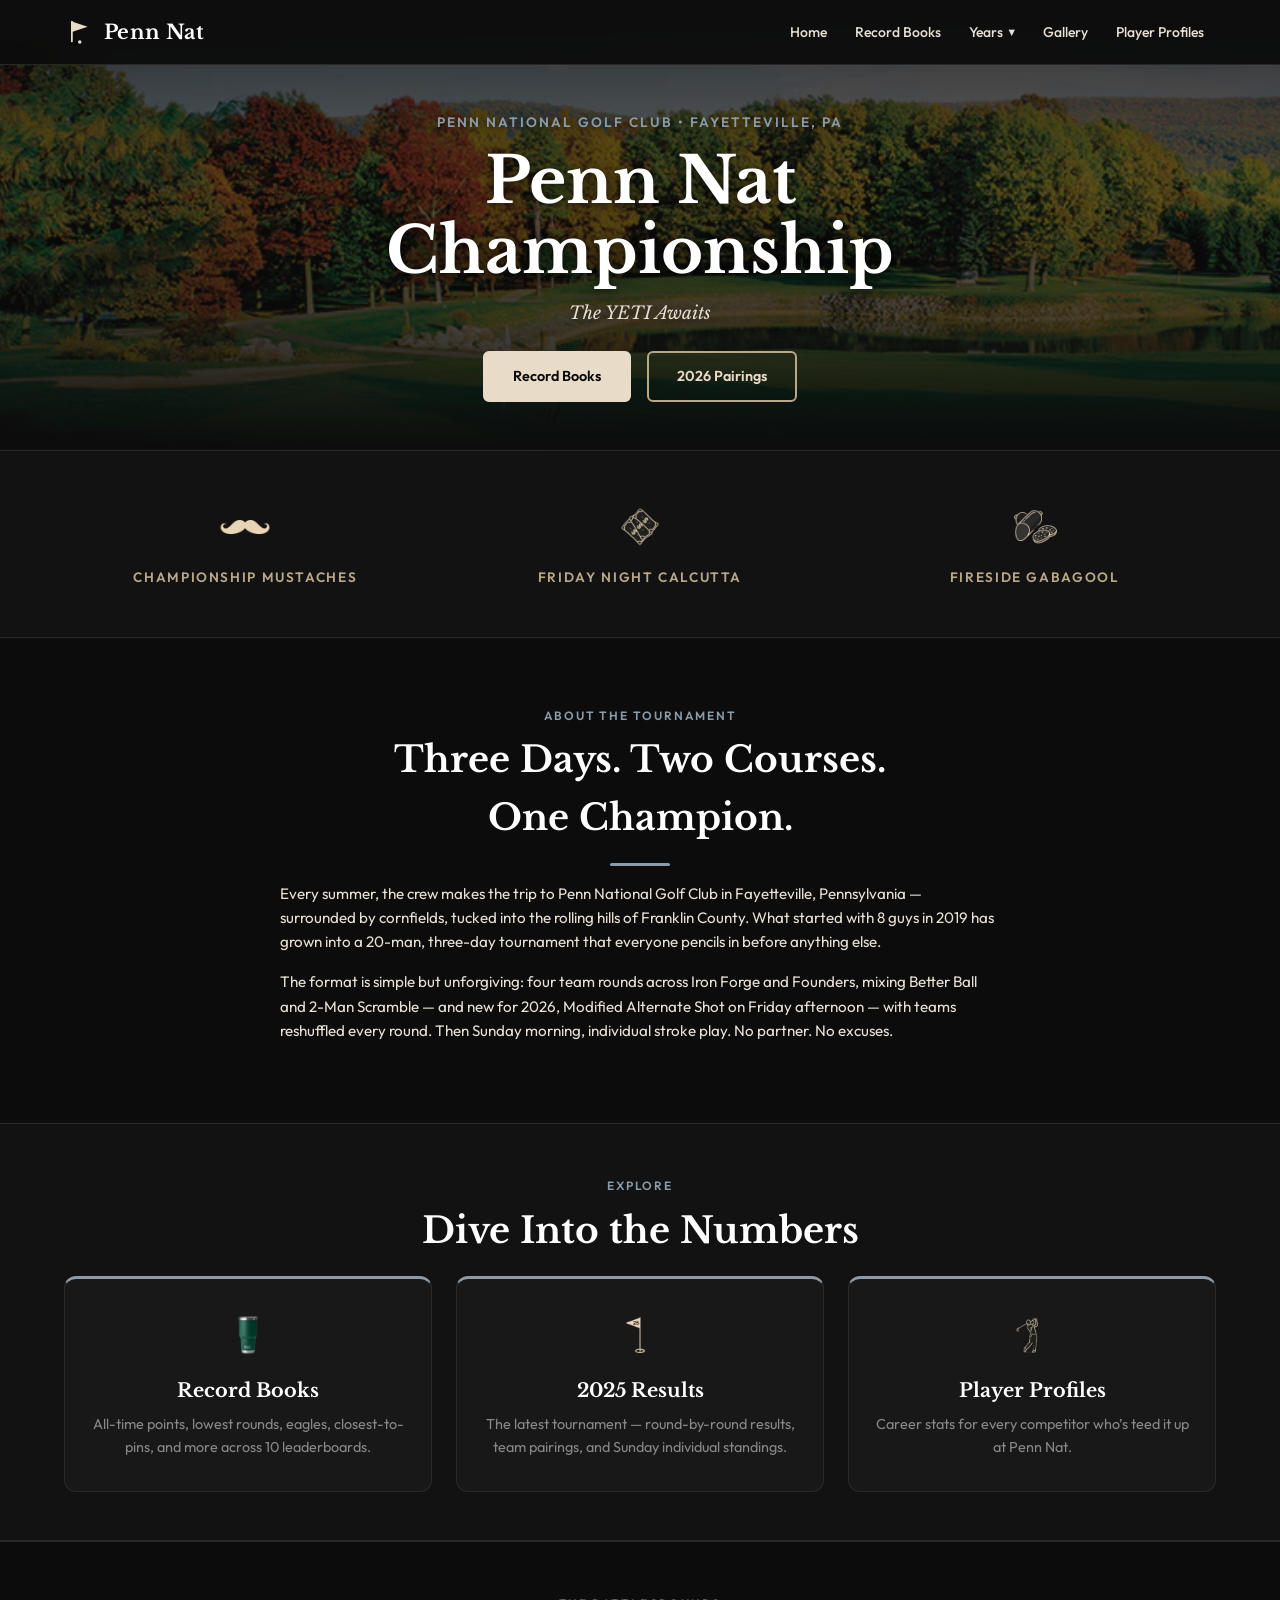
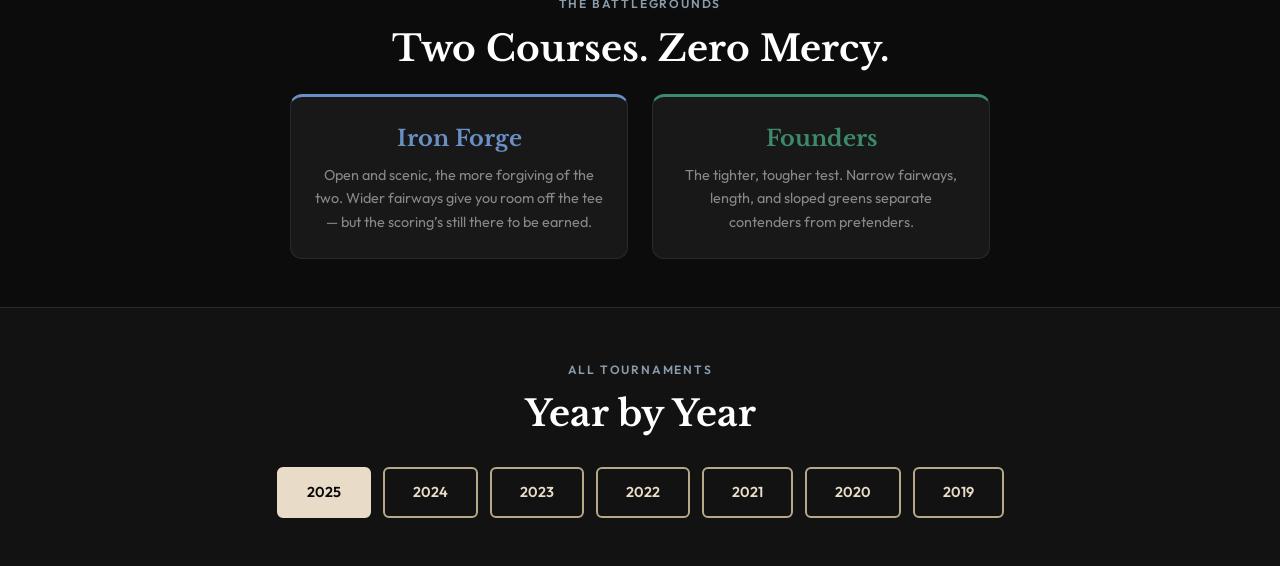
<file: golf-tournament/index.html>
<!DOCTYPE html>
<html lang="en">
<head>
  <meta charset="UTF-8">
  <meta name="viewport" content="width=device-width, initial-scale=1.0">
  <meta name="description" content="Penn Nat Championship — An annual buddies' golf trip at Penn National Golf Club in Fayetteville, PA.">
  <title>Penn Nat Championship</title>
  <link rel="stylesheet" href="styles.css">
</head>
<body>

  <div id="nav-placeholder"></div>
  <script src="shared.js"></script>

  <main>

    <!-- ═══ Hero ═══ -->
    <section class="hero" aria-label="Tournament welcome">
      <div class="hero-content">
        <p class="hero-eyebrow">Penn National Golf Club &bull; Fayetteville, PA</p>
        <h1>Penn Nat Championship</h1>
        <p class="hero-tagline">The YETI Awaits</p>
        <div class="hero-cta">
          <a href="record-books.html" class="btn btn-gold">Record Books</a>
          <a href="2026-pairings.html" class="btn btn-outline">2026 Pairings</a>
        </div>
      </div>
    </section>

    <!-- ═══ Stats Strip ═══ -->
    <section class="stats-strip" aria-label="Tournament statistics">
      <div class="container">
        <div class="stats-grid">
          <div class="stat-item animate-on-scroll">
            <img class="stat-icon" src="mustache.png" alt="Mustache icon">
            <div class="stat-label">Championship Mustaches</div>
          </div>
          <div class="stat-item animate-on-scroll" style="transition-delay:0.1s">
            <img class="stat-icon" src="money.png" alt="Cash icon">
            <div class="stat-label">Friday Night Calcutta</div>
          </div>
          <div class="stat-item animate-on-scroll" style="transition-delay:0.2s">
            <img class="stat-icon" src="gabagool.png" alt="Gabagool icon">
            <div class="stat-label">Fireside Gabagool</div>
          </div>
        </div>
      </div>
    </section>

    <!-- ═══ About ═══ -->
    <section class="about-section" aria-labelledby="about-heading">
      <div class="container">
        <div class="about-inner animate-on-scroll">
          <div class="about-body">
            <span class="section-label">About the Tournament</span>
            <h2 class="section-title" id="about-heading">Three Days. Two Courses.<br>One Champion.</h2>
            <div class="gold-rule"></div>
            <p>
              Every summer, the crew makes the trip to Penn National Golf Club in Fayetteville,
              Pennsylvania &mdash; surrounded by cornfields, tucked into the rolling hills of Franklin County.
              What started with 8 guys in 2019 has grown into a 20-man, three-day tournament that
              everyone pencils in before anything else.
            </p>
            <p>
              The format is simple but unforgiving: four team rounds across Iron Forge and Founders,
              mixing Better Ball and 2-Man Scramble &mdash; and new for 2026, Modified Alternate Shot
              on Friday afternoon &mdash; with teams reshuffled every round.
              Then Sunday morning, individual stroke play. No partner. No excuses.
            </p>
          </div>
        </div>
      </div>
    </section>

    <!-- ═══ Quick Links ═══ -->
    <section class="section" style="background:var(--dark-1);border-top:1px solid var(--dark-4);border-bottom:1px solid var(--dark-4)">
      <div class="container" style="text-align:center">
        <span class="section-label">Explore</span>
        <h2 class="section-title">Dive Into the Numbers</h2>
        <div class="feature-grid">
          <a href="record-books.html" class="feature-card" style="text-decoration:none;color:inherit">
            <div class="feature-card-icon"><img src="yeti-no-background.png" alt="YETI Trophy" style="width:48px;height:auto;margin:0 auto;border-radius:4px"></div>
            <h3>Record Books</h3>
            <p>All-time points, lowest rounds, eagles, closest-to-pins, and more across 10 leaderboards.</p>
          </a>
          <a href="2025.html" class="feature-card" style="text-decoration:none;color:inherit">
            <div class="feature-card-icon"><img src="flag.png" alt="Golf flag icon" style="width:48px;height:auto;margin:0 auto"></div>
            <h3>2025 Results</h3>
            <p>The latest tournament &mdash; round-by-round results, team pairings, and Sunday individual standings.</p>
          </a>
          <a href="players.html" class="feature-card" style="text-decoration:none;color:inherit">
            <div class="feature-card-icon"><img src="golf.png" alt="Golfer icon" style="width:48px;height:auto;margin:0 auto"></div>
            <h3>Player Profiles</h3>
            <p>Career stats for every competitor who&rsquo;s teed it up at Penn Nat.</p>
          </a>
        </div>
      </div>
    </section>

    <!-- ═══ Courses ═══ -->
    <section class="section">
      <div class="container" style="text-align:center">
        <span class="section-label">The Battlegrounds</span>
        <h2 class="section-title">Two Courses. Zero Mercy.</h2>
        <div class="feature-grid" style="max-width:700px;margin:0 auto">
          <div class="card animate-on-scroll" style="border-top:3px solid var(--iron-forge-light);text-align:center">
            <h3 style="font-family:var(--font-display);font-size:1.4rem;color:var(--iron-forge-light);margin-bottom:0.5rem">Iron Forge</h3>
            <p style="color:var(--gray);font-size:0.9rem">Open and scenic, the more forgiving of the two. Wider fairways give you room off the tee &mdash; but the scoring&rsquo;s still there to be earned.</p>
          </div>
          <div class="card animate-on-scroll" style="transition-delay:0.1s;border-top:3px solid var(--founders-light);text-align:center">
            <h3 style="font-family:var(--font-display);font-size:1.4rem;color:var(--founders-light);margin-bottom:0.5rem">Founders</h3>
            <p style="color:var(--gray);font-size:0.9rem">The tighter, tougher test. Narrow fairways, length, and sloped greens separate contenders from pretenders.</p>
          </div>
        </div>
      </div>
    </section>

    <!-- ═══ Past Years ═══ -->
    <section class="section" style="background:var(--dark-1);border-top:1px solid var(--dark-4)">
      <div class="container" style="text-align:center">
        <span class="section-label">All Tournaments</span>
        <h2 class="section-title">Year by Year</h2>
        <div style="display:flex;flex-wrap:wrap;gap:0.75rem;justify-content:center;margin-top:1.5rem">
          <a href="2025.html" class="btn btn-gold">2025</a>
          <a href="2024.html" class="btn btn-outline">2024</a>
          <a href="2023.html" class="btn btn-outline">2023</a>
          <a href="2022.html" class="btn btn-outline">2022</a>
          <a href="2021.html" class="btn btn-outline">2021</a>
          <a href="2020.html" class="btn btn-outline">2020</a>
          <a href="2019.html" class="btn btn-outline">2019</a>
        </div>
      </div>
    </section>

  </main>

  <div id="footer-placeholder"></div>

</body>
</html>
</file>
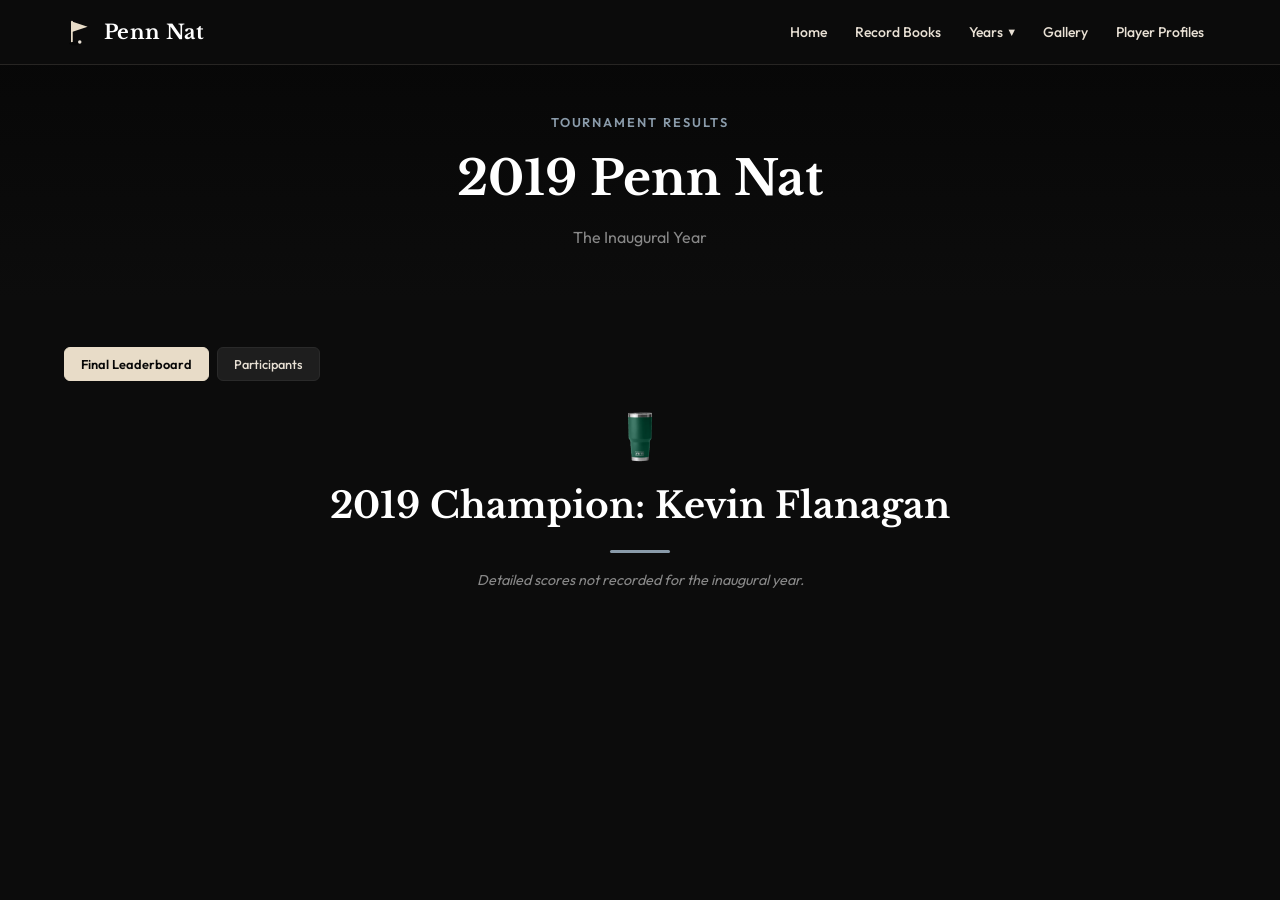
<file: golf-tournament/2019.html>
<!DOCTYPE html>
<html lang="en">
<head>
  <meta charset="UTF-8">
  <meta name="viewport" content="width=device-width, initial-scale=1.0">
  <meta name="description" content="2019 Penn Nat Championship — The Inaugural Year">
  <title>2019 Results — Penn Nat Championship</title>
  <link rel="stylesheet" href="styles.css">
</head>
<body>

  <div id="nav-placeholder"></div>
  <script src="shared.js"></script>

  <main>

    <div class="page-header">
      <div class="container">
        <span class="section-label">Tournament Results</span>
        <h1>2019 Penn Nat</h1>
        <p class="page-subtitle">The Inaugural Year</p>
      </div>
    </div>

    <section class="section">
      <div class="container">

        <!-- Round Tabs -->
        <div class="round-tabs">
          <button class="round-tab-btn active" data-round="round-final">Final Leaderboard</button>
          <button class="round-tab-btn" data-round="round-participants">Participants</button>
        </div>

        <!-- ═══ Final Leaderboard ═══ -->
        <div class="round-panel active" id="round-final">
          <div style="text-align:center;margin-bottom:2rem">
            <img src="yeti-no-background.png" alt="YETI Trophy" class="yeti-trophy">
            <h2 class="section-title">2019 Champion: Kevin Flanagan</h2>
            <div class="gold-rule" style="margin:1rem auto"></div>
            <p style="color:var(--gray);font-size:0.9rem;font-style:italic">Detailed scores not recorded for the inaugural year.</p>
          </div>
        </div>

        <!-- ═══ Participants ═══ -->
        <div class="round-panel" id="round-participants">
        <h2 class="section-title">Participants by Round</h2>
        <div class="gold-rule"></div>

        <p style="text-align:center; color:#888; font-style:italic; margin-bottom:2rem;">Detailed scores not recorded for the inaugural year.</p>

        <!-- Friday Better Ball -->
        <h3 style="margin-top:2rem; margin-bottom:0.5rem;">
          Friday Round 1 &mdash; Better Ball
          <span class="course-badge course-founders" style="margin-left:0.5rem;">Founders</span>
        </h3>
        <div class="data-table-wrap">
          <table class="data-table">
            <thead>
              <tr><th>#</th><th>Player</th></tr>
            </thead>
            <tbody>
              <tr><td>1</td><td>Seth Kaas</td></tr>
              <tr><td>2</td><td>Petey Lytle</td></tr>
              <tr><td>3</td><td>Kevin Flanagan</td></tr>
              <tr><td>4</td><td>Mike Furman</td></tr>
              <tr><td>5</td><td>Bret Custer</td></tr>
              <tr><td>6</td><td>Tommy Farrell</td></tr>
              <tr><td>7</td><td>Gavin Vetrano</td></tr>
              <tr><td>8</td><td>Eric Upchurch</td></tr>
            </tbody>
          </table>
        </div>

        <!-- Friday Scramble -->
        <h3 style="margin-top:2rem; margin-bottom:0.5rem;">
          Friday Round 2 &mdash; 2 Man Scramble
          <span class="course-badge course-forge" style="margin-left:0.5rem;">Iron Forge</span>
        </h3>
        <div class="data-table-wrap">
          <table class="data-table">
            <thead>
              <tr><th>#</th><th>Player</th></tr>
            </thead>
            <tbody>
              <tr><td>1</td><td>Seth Kaas</td></tr>
              <tr><td>2</td><td>Mike Furman</td></tr>
              <tr><td>3</td><td>Gavin Vetrano</td></tr>
              <tr><td>4</td><td>Bret Custer</td></tr>
              <tr><td>5</td><td>Petey Lytle</td></tr>
              <tr><td>6</td><td>Kevin Flanagan</td></tr>
              <tr><td>7</td><td>Tommy Farrell</td></tr>
              <tr><td>8</td><td>Eric Upchurch</td></tr>
            </tbody>
          </table>
        </div>

        <!-- Saturday Better Ball -->
        <h3 style="margin-top:2rem; margin-bottom:0.5rem;">
          Saturday Round 1 &mdash; Better Ball
          <span class="course-badge course-forge" style="margin-left:0.5rem;">Iron Forge</span>
        </h3>
        <div class="data-table-wrap">
          <table class="data-table">
            <thead>
              <tr><th>#</th><th>Player</th><th>Notes</th></tr>
            </thead>
            <tbody>
              <tr><td>1</td><td>Seth Kaas</td><td></td></tr>
              <tr><td>2</td><td>Tommy Farrell</td><td></td></tr>
              <tr><td>3</td><td>Gavin Vetrano</td><td></td></tr>
              <tr><td>4</td><td>Eric Upchurch</td><td></td></tr>
              <tr><td>5</td><td>Mike Furman</td><td></td></tr>
              <tr><td>6</td><td>Kevin Flanagan</td><td></td></tr>
              <tr><td>7</td><td>Bret Custer</td><td></td></tr>
              <tr><td>8</td><td>Petey Lytle</td><td></td></tr>
              <tr><td>9</td><td>Anthony Farrell</td><td>Joined for Saturday</td></tr>
              <tr><td>10</td><td>Michael Ballard</td><td>Joined for Saturday</td></tr>
              <tr><td>11</td><td>Tim Boykin</td><td></td></tr>
              <tr><td>12</td><td>Obie Boykin</td><td></td></tr>
            </tbody>
          </table>
        </div>

        <!-- Saturday Scramble -->
        <h3 style="margin-top:2rem; margin-bottom:0.5rem;">
          Saturday Round 2 &mdash; 2 Man Scramble
          <span class="course-badge course-founders" style="margin-left:0.5rem;">Founders</span>
        </h3>
        <div class="data-table-wrap">
          <table class="data-table">
            <thead>
              <tr><th>#</th><th>Player</th><th>Notes</th></tr>
            </thead>
            <tbody>
              <tr><td>1</td><td>Seth Kaas</td><td></td></tr>
              <tr><td>2</td><td>Bret Custer</td><td></td></tr>
              <tr><td>3</td><td>Petey Lytle</td><td></td></tr>
              <tr><td>4</td><td>Mike Furman</td><td></td></tr>
              <tr><td>5</td><td>Gavin Vetrano</td><td></td></tr>
              <tr><td>6</td><td>Kevin Flanagan</td><td></td></tr>
              <tr><td>7</td><td>Eric Upchurch</td><td></td></tr>
              <tr><td>8</td><td>Tommy Farrell</td><td></td></tr>
              <tr><td>9</td><td>Anthony Farrell</td><td>Joined for Saturday</td></tr>
              <tr><td>10</td><td>Michael Ballard</td><td>Joined for Saturday</td></tr>
              <tr><td>11</td><td>Tim Boykin</td><td></td></tr>
              <tr><td>12</td><td>Obie Boykin</td><td></td></tr>
            </tbody>
          </table>
        </div>

        <!-- Sunday -->
        <h3 style="margin-top:2rem; margin-bottom:0.5rem;">
          Sunday &mdash; Modified Net Stableford
          <span class="course-badge course-forge" style="margin-left:0.5rem;">Iron Forge</span>
        </h3>
        <div class="data-table-wrap">
          <table class="data-table">
            <thead>
              <tr><th>#</th><th>Player</th><th>Notes</th></tr>
            </thead>
            <tbody>
              <tr><td>1</td><td>Seth Kaas</td><td></td></tr>
              <tr><td>2</td><td>Eric Upchurch</td><td></td></tr>
              <tr><td>3</td><td>Gavin Vetrano</td><td></td></tr>
              <tr><td>4</td><td>Tommy Farrell</td><td></td></tr>
              <tr><td>5</td><td>Kevin Flanagan</td><td></td></tr>
              <tr><td>6</td><td>Bret Custer</td><td></td></tr>
              <tr><td>7</td><td>Petey Lytle</td><td></td></tr>
              <tr><td>8</td><td>Michael Ballard</td><td>Joined for Saturday</td></tr>
            </tbody>
          </table>
        </div>

        </div>

      </div>
    </section>

  </main>

  <div id="footer-placeholder"></div>

  <script>
    PennNat.initRoundTabs();
  </script>

</body>
</html>
</file>
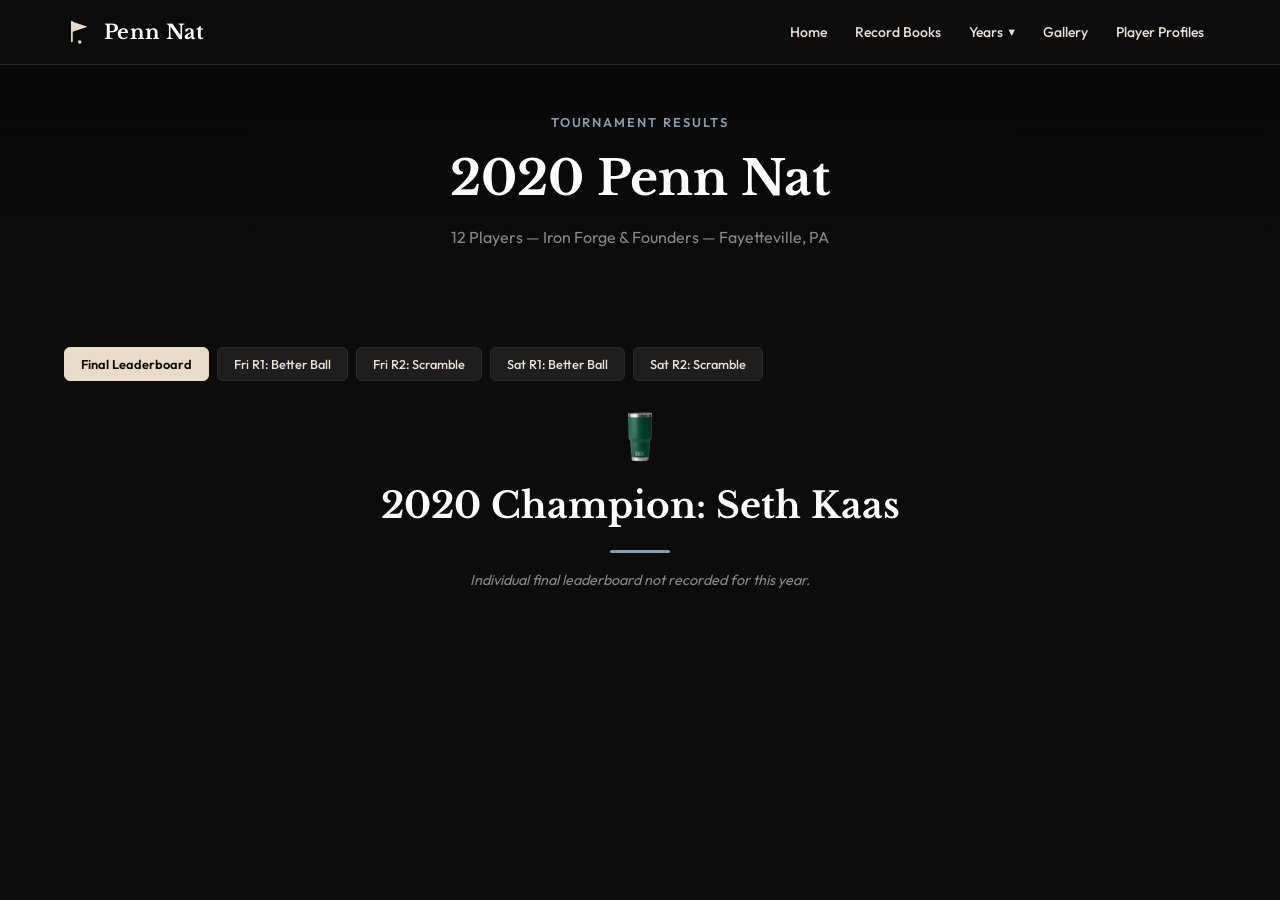
<file: golf-tournament/2020.html>
<!DOCTYPE html>
<html lang="en">
<head>
  <meta charset="UTF-8">
  <meta name="viewport" content="width=device-width, initial-scale=1.0">
  <meta name="description" content="2020 Penn Nat Championship Results">
  <title>2020 Results — Penn Nat Championship</title>
  <link rel="stylesheet" href="styles.css">
</head>
<body>

  <div id="nav-placeholder"></div>
  <script src="shared.js"></script>

  <main>

    <div class="page-header">
      <div class="container">
        <span class="section-label">Tournament Results</span>
        <h1>2020 Penn Nat</h1>
        <p class="page-subtitle">12 Players &mdash; Iron Forge &amp; Founders &mdash; Fayetteville, PA</p>
      </div>
    </div>

    <section class="section">
      <div class="container">

        <!-- Round Tabs -->
        <div class="round-tabs">
          <button class="round-tab-btn active" data-round="round-final">Final Leaderboard</button>
          <button class="round-tab-btn" data-round="round-1">Fri R1: Better Ball</button>
          <button class="round-tab-btn" data-round="round-2">Fri R2: Scramble</button>
          <button class="round-tab-btn" data-round="round-3">Sat R1: Better Ball</button>
          <button class="round-tab-btn" data-round="round-4">Sat R2: Scramble</button>
        </div>

        <!-- ═══ Final Leaderboard ═══ -->
        <div class="round-panel active" id="round-final">
          <div style="text-align:center;margin-bottom:2rem">
            <img src="yeti-no-background.png" alt="YETI Trophy" class="yeti-trophy">
            <h2 class="section-title">2020 Champion: Seth Kaas</h2>
            <div class="gold-rule" style="margin:1rem auto"></div>
            <p style="color:var(--gray);font-size:0.9rem;font-style:italic">Individual final leaderboard not recorded for this year.</p>
          </div>
        </div>

        <!-- ═══ Round 1: Better Ball ═══ -->
        <div class="round-panel" id="round-1">
          <div class="round-info">
            <span class="round-info-item"><strong>Round 1</strong></span>
            <span class="round-info-divider">|</span>
            <span class="round-info-item"><span class="course-badge course-forge">Iron Forge</span> Blue Tees</span>
            <span class="round-info-divider">|</span>
            <span class="round-info-item">Better Ball (Net Stroke Play)</span>
            <span class="round-info-divider">|</span>
            <span class="round-info-item">Friday 10:30 AM</span>
          </div>

          <div class="data-table-wrap">
            <table class="data-table">
              <thead>
                <tr>
                  <th style="width:50px">Place</th>
                  <th>Team</th>
                  <th class="col-num">HCPs</th>
                  <th class="col-num">Net Score</th>
                </tr>
              </thead>
              <tbody>
                <tr><td><span class="place-badge place-1st">1st</span></td><td>Gavin Vetrano &amp; Niko Mikolike</td><td class="col-num">(16, 10)</td><td class="col-num"><strong>59</strong></td></tr>
                <tr><td><span class="place-badge place-2nd">2nd</span></td><td>Seth Kaas &amp; Petey Lytle</td><td class="col-num">(18, 13)</td><td class="col-num"><strong>61</strong></td></tr>
                <tr><td><span class="place-badge place-3rd">3rd</span></td><td>Bret Custer &amp; Mike Shipway</td><td class="col-num">(7, 7)</td><td class="col-num"><strong>63</strong></td></tr>
                <tr><td><span class="place-other">4th</span></td><td>Anthony Farrell &amp; Lucas Huddleston</td><td class="col-num">(11, 9)</td><td class="col-num">64</td></tr>
                <tr><td><span class="place-other">5th</span></td><td>Tommy Farrell &amp; Mike Furman</td><td class="col-num">(11, 2)</td><td class="col-num">66</td></tr>
                <tr><td><span class="place-other">6th</span></td><td>Dan Allen &amp; Eric Upchurch</td><td class="col-num">(17, 20)</td><td class="col-num">73</td></tr>
              </tbody>
            </table>
          </div>
        </div>

        <!-- ═══ Round 2: Scramble ═══ -->
        <div class="round-panel" id="round-2">
          <div class="round-info">
            <span class="round-info-item"><strong>Round 2</strong></span>
            <span class="round-info-divider">|</span>
            <span class="round-info-item"><span class="course-badge course-founders">Founders</span> Dark Green Tees</span>
            <span class="round-info-divider">|</span>
            <span class="round-info-item">2-Man Scramble</span>
            <span class="round-info-divider">|</span>
            <span class="round-info-item">Friday 4:05 PM</span>
          </div>

          <div class="data-table-wrap">
            <table class="data-table">
              <thead>
                <tr>
                  <th style="width:50px">Place</th>
                  <th>Team</th>
                  <th class="col-num">HCPs</th>
                  <th class="col-num">Team HCP</th>
                  <th class="col-num">Score (Net)</th>
                </tr>
              </thead>
              <tbody>
                <tr><td><span class="place-badge place-1st">1st</span></td><td>Seth Kaas &amp; Anthony Farrell</td><td class="col-num">(18, 10)</td><td class="col-num">6.2</td><td class="col-num"><strong>-1 (-7.2)</strong></td></tr>
                <tr><td><span class="place-badge place-2nd">2nd</span></td><td>Gavin Vetrano &amp; Bret Custer</td><td class="col-num">(15, 6)</td><td class="col-num">4.35</td><td class="col-num"><strong>-3 (-7.35)</strong></td></tr>
                <tr><td><span class="place-badge place-3rd">3rd</span></td><td>Tommy Farrell &amp; Lucas Huddleston</td><td class="col-num">(10, 9)</td><td class="col-num">4.65</td><td class="col-num"><strong>-2 (-6.65)</strong></td></tr>
                <tr><td><span class="place-other">4th</span></td><td>Niko Mikolike &amp; Petey Lytle</td><td class="col-num">(10, 13)</td><td class="col-num">5.45</td><td class="col-num">-1 (-6.45)</td></tr>
                <tr><td><span class="place-other">5th</span></td><td>Mike Shipway &amp; Dan Allen</td><td class="col-num">(6, 17)</td><td class="col-num">4.65</td><td class="col-num">+2 (-2.65)</td></tr>
                <tr><td><span class="place-other">6th</span></td><td>Mike Furman &amp; Eric Upchurch</td><td class="col-num">(2, 20)</td><td class="col-num">3.7</td><td class="col-num">+2 (-1.7)</td></tr>
              </tbody>
            </table>
          </div>

          <div class="footnote">
            <strong>Scramble HCP formula:</strong> Team handicap = 35% of lower HCP + 15% of higher HCP.
          </div>
        </div>

        <!-- ═══ Round 3: Better Ball ═══ -->
        <div class="round-panel" id="round-3">
          <div class="round-info">
            <span class="round-info-item"><strong>Round 3</strong></span>
            <span class="round-info-divider">|</span>
            <span class="round-info-item"><span class="course-badge course-founders">Founders</span> Dark Green Tees</span>
            <span class="round-info-divider">|</span>
            <span class="round-info-item">Better Ball (Net Stroke Play)</span>
            <span class="round-info-divider">|</span>
            <span class="round-info-item">Saturday 7:55 AM</span>
          </div>

          <div class="data-table-wrap">
            <table class="data-table">
              <thead>
                <tr>
                  <th style="width:50px">Place</th>
                  <th>Team</th>
                  <th class="col-num">HCPs</th>
                  <th class="col-num">Net Score</th>
                </tr>
              </thead>
              <tbody>
                <tr><td><span class="place-badge place-1st">1st</span></td><td>Seth Kaas &amp; Tom Farrell Sr</td><td class="col-num">(18, 12)</td><td class="col-num"><strong>55</strong></td></tr>
                <tr><td><span class="place-badge place-2nd">2nd</span></td><td>Petey Lytle &amp; Gavin Vetrano</td><td class="col-num">(13, 15)</td><td class="col-num"><strong>63</strong></td></tr>
                <tr><td><span class="place-badge place-3rd">3rd</span></td><td>Niko Mikolike &amp; Eric Upchurch</td><td class="col-num">(10, 20)</td><td class="col-num"><strong>64</strong></td></tr>
                <tr><td><span class="place-other">4th</span></td><td>Tommy Farrell &amp; Bret Custer</td><td class="col-num">(10, 6)</td><td class="col-num">69</td></tr>
                <tr><td><span class="place-other">5th</span></td><td>Anthony Farrell &amp; Mike Shipway</td><td class="col-num">(10, 6)</td><td class="col-num">70</td></tr>
                <tr><td><span class="place-other">6th</span></td><td>Mike Furman &amp; Dan Allen</td><td class="col-num">(2, 17)</td><td class="col-num">74</td></tr>
              </tbody>
            </table>
          </div>
        </div>

        <!-- ═══ Round 4: Scramble ═══ -->
        <div class="round-panel" id="round-4">
          <div class="round-info">
            <span class="round-info-item"><strong>Round 4</strong></span>
            <span class="round-info-divider">|</span>
            <span class="round-info-item"><span class="course-badge course-forge">Iron Forge</span> White Tees</span>
            <span class="round-info-divider">|</span>
            <span class="round-info-item">2-Man Scramble</span>
            <span class="round-info-divider">|</span>
            <span class="round-info-item">Saturday 1:30 PM</span>
          </div>

          <div class="data-table-wrap">
            <table class="data-table">
              <thead>
                <tr>
                  <th style="width:50px">Place</th>
                  <th>Team</th>
                  <th class="col-num">HCPs</th>
                  <th class="col-num">Team HCP</th>
                  <th class="col-num">Score (Net)</th>
                </tr>
              </thead>
              <tbody>
                <tr><td><span class="place-badge place-1st">1st</span></td><td>Petey Lytle &amp; Mike Furman</td><td class="col-num">(12, 1)</td><td class="col-num">2.15</td><td class="col-num"><strong>-8 (-10.15)</strong></td></tr>
                <tr><td><span class="place-badge place-2nd">2nd</span></td><td>Seth Kaas &amp; Bret Custer</td><td class="col-num">(16, 5)</td><td class="col-num">4.15</td><td class="col-num"><strong>-5 (-9.15)</strong></td></tr>
                <tr><td><span class="place-badge place-3rd">3rd</span></td><td>Tommy Farrell &amp; Mike Shipway</td><td class="col-num">(9, 5)</td><td class="col-num">3.1</td><td class="col-num"><strong>-4 (-7.1)</strong></td></tr>
                <tr><td><span class="place-other">4th</span></td><td>Anthony Farrell &amp; Eric Upchurch</td><td class="col-num">(10, 19)</td><td class="col-num">6.35</td><td class="col-num">+1 (-5.35)</td></tr>
                <tr><td><span class="place-other">5th</span></td><td>Gavin Vetrano &amp; Tom Farrell Sr</td><td class="col-num">(14, 9)</td><td class="col-num">5.25</td><td class="col-num">+1 (-4.25)</td></tr>
                <tr><td><span class="place-other">6th</span></td><td>Niko Mikolike &amp; Dan Allen</td><td class="col-num">(9, 15)</td><td class="col-num">5.4</td><td class="col-num">+2 (-3.4)</td></tr>
              </tbody>
            </table>
          </div>

          <div class="footnote">
            <strong>Scramble HCP formula:</strong> Team handicap = 35% of lower HCP + 15% of higher HCP.
          </div>
        </div>

      </div>
    </section>

  </main>

  <div id="footer-placeholder"></div>

  <script>
    PennNat.initRoundTabs();
  </script>

</body>
</html>
</file>
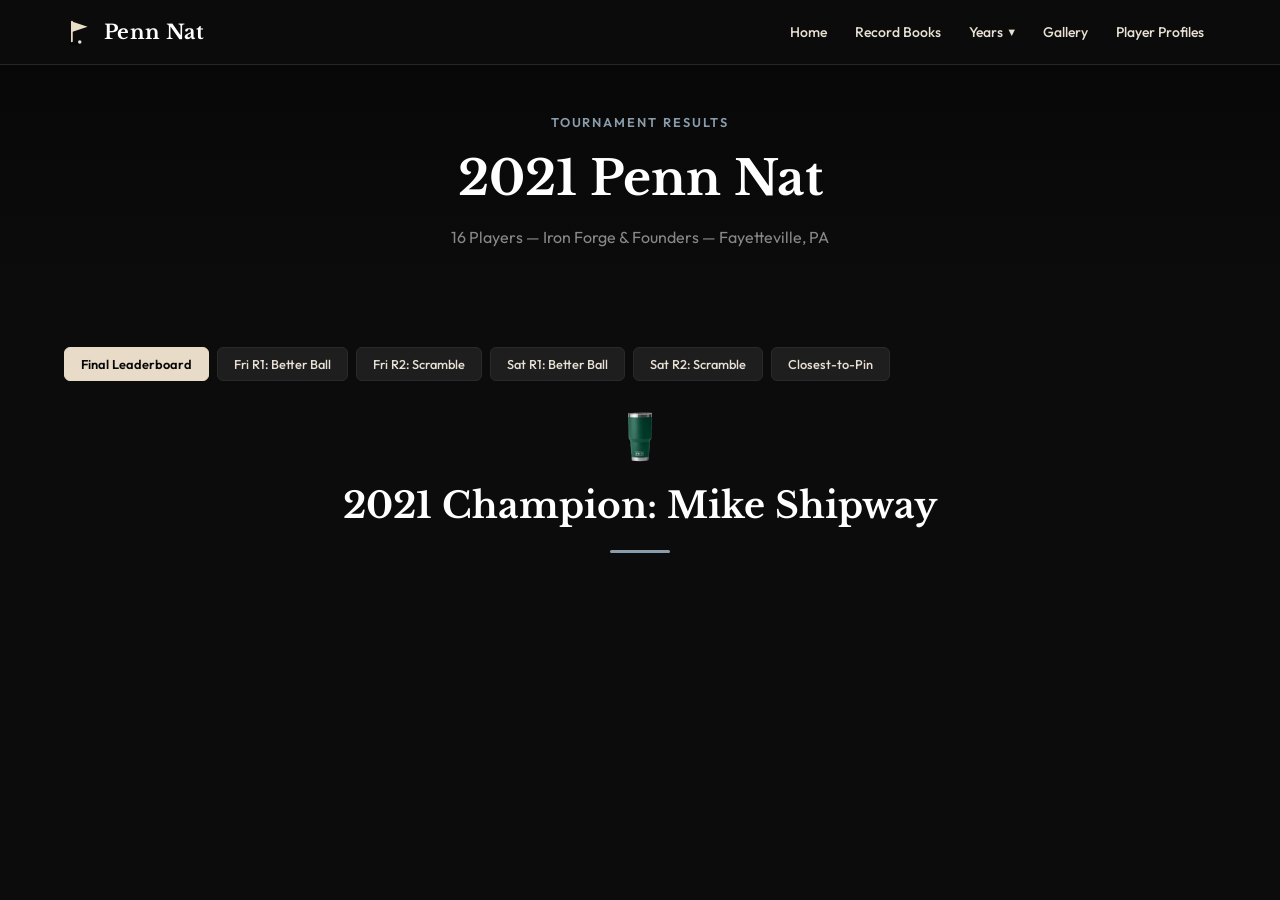
<file: golf-tournament/2021.html>
<!DOCTYPE html>
<html lang="en">
<head>
  <meta charset="UTF-8">
  <meta name="viewport" content="width=device-width, initial-scale=1.0">
  <meta name="description" content="2021 Penn Nat Championship Results">
  <title>2021 Results — Penn Nat Championship</title>
  <link rel="stylesheet" href="styles.css">
</head>
<body>

  <div id="nav-placeholder"></div>
  <script src="shared.js"></script>

  <main>

    <div class="page-header">
      <div class="container">
        <span class="section-label">Tournament Results</span>
        <h1>2021 Penn Nat</h1>
        <p class="page-subtitle">16 Players &mdash; Iron Forge &amp; Founders &mdash; Fayetteville, PA</p>
      </div>
    </div>

    <section class="section">
      <div class="container">

        <!-- Round Tabs -->
        <div class="round-tabs">
          <button class="round-tab-btn active" data-round="round-final">Final Leaderboard</button>
          <button class="round-tab-btn" data-round="round-1">Fri R1: Better Ball</button>
          <button class="round-tab-btn" data-round="round-2">Fri R2: Scramble</button>
          <button class="round-tab-btn" data-round="round-3">Sat R1: Better Ball</button>
          <button class="round-tab-btn" data-round="round-4">Sat R2: Scramble</button>
          <button class="round-tab-btn" data-round="round-ctp">Closest-to-Pin</button>
        </div>

        <!-- ═══ Final Leaderboard ═══ -->
        <div class="round-panel active" id="round-final">
          <div style="text-align:center;margin-bottom:2rem">
            <img src="yeti-no-background.png" alt="YETI Trophy" class="yeti-trophy">
            <h2 class="section-title">2021 Champion: Mike Shipway</h2>
            <div class="gold-rule" style="margin:1rem auto"></div>
          </div>
        </div>

        <!-- ═══ Round 1: Better Ball ═══ -->
        <div class="round-panel" id="round-1">
          <div class="round-info">
            <span class="round-info-item"><strong>Round 1</strong></span>
            <span class="round-info-divider">|</span>
            <span class="round-info-item"><span class="course-badge course-founders">Founders</span> Dark Green Tees</span>
            <span class="round-info-divider">|</span>
            <span class="round-info-item">Better Ball (Net Stroke Play)</span>
            <span class="round-info-divider">|</span>
            <span class="round-info-item">Friday 10:35 AM</span>
          </div>

          <div class="data-table-wrap">
            <table class="data-table">
              <thead>
                <tr>
                  <th style="width:50px">Place</th>
                  <th>Team</th>
                  <th class="col-num">HCPs</th>
                  <th class="col-num">Net Score</th>
                </tr>
              </thead>
              <tbody>
                <tr><td><span class="place-badge place-1st">1st</span></td><td>Bret Custer &amp; Mark Graner</td><td class="col-num">(7, 18)</td><td class="col-num"><strong>60</strong></td></tr>
                <tr><td><span class="place-badge place-2nd">2nd</span></td><td>Anthony Farrell &amp; Mike Furman</td><td class="col-num">(9, 2)</td><td class="col-num"><strong>62</strong></td></tr>
                <tr><td><span class="place-badge place-3rd">3rd</span></td><td>Eric Upchurch &amp; Mike Shipway</td><td class="col-num">(22, 9)</td><td class="col-num"><strong>63</strong></td></tr>
                <tr><td><span class="place-other">T4th</span></td><td>Seth Kaas &amp; Tim Boykin</td><td class="col-num">(15, 23)</td><td class="col-num">65</td></tr>
                <tr><td><span class="place-other">T4th</span></td><td>Blaine Sitzmann &amp; Petey Lytle</td><td class="col-num">(22, 10)</td><td class="col-num">65</td></tr>
                <tr><td><span class="place-other">6th</span></td><td>Tommy Farrell &amp; Ramesh Sundaresan</td><td class="col-num">(14, 1)</td><td class="col-num">66</td></tr>
                <tr><td><span class="place-other">T7th</span></td><td>Chase Bertke &amp; Gavin Vetrano</td><td class="col-num">(6, 11)</td><td class="col-num">71</td></tr>
                <tr><td><span class="place-other">T7th</span></td><td>Tom Farrell Sr &amp; Paul Duplessis</td><td class="col-num">(11, 11)</td><td class="col-num">71</td></tr>
              </tbody>
            </table>
          </div>
        </div>

        <!-- ═══ Round 2: Scramble ═══ -->
        <div class="round-panel" id="round-2">
          <div class="round-info">
            <span class="round-info-item"><strong>Round 2</strong></span>
            <span class="round-info-divider">|</span>
            <span class="round-info-item"><span class="course-badge course-forge">Iron Forge</span> Blue Tees</span>
            <span class="round-info-divider">|</span>
            <span class="round-info-item">2-Man Scramble</span>
            <span class="round-info-divider">|</span>
            <span class="round-info-item">Friday 3:40 PM</span>
          </div>

          <div class="data-table-wrap">
            <table class="data-table">
              <thead>
                <tr>
                  <th style="width:50px">Place</th>
                  <th>Team</th>
                  <th class="col-num">HCPs</th>
                  <th class="col-num">Team HCP</th>
                  <th class="col-num">Net Score</th>
                </tr>
              </thead>
              <tbody>
                <tr><td><span class="place-badge place-1st">1st</span></td><td>Mike Shipway &amp; Seth Kaas</td><td class="col-num">(10, 16)</td><td class="col-num">5.9</td><td class="col-num"><strong>&minus;8.9</strong></td></tr>
                <tr><td><span class="place-badge place-2nd">2nd</span></td><td>Mike Furman &amp; Blaine Sitzmann</td><td class="col-num">(2, 23)</td><td class="col-num">4.15</td><td class="col-num"><strong>&minus;8.15</strong></td></tr>
                <tr><td><span class="place-badge place-3rd">3rd</span></td><td>Anthony Farrell &amp; Tommy Farrell</td><td class="col-num">(10, 14)</td><td class="col-num">5.6</td><td class="col-num"><strong>&minus;6.6</strong></td></tr>
                <tr><td><span class="place-other">4th</span></td><td>Petey Lytle &amp; Tom Farrell Sr</td><td class="col-num">(11, 11)</td><td class="col-num">5.5</td><td class="col-num">&minus;5.5</td></tr>
                <tr><td><span class="place-other">5th</span></td><td>Paul Duplessis &amp; Mark Graner</td><td class="col-num">(12, 19)</td><td class="col-num">7.05</td><td class="col-num">&minus;5.05</td></tr>
                <tr><td><span class="place-other">6th</span></td><td>Chase Bertke &amp; Bret Custer</td><td class="col-num">(7, 8)</td><td class="col-num">3.65</td><td class="col-num">&minus;4.65</td></tr>
                <tr><td><span class="place-other">7th</span></td><td>Ramesh Sundaresan &amp; Eric Upchurch</td><td class="col-num">(2, 23)</td><td class="col-num">4.15</td><td class="col-num">&minus;4.15</td></tr>
                <tr><td><span class="place-other">8th</span></td><td>Gavin Vetrano &amp; Tim Boykin</td><td class="col-num">(11, 24)</td><td class="col-num">7.45</td><td class="col-num">0.45</td></tr>
              </tbody>
            </table>
          </div>

          <div class="footnote">
            <strong>Scramble HCP formula:</strong> Team handicap = 35% of lower HCP + 15% of higher HCP.
          </div>
        </div>

        <!-- ═══ Round 3: Better Ball ═══ -->
        <div class="round-panel" id="round-3">
          <div class="round-info">
            <span class="round-info-item"><strong>Round 3</strong></span>
            <span class="round-info-divider">|</span>
            <span class="round-info-item"><span class="course-badge course-forge">Iron Forge</span> Blue Tees</span>
            <span class="round-info-divider">|</span>
            <span class="round-info-item">Better Ball (Net Stroke Play)</span>
            <span class="round-info-divider">|</span>
            <span class="round-info-item">Saturday 8:40 AM</span>
          </div>

          <div class="data-table-wrap">
            <table class="data-table">
              <thead>
                <tr>
                  <th style="width:50px">Place</th>
                  <th>Team</th>
                  <th class="col-num">HCPs</th>
                  <th class="col-num">Net Score</th>
                </tr>
              </thead>
              <tbody>
                <tr><td><span class="place-badge place-1st">T1st</span></td><td>Mike Shipway &amp; Tommy Farrell</td><td class="col-num">(10, 14)</td><td class="col-num"><strong>62</strong></td></tr>
                <tr><td><span class="place-badge place-1st">T1st</span></td><td>Anthony Farrell &amp; Petey Lytle</td><td class="col-num">(10, 11)</td><td class="col-num"><strong>62</strong></td></tr>
                <tr><td><span class="place-badge place-3rd">3rd</span></td><td>Tim Boykin &amp; Bret Custer</td><td class="col-num">(24, 8)</td><td class="col-num"><strong>63</strong></td></tr>
                <tr><td><span class="place-other">4th</span></td><td>Gavin Vetrano &amp; Eric Upchurch</td><td class="col-num">(11, 23)</td><td class="col-num">64</td></tr>
                <tr><td><span class="place-other">5th</span></td><td>Paul Duplessis &amp; Chase Bertke</td><td class="col-num">(12, 7)</td><td class="col-num">65</td></tr>
                <tr><td><span class="place-other">6th</span></td><td>Seth Kaas &amp; Tom Farrell Sr</td><td class="col-num">(16, 11)</td><td class="col-num">67</td></tr>
                <tr><td><span class="place-other">7th</span></td><td>Mike Furman &amp; Mark Graner</td><td class="col-num">(2, 19)</td><td class="col-num">70</td></tr>
                <tr><td><span class="place-other">8th</span></td><td>Ramesh Sundaresan &amp; Blaine Sitzmann</td><td class="col-num">(2, 23)</td><td class="col-num">ESC</td></tr>
              </tbody>
            </table>
          </div>
        </div>

        <!-- ═══ Round 4: Scramble ═══ -->
        <div class="round-panel" id="round-4">
          <div class="round-info">
            <span class="round-info-item"><strong>Round 4</strong></span>
            <span class="round-info-divider">|</span>
            <span class="round-info-item"><span class="course-badge course-founders">Founders</span> Dark Green Tees</span>
            <span class="round-info-divider">|</span>
            <span class="round-info-item">2-Man Scramble</span>
            <span class="round-info-divider">|</span>
            <span class="round-info-item">Saturday 2:45 PM</span>
          </div>

          <div class="data-table-wrap">
            <table class="data-table">
              <thead>
                <tr>
                  <th style="width:50px">Place</th>
                  <th>Team</th>
                  <th class="col-num">HCPs</th>
                  <th class="col-num">Team HCP</th>
                  <th class="col-num">Net Score</th>
                </tr>
              </thead>
              <tbody>
                <tr><td><span class="place-badge place-1st">1st</span></td><td>Mike Shipway &amp; Mark Graner</td><td class="col-num">(9, 18)</td><td class="col-num">5.85</td><td class="col-num"><strong>&minus;8.85</strong></td></tr>
                <tr><td><span class="place-badge place-2nd">2nd</span></td><td>Anthony Farrell &amp; Paul Duplessis</td><td class="col-num">(9, 11)</td><td class="col-num">4.8</td><td class="col-num"><strong>&minus;6.8</strong></td></tr>
                <tr><td><span class="place-badge place-3rd">3rd</span></td><td>Mike Furman &amp; Eric Upchurch</td><td class="col-num">(2, 22)</td><td class="col-num">4.0</td><td class="col-num"><strong>&minus;6.0</strong></td></tr>
                <tr><td><span class="place-other">4th</span></td><td>Chase Bertke &amp; Tommy Farrell</td><td class="col-num">(6, 14)</td><td class="col-num">4.2</td><td class="col-num">&minus;5.2</td></tr>
                <tr><td><span class="place-other">5th</span></td><td>Petey Lytle &amp; Tim Boykin</td><td class="col-num">(10, 23)</td><td class="col-num">6.95</td><td class="col-num">&minus;4.95</td></tr>
                <tr><td><span class="place-other">6th</span></td><td>Ramesh Sundaresan &amp; Seth Kaas</td><td class="col-num">(1, 15)</td><td class="col-num">2.6</td><td class="col-num">&minus;2.6</td></tr>
                <tr><td><span class="place-other">7th</span></td><td>Bret Custer &amp; Blaine Sitzmann</td><td class="col-num">(7, 22)</td><td class="col-num">5.75</td><td class="col-num">&minus;0.75</td></tr>
                <tr><td><span class="place-other">8th</span></td><td>Gavin Vetrano &amp; Tom Farrell Sr</td><td class="col-num">(11, 11)</td><td class="col-num">5.5</td><td class="col-num">2.5</td></tr>
              </tbody>
            </table>
          </div>

          <div class="footnote">
            <strong>Scramble HCP formula:</strong> Team handicap = 35% of lower HCP + 15% of higher HCP.
          </div>
        </div>

        <!-- ═══ Closest-to-Pin ═══ -->
        <div class="round-panel" id="round-ctp">
          <h2 class="section-title">Closest-to-Pin Winners</h2>
          <div class="gold-rule"></div>

          <div class="awards-grid">
            <div class="award-card"><div class="award-card-label">Friday Founders &mdash; #9</div><div class="award-card-winner">Mike Furman</div></div>
            <div class="award-card"><div class="award-card-label">Friday Iron Forge &mdash; #6</div><div class="award-card-winner">Mark Graner</div></div>
            <div class="award-card"><div class="award-card-label">Saturday Iron Forge &mdash; #6</div><div class="award-card-winner">Gavin Vetrano</div></div>
            <div class="award-card"><div class="award-card-label">Saturday Founders &mdash; #9</div><div class="award-card-winner">Chase Bertke</div></div>
            <div class="award-card"><div class="award-card-label">Friday Founders &mdash; #17</div><div class="award-card-winner">Bret Custer</div></div>
            <div class="award-card"><div class="award-card-label">Friday Iron Forge &mdash; #13</div><div class="award-card-winner">Gavin Vetrano</div></div>
            <div class="award-card"><div class="award-card-label">Saturday Iron Forge &mdash; #13</div><div class="award-card-winner">Tom Farrell Sr</div></div>
            <div class="award-card"><div class="award-card-label">Saturday Founders &mdash; #17</div><div class="award-card-winner">Eric Upchurch</div></div>
          </div>
        </div>

      </div>
    </section>

  </main>

  <div id="footer-placeholder"></div>

  <script>
    PennNat.initRoundTabs();
  </script>

</body>
</html>
</file>
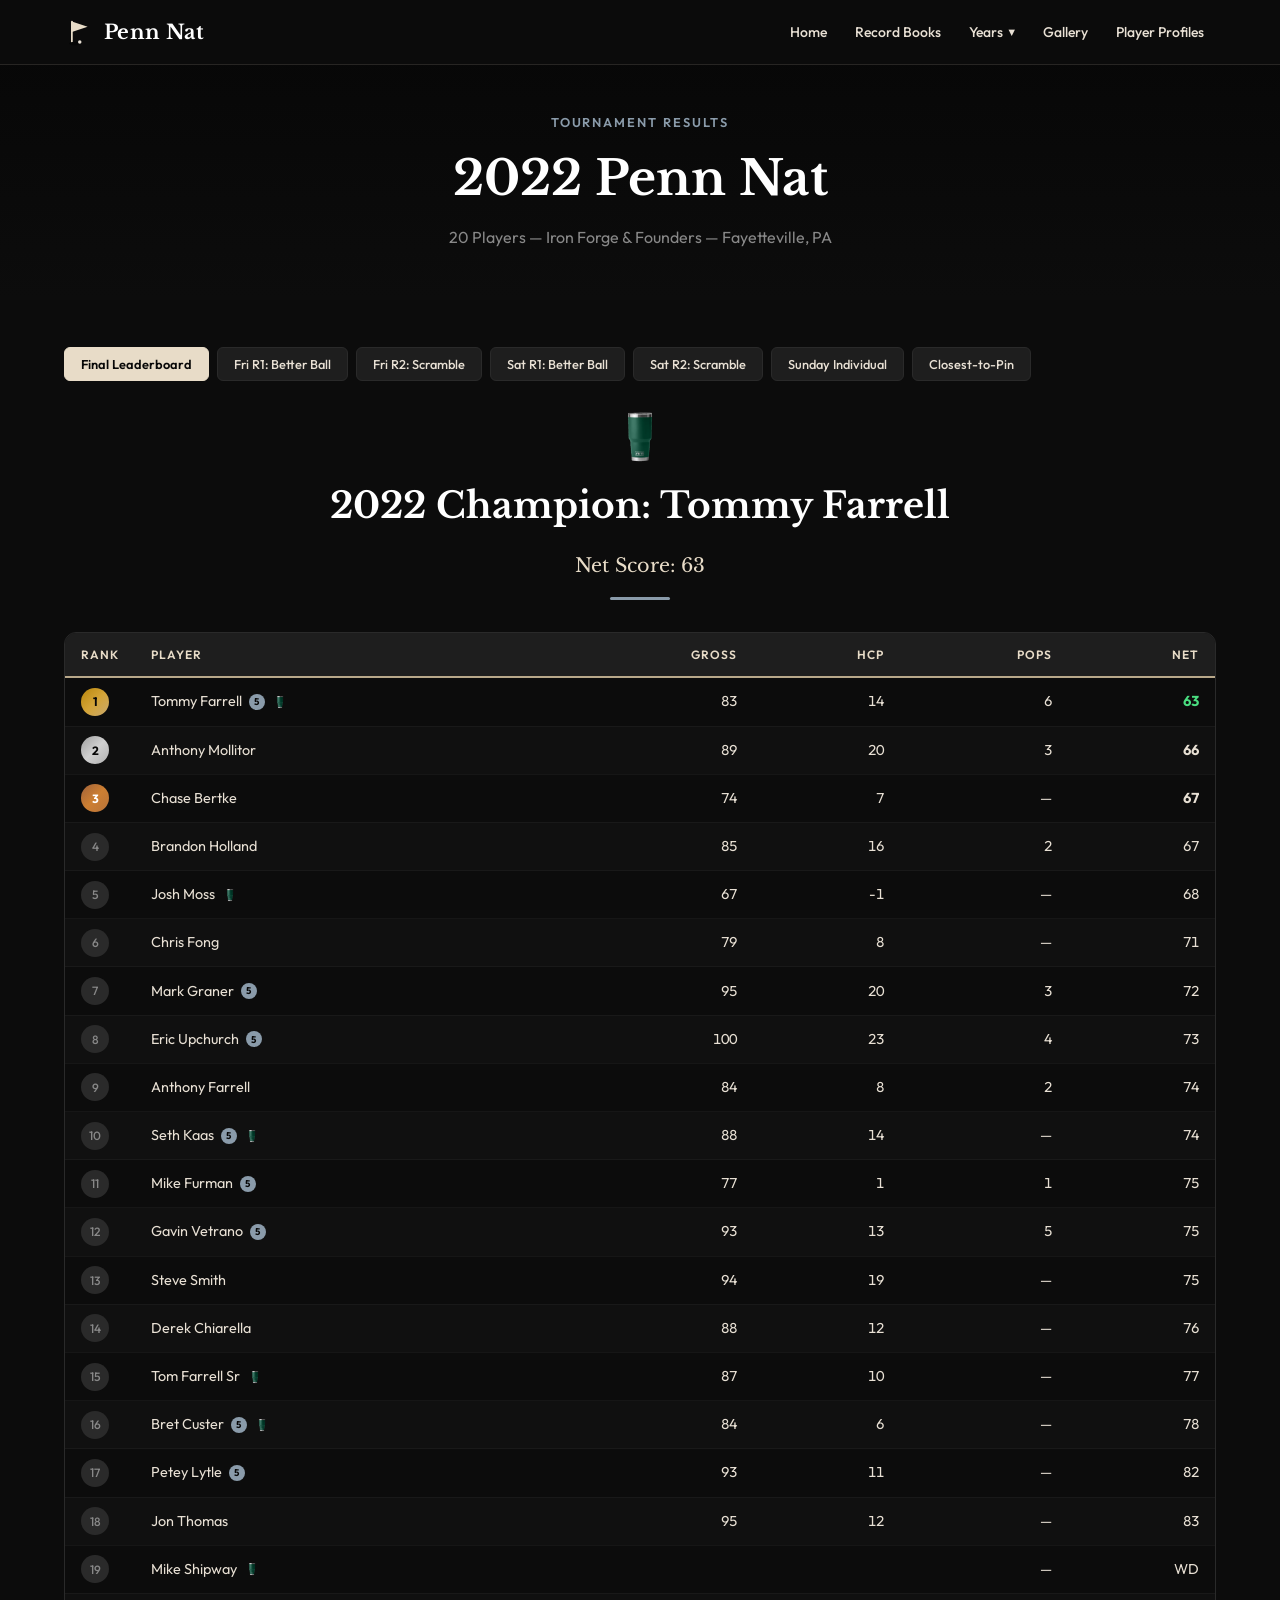
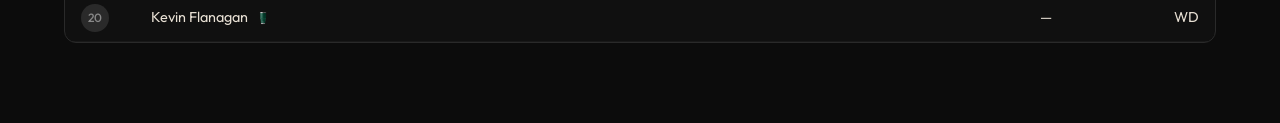
<file: golf-tournament/2022.html>
<!DOCTYPE html>
<html lang="en">
<head>
  <meta charset="UTF-8">
  <meta name="viewport" content="width=device-width, initial-scale=1.0">
  <meta name="description" content="2022 Penn Nat Championship Results">
  <title>2022 Results — Penn Nat Championship</title>
  <link rel="stylesheet" href="styles.css">
</head>
<body>

  <div id="nav-placeholder"></div>
  <script src="shared.js"></script>

  <main>

    <div class="page-header">
      <div class="container">
        <span class="section-label">Tournament Results</span>
        <h1>2022 Penn Nat</h1>
        <p class="page-subtitle">20 Players &mdash; Iron Forge &amp; Founders &mdash; Fayetteville, PA</p>
      </div>
    </div>

    <section class="section">
      <div class="container">

        <!-- Round Tabs -->
        <div class="round-tabs">
          <button class="round-tab-btn active" data-round="round-final">Final Leaderboard</button>
          <button class="round-tab-btn" data-round="round-1">Fri R1: Better Ball</button>
          <button class="round-tab-btn" data-round="round-2">Fri R2: Scramble</button>
          <button class="round-tab-btn" data-round="round-3">Sat R1: Better Ball</button>
          <button class="round-tab-btn" data-round="round-4">Sat R2: Scramble</button>
          <button class="round-tab-btn" data-round="round-sunday">Sunday Individual</button>
          <button class="round-tab-btn" data-round="round-ctp">Closest-to-Pin</button>
        </div>

        <div class="round-panel active" id="round-final">
          <div style="text-align:center;margin-bottom:2rem">
            <img src="yeti-no-background.png" alt="YETI Trophy" class="yeti-trophy">
            <h2 class="section-title">2022 Champion: Tommy Farrell</h2>
            <p style="color:var(--gold);font-family:var(--font-display);font-size:1.2rem">Net Score: 63</p>
            <div class="gold-rule" style="margin:1rem auto"></div>
          </div>

          <div class="data-table-wrap">
            <table class="data-table">
              <thead>
                <tr>
                  <th style="width:50px">Rank</th>
                  <th>Player</th>
                  <th class="col-num">Gross</th>
                  <th class="col-num">HCP</th>
                  <th class="col-num">Pops</th>
                  <th class="col-num">Net</th>
                </tr>
              </thead>
              <tbody>
                <tr><td><span class="rank-badge rank-1">1</span></td><td>Tommy Farrell</td><td class="col-num">83</td><td class="col-num">14</td><td class="col-num">6</td><td class="col-num score-good"><strong>63</strong></td></tr>
                <tr><td><span class="rank-badge rank-2">2</span></td><td>Anthony Mollitor</td><td class="col-num">89</td><td class="col-num">20</td><td class="col-num">3</td><td class="col-num"><strong>66</strong></td></tr>
                <tr><td><span class="rank-badge rank-3">3</span></td><td>Chase Bertke</td><td class="col-num">74</td><td class="col-num">7</td><td class="col-num">&mdash;</td><td class="col-num"><strong>67</strong></td></tr>
                <tr><td><span class="rank-badge rank-other">4</span></td><td>Brandon Holland</td><td class="col-num">85</td><td class="col-num">16</td><td class="col-num">2</td><td class="col-num">67</td></tr>
                <tr><td><span class="rank-badge rank-other">5</span></td><td>Josh Moss</td><td class="col-num">67</td><td class="col-num">-1</td><td class="col-num">&mdash;</td><td class="col-num">68</td></tr>
                <tr><td><span class="rank-badge rank-other">6</span></td><td>Chris Fong</td><td class="col-num">79</td><td class="col-num">8</td><td class="col-num">&mdash;</td><td class="col-num">71</td></tr>
                <tr><td><span class="rank-badge rank-other">7</span></td><td>Mark Graner</td><td class="col-num">95</td><td class="col-num">20</td><td class="col-num">3</td><td class="col-num">72</td></tr>
                <tr><td><span class="rank-badge rank-other">8</span></td><td>Eric Upchurch</td><td class="col-num">100</td><td class="col-num">23</td><td class="col-num">4</td><td class="col-num">73</td></tr>
                <tr><td><span class="rank-badge rank-other">9</span></td><td>Anthony Farrell</td><td class="col-num">84</td><td class="col-num">8</td><td class="col-num">2</td><td class="col-num">74</td></tr>
                <tr><td><span class="rank-badge rank-other">10</span></td><td>Seth Kaas</td><td class="col-num">88</td><td class="col-num">14</td><td class="col-num">&mdash;</td><td class="col-num">74</td></tr>
                <tr><td><span class="rank-badge rank-other">11</span></td><td>Mike Furman</td><td class="col-num">77</td><td class="col-num">1</td><td class="col-num">1</td><td class="col-num">75</td></tr>
                <tr><td><span class="rank-badge rank-other">12</span></td><td>Gavin Vetrano</td><td class="col-num">93</td><td class="col-num">13</td><td class="col-num">5</td><td class="col-num">75</td></tr>
                <tr><td><span class="rank-badge rank-other">13</span></td><td>Steve Smith</td><td class="col-num">94</td><td class="col-num">19</td><td class="col-num">&mdash;</td><td class="col-num">75</td></tr>
                <tr><td><span class="rank-badge rank-other">14</span></td><td>Derek Chiarella</td><td class="col-num">88</td><td class="col-num">12</td><td class="col-num">&mdash;</td><td class="col-num">76</td></tr>
                <tr><td><span class="rank-badge rank-other">15</span></td><td>Tom Farrell Sr</td><td class="col-num">87</td><td class="col-num">10</td><td class="col-num">&mdash;</td><td class="col-num">77</td></tr>
                <tr><td><span class="rank-badge rank-other">16</span></td><td>Bret Custer</td><td class="col-num">84</td><td class="col-num">6</td><td class="col-num">&mdash;</td><td class="col-num">78</td></tr>
                <tr><td><span class="rank-badge rank-other">17</span></td><td>Petey Lytle</td><td class="col-num">93</td><td class="col-num">11</td><td class="col-num">&mdash;</td><td class="col-num">82</td></tr>
                <tr><td><span class="rank-badge rank-other">18</span></td><td>Jon Thomas</td><td class="col-num">95</td><td class="col-num">12</td><td class="col-num">&mdash;</td><td class="col-num">83</td></tr>
                <tr><td><span class="rank-badge rank-other">19</span></td><td>Mike Shipway</td><td class="col-num" colspan="3">&mdash;</td><td class="col-num">WD</td></tr>
                <tr><td><span class="rank-badge rank-other">20</span></td><td>Kevin Flanagan</td><td class="col-num" colspan="3">&mdash;</td><td class="col-num">WD</td></tr>
              </tbody>
            </table>
          </div>
        </div>

        <!-- ═══ Round 1: Better Ball ═══ -->
        <div class="round-panel" id="round-1">
          <div class="round-info">
            <span class="round-info-item"><strong>Round 1</strong></span>
            <span class="round-info-divider">|</span>
            <span class="round-info-item"><span class="course-badge course-founders">Founders</span> Dark Green Tees</span>
            <span class="round-info-divider">|</span>
            <span class="round-info-item">Better Ball (Net Stroke Play)</span>
            <span class="round-info-divider">|</span>
            <span class="round-info-item">Friday 10:35 AM</span>
          </div>

          <div class="data-table-wrap">
            <table class="data-table">
              <thead>
                <tr>
                  <th style="width:50px">Place</th>
                  <th>Team</th>
                  <th class="col-num">HCPs</th>
                  <th class="col-num">Net Score</th>
                </tr>
              </thead>
              <tbody>
                <tr><td><span class="place-badge place-1st">1st</span></td><td>Gavin Vetrano &amp; Eric Upchurch</td><td class="col-num">(12, 22)</td><td class="col-num"><strong>63</strong></td></tr>
                <tr><td><span class="place-badge place-2nd">2nd</span></td><td>Tommy Farrell &amp; Kevin Flanagan</td><td class="col-num">(14, 10)</td><td class="col-num"><strong>64</strong></td></tr>
                <tr><td><span class="place-badge place-3rd">T3rd</span></td><td>Seth Kaas &amp; Mark Graner</td><td class="col-num">(13, 19)</td><td class="col-num"><strong>65</strong></td></tr>
                <tr><td><span class="place-badge place-3rd">T3rd</span></td><td>Mike Shipway &amp; Brandon Holland</td><td class="col-num">(7, 16)</td><td class="col-num"><strong>65</strong></td></tr>
                <tr><td><span class="place-other">5th</span></td><td>Anthony Mollitor &amp; Bret Custer</td><td class="col-num">(19, 5)</td><td class="col-num">66</td></tr>
                <tr><td><span class="place-other">T6th</span></td><td>Anthony Farrell &amp; Chris Fong</td><td class="col-num">(8, 7)</td><td class="col-num">67</td></tr>
                <tr><td><span class="place-other">T6th</span></td><td>Tom Farrell Sr &amp; Petey Lytle</td><td class="col-num">(9, 10)</td><td class="col-num">67</td></tr>
                <tr><td><span class="place-other">T8th</span></td><td>Chase Bertke &amp; Derek Chiarella</td><td class="col-num">(7, 11)</td><td class="col-num">71</td></tr>
                <tr><td><span class="place-other">T8th</span></td><td>Josh Moss &amp; Steve Smith</td><td class="col-num">(-1, 19)</td><td class="col-num">71</td></tr>
                <tr><td><span class="place-other">T8th</span></td><td>Mike Furman &amp; Jon Thomas</td><td class="col-num">(0, 12)</td><td class="col-num">71</td></tr>
              </tbody>
            </table>
          </div>
        </div>

        <!-- ═══ Round 2: Scramble ═══ -->
        <div class="round-panel" id="round-2">
          <div class="round-info">
            <span class="round-info-item"><strong>Round 2</strong></span>
            <span class="round-info-divider">|</span>
            <span class="round-info-item"><span class="course-badge course-forge">Iron Forge</span> White Tees</span>
            <span class="round-info-divider">|</span>
            <span class="round-info-item">2-Man Scramble</span>
            <span class="round-info-divider">|</span>
            <span class="round-info-item">Friday 3:50 PM</span>
          </div>

          <div class="data-table-wrap">
            <table class="data-table">
              <thead>
                <tr>
                  <th style="width:50px">Place</th>
                  <th>Team</th>
                  <th class="col-num">HCPs</th>
                  <th class="col-num">Team HCP</th>
                  <th class="col-num">Net Score</th>
                </tr>
              </thead>
              <tbody>
                <tr><td><span class="place-badge place-1st">1st</span></td><td>Gavin Vetrano &amp; Brandon Holland</td><td class="col-num">(11, 15)</td><td class="col-num">6.1</td><td class="col-num"><strong>-11.1</strong></td></tr>
                <tr><td><span class="place-badge place-2nd">2nd</span></td><td>Tommy Farrell &amp; Eric Upchurch</td><td class="col-num">(13, 21)</td><td class="col-num">7.7</td><td class="col-num"><strong>-9.7</strong></td></tr>
                <tr><td><span class="place-badge place-3rd">3rd</span></td><td>Anthony Farrell &amp; Petey Lytle</td><td class="col-num">(7, 9)</td><td class="col-num">3.8</td><td class="col-num"><strong>-8.8</strong></td></tr>
                <tr><td><span class="place-other">4th</span></td><td>Chris Fong &amp; Seth Kaas</td><td class="col-num">(7, 12)</td><td class="col-num">4.25</td><td class="col-num">-8.25</td></tr>
                <tr><td><span class="place-other">5th</span></td><td>Josh Moss &amp; Jon Thomas</td><td class="col-num">(-2, 11)</td><td class="col-num">0.95</td><td class="col-num">-7.95</td></tr>
                <tr><td><span class="place-other">6th</span></td><td>Mike Furman &amp; Mike Shipway</td><td class="col-num">(-1, 7)</td><td class="col-num">0.7</td><td class="col-num">-7.7</td></tr>
                <tr><td><span class="place-other">7th</span></td><td>Bret Custer &amp; Steve Smith</td><td class="col-num">(5, 18)</td><td class="col-num">4.45</td><td class="col-num">-7.45</td></tr>
                <tr><td><span class="place-other">8th</span></td><td>Chase Bertke &amp; Mark Graner</td><td class="col-num">(6, 18)</td><td class="col-num">4.8</td><td class="col-num">-6.8</td></tr>
                <tr><td><span class="place-other">9th</span></td><td>Derek Chiarella &amp; Anthony Mollitor</td><td class="col-num">(10, 18)</td><td class="col-num">6.2</td><td class="col-num">-6.2</td></tr>
                <tr><td><span class="place-other">10th</span></td><td>Tom Farrell Sr &amp; Kevin Flanagan</td><td class="col-num">(8, 9)</td><td class="col-num">4.15</td><td class="col-num">-6.15</td></tr>
              </tbody>
            </table>
          </div>

          <div class="footnote">
            <strong>Scramble HCP formula:</strong> Team handicap = 35% of lower HCP + 15% of higher HCP.
          </div>
        </div>

        <!-- ═══ Round 3: Better Ball ═══ -->
        <div class="round-panel" id="round-3">
          <div class="round-info">
            <span class="round-info-item"><strong>Round 3</strong></span>
            <span class="round-info-divider">|</span>
            <span class="round-info-item"><span class="course-badge course-forge">Iron Forge</span> Blue Tees</span>
            <span class="round-info-divider">|</span>
            <span class="round-info-item">Better Ball (Net Stroke Play)</span>
            <span class="round-info-divider">|</span>
            <span class="round-info-item">Saturday 7:50 AM</span>
          </div>

          <div class="data-table-wrap">
            <table class="data-table">
              <thead>
                <tr>
                  <th style="width:50px">Place</th>
                  <th>Team</th>
                  <th class="col-num">HCPs</th>
                  <th class="col-num">Net Score</th>
                </tr>
              </thead>
              <tbody>
                <tr><td><span class="place-badge place-1st">1st</span></td><td>Josh Moss &amp; Tommy Farrell</td><td class="col-num">(-1, 14)</td><td class="col-num"><strong>58</strong></td></tr>
                <tr><td><span class="place-badge place-2nd">2nd</span></td><td>Anthony Mollitor &amp; Mike Furman</td><td class="col-num">(20, 1)</td><td class="col-num"><strong>59</strong></td></tr>
                <tr><td><span class="place-badge place-3rd">3rd</span></td><td>Anthony Farrell &amp; Mike Shipway</td><td class="col-num">(8, 8)</td><td class="col-num"><strong>64</strong></td></tr>
                <tr><td><span class="place-other">T4th</span></td><td>Mark Graner &amp; Bret Custer</td><td class="col-num">(20, 6)</td><td class="col-num">65</td></tr>
                <tr><td><span class="place-other">T4th</span></td><td>Eric Upchurch &amp; Derek Chiarella</td><td class="col-num">(23, 12)</td><td class="col-num">65</td></tr>
                <tr><td><span class="place-other">T6th</span></td><td>Kevin Flanagan &amp; Steve Smith</td><td class="col-num">(10, 19)</td><td class="col-num">66</td></tr>
                <tr><td><span class="place-other">T6th</span></td><td>Chase Bertke &amp; Tom Farrell Sr</td><td class="col-num">(7, 10)</td><td class="col-num">66</td></tr>
                <tr><td><span class="place-other">T8th</span></td><td>Seth Kaas &amp; Brandon Holland</td><td class="col-num">(14, 16)</td><td class="col-num">67</td></tr>
                <tr><td><span class="place-other">T8th</span></td><td>Petey Lytle &amp; Jon Thomas</td><td class="col-num">(11, 12)</td><td class="col-num">67</td></tr>
                <tr><td><span class="place-other">10th</span></td><td>Chris Fong &amp; Gavin Vetrano</td><td class="col-num">(8, 13)</td><td class="col-num">68</td></tr>
              </tbody>
            </table>
          </div>
        </div>

        <!-- ═══ Round 4: Scramble ═══ -->
        <div class="round-panel" id="round-4">
          <div class="round-info">
            <span class="round-info-item"><strong>Round 4</strong></span>
            <span class="round-info-divider">|</span>
            <span class="round-info-item"><span class="course-badge course-founders">Founders</span> Dark Green Tees</span>
            <span class="round-info-divider">|</span>
            <span class="round-info-item">2-Man Scramble</span>
            <span class="round-info-divider">|</span>
            <span class="round-info-item">Saturday 1:15 PM</span>
          </div>

          <div class="data-table-wrap">
            <table class="data-table">
              <thead>
                <tr>
                  <th style="width:50px">Place</th>
                  <th>Team</th>
                  <th class="col-num">HCPs</th>
                  <th class="col-num">Team HCP</th>
                  <th class="col-num">Net Score</th>
                </tr>
              </thead>
              <tbody>
                <tr><td><span class="place-badge place-1st">1st</span></td><td>Derek Chiarella &amp; Mark Graner</td><td class="col-num">(11, 19)</td><td class="col-num">6.7</td><td class="col-num"><strong>-8.7</strong></td></tr>
                <tr><td><span class="place-badge place-2nd">2nd</span></td><td>Chase Bertke &amp; Eric Upchurch</td><td class="col-num">(7, 22)</td><td class="col-num">5.75</td><td class="col-num"><strong>-7.75</strong></td></tr>
                <tr><td><span class="place-badge place-3rd">3rd</span></td><td>Chris Fong &amp; Petey Lytle</td><td class="col-num">(7, 10)</td><td class="col-num">3.95</td><td class="col-num"><strong>-6.95</strong></td></tr>
                <tr><td><span class="place-other">4th</span></td><td>Mike Furman &amp; Gavin Vetrano</td><td class="col-num">(0, 12)</td><td class="col-num">1.8</td><td class="col-num">-6.8</td></tr>
                <tr><td><span class="place-other">5th</span></td><td>Kevin Flanagan &amp; Anthony Mollitor</td><td class="col-num">(10, 19)</td><td class="col-num">6.35</td><td class="col-num">-6.35</td></tr>
                <tr><td><span class="place-other">6th</span></td><td>Josh Moss &amp; Brandon Holland</td><td class="col-num">(-1, 16)</td><td class="col-num">2.05</td><td class="col-num">-6.05</td></tr>
                <tr><td><span class="place-other">7th</span></td><td>Bret Custer &amp; Anthony Farrell</td><td class="col-num">(5, 8)</td><td class="col-num">2.95</td><td class="col-num">-5.95</td></tr>
                <tr><td><span class="place-other">8th</span></td><td>Tommy Farrell &amp; Seth Kaas</td><td class="col-num">(14, 13)</td><td class="col-num">6.85</td><td class="col-num">-5.85</td></tr>
                <tr><td><span class="place-other">9th</span></td><td>Tom Farrell Sr &amp; Steve Smith</td><td class="col-num">(9, 19)</td><td class="col-num">6.0</td><td class="col-num">-5.0</td></tr>
                <tr><td><span class="place-other">10th</span></td><td>Mike Shipway &amp; Jon Thomas</td><td class="col-num">(7, 12)</td><td class="col-num">4.25</td><td class="col-num">-2.25</td></tr>
              </tbody>
            </table>
          </div>

          <div class="footnote">
            <strong>Scramble HCP formula:</strong> Team handicap = 35% of lower HCP + 15% of higher HCP.
          </div>
        </div>

        <!-- ═══ Sunday Individual ═══ -->
        <div class="round-panel" id="round-sunday">
          <div class="round-info">
            <span class="round-info-item"><strong>Sunday Individual</strong></span>
            <span class="round-info-divider">|</span>
            <span class="round-info-item"><span class="course-badge course-forge">Iron Forge</span> Blue Tees</span>
            <span class="round-info-divider">|</span>
            <span class="round-info-item">Individual Stroke Play</span>
            <span class="round-info-divider">|</span>
            <span class="round-info-item">Sunday 8:00 AM</span>
          </div>

          <div class="data-table-wrap">
            <table class="data-table">
              <thead>
                <tr>
                  <th style="width:50px">Rank</th>
                  <th>Player</th>
                  <th class="col-num">Gross</th>
                  <th class="col-num">HCP</th>
                  <th class="col-num">Pops</th>
                  <th class="col-num">Net Score</th>
                </tr>
              </thead>
              <tbody>
                <tr><td><span class="rank-badge rank-1">1</span></td><td>Tommy Farrell</td><td class="col-num">83</td><td class="col-num">14</td><td class="col-num">6</td><td class="col-num"><strong>63</strong></td></tr>
                <tr><td><span class="rank-badge rank-2">2</span></td><td>Anthony Mollitor</td><td class="col-num">89</td><td class="col-num">20</td><td class="col-num">3</td><td class="col-num"><strong>66</strong></td></tr>
                <tr><td><span class="rank-badge rank-3">T3</span></td><td>Chase Bertke</td><td class="col-num">74</td><td class="col-num">7</td><td class="col-num">&mdash;</td><td class="col-num"><strong>67</strong></td></tr>
                <tr><td><span class="rank-badge rank-3">T3</span></td><td>Brandon Holland</td><td class="col-num">85</td><td class="col-num">16</td><td class="col-num">2</td><td class="col-num"><strong>67</strong></td></tr>
                <tr><td><span class="rank-badge rank-other">5</span></td><td>Josh Moss</td><td class="col-num">67</td><td class="col-num">-1</td><td class="col-num">&mdash;</td><td class="col-num">68</td></tr>
                <tr><td><span class="rank-badge rank-other">6</span></td><td>Chris Fong</td><td class="col-num">79</td><td class="col-num">8</td><td class="col-num">&mdash;</td><td class="col-num">71</td></tr>
                <tr><td><span class="rank-badge rank-other">7</span></td><td>Mark Graner</td><td class="col-num">95</td><td class="col-num">20</td><td class="col-num">3</td><td class="col-num">72</td></tr>
                <tr><td><span class="rank-badge rank-other">8</span></td><td>Eric Upchurch</td><td class="col-num">100</td><td class="col-num">23</td><td class="col-num">4</td><td class="col-num">73</td></tr>
                <tr><td><span class="rank-badge rank-other">T9</span></td><td>Anthony Farrell</td><td class="col-num">84</td><td class="col-num">8</td><td class="col-num">2</td><td class="col-num">74</td></tr>
                <tr><td><span class="rank-badge rank-other">T9</span></td><td>Seth Kaas</td><td class="col-num">88</td><td class="col-num">14</td><td class="col-num">&mdash;</td><td class="col-num">74</td></tr>
                <tr><td><span class="rank-badge rank-other">T11</span></td><td>Mike Furman</td><td class="col-num">77</td><td class="col-num">1</td><td class="col-num">1</td><td class="col-num">75</td></tr>
                <tr><td><span class="rank-badge rank-other">T11</span></td><td>Gavin Vetrano</td><td class="col-num">93</td><td class="col-num">13</td><td class="col-num">5</td><td class="col-num">75</td></tr>
                <tr><td><span class="rank-badge rank-other">T11</span></td><td>Steve Smith</td><td class="col-num">94</td><td class="col-num">19</td><td class="col-num">&mdash;</td><td class="col-num">75</td></tr>
                <tr><td><span class="rank-badge rank-other">14</span></td><td>Derek Chiarella</td><td class="col-num">88</td><td class="col-num">12</td><td class="col-num">&mdash;</td><td class="col-num">76</td></tr>
                <tr><td><span class="rank-badge rank-other">15</span></td><td>Tom Farrell Sr</td><td class="col-num">87</td><td class="col-num">10</td><td class="col-num">&mdash;</td><td class="col-num">77</td></tr>
                <tr><td><span class="rank-badge rank-other">16</span></td><td>Bret Custer</td><td class="col-num">84</td><td class="col-num">6</td><td class="col-num">&mdash;</td><td class="col-num">78</td></tr>
                <tr><td><span class="rank-badge rank-other">17</span></td><td>Petey Lytle</td><td class="col-num">93</td><td class="col-num">11</td><td class="col-num">&mdash;</td><td class="col-num">82</td></tr>
                <tr><td><span class="rank-badge rank-other">18</span></td><td>Jon Thomas</td><td class="col-num">95</td><td class="col-num">12</td><td class="col-num">&mdash;</td><td class="col-num">83</td></tr>
                <tr><td><span class="rank-badge rank-other">&mdash;</span></td><td>Mike Shipway</td><td class="col-num">WD</td><td class="col-num">&mdash;</td><td class="col-num">&mdash;</td><td class="col-num">WD</td></tr>
                <tr><td><span class="rank-badge rank-other">&mdash;</span></td><td>Kevin Flanagan</td><td class="col-num">WD</td><td class="col-num">&mdash;</td><td class="col-num">&mdash;</td><td class="col-num">WD</td></tr>
              </tbody>
            </table>
          </div>
        </div>

        <!-- ═══ Closest-to-Pin ═══ -->
        <div class="round-panel" id="round-ctp">
          <h2 class="section-title">Closest-to-Pin Winners</h2>
          <div class="gold-rule"></div>

          <div class="awards-grid">
            <div class="award-card"><div class="award-card-label">Friday Founders &mdash; #9</div><div class="award-card-winner">Mike Shipway</div></div>
            <div class="award-card"><div class="award-card-label">Friday Iron Forge &mdash; #6</div><div class="award-card-winner">Brandon Holland</div></div>
            <div class="award-card"><div class="award-card-label">Saturday Iron Forge &mdash; #6</div><div class="award-card-winner">Chase Bertke</div></div>
            <div class="award-card"><div class="award-card-label">Saturday Founders &mdash; #9</div><div class="award-card-winner">Kevin Flanagan</div></div>
            <div class="award-card"><div class="award-card-label">Friday Founders &mdash; #17</div><div class="award-card-winner">Mike Furman</div></div>
            <div class="award-card"><div class="award-card-label">Friday Iron Forge &mdash; #13</div><div class="award-card-winner">Gavin Vetrano</div></div>
            <div class="award-card"><div class="award-card-label">Saturday Iron Forge &mdash; #13</div><div class="award-card-winner">Anthony Mollitor</div></div>
            <div class="award-card"><div class="award-card-label">Saturday Founders &mdash; #17</div><div class="award-card-winner">Mike Shipway</div></div>
          </div>
        </div>

      </div>
    </section>

  </main>

  <div id="footer-placeholder"></div>

  <script>
    PennNat.initRoundTabs();
  </script>

</body>
</html>
</file>
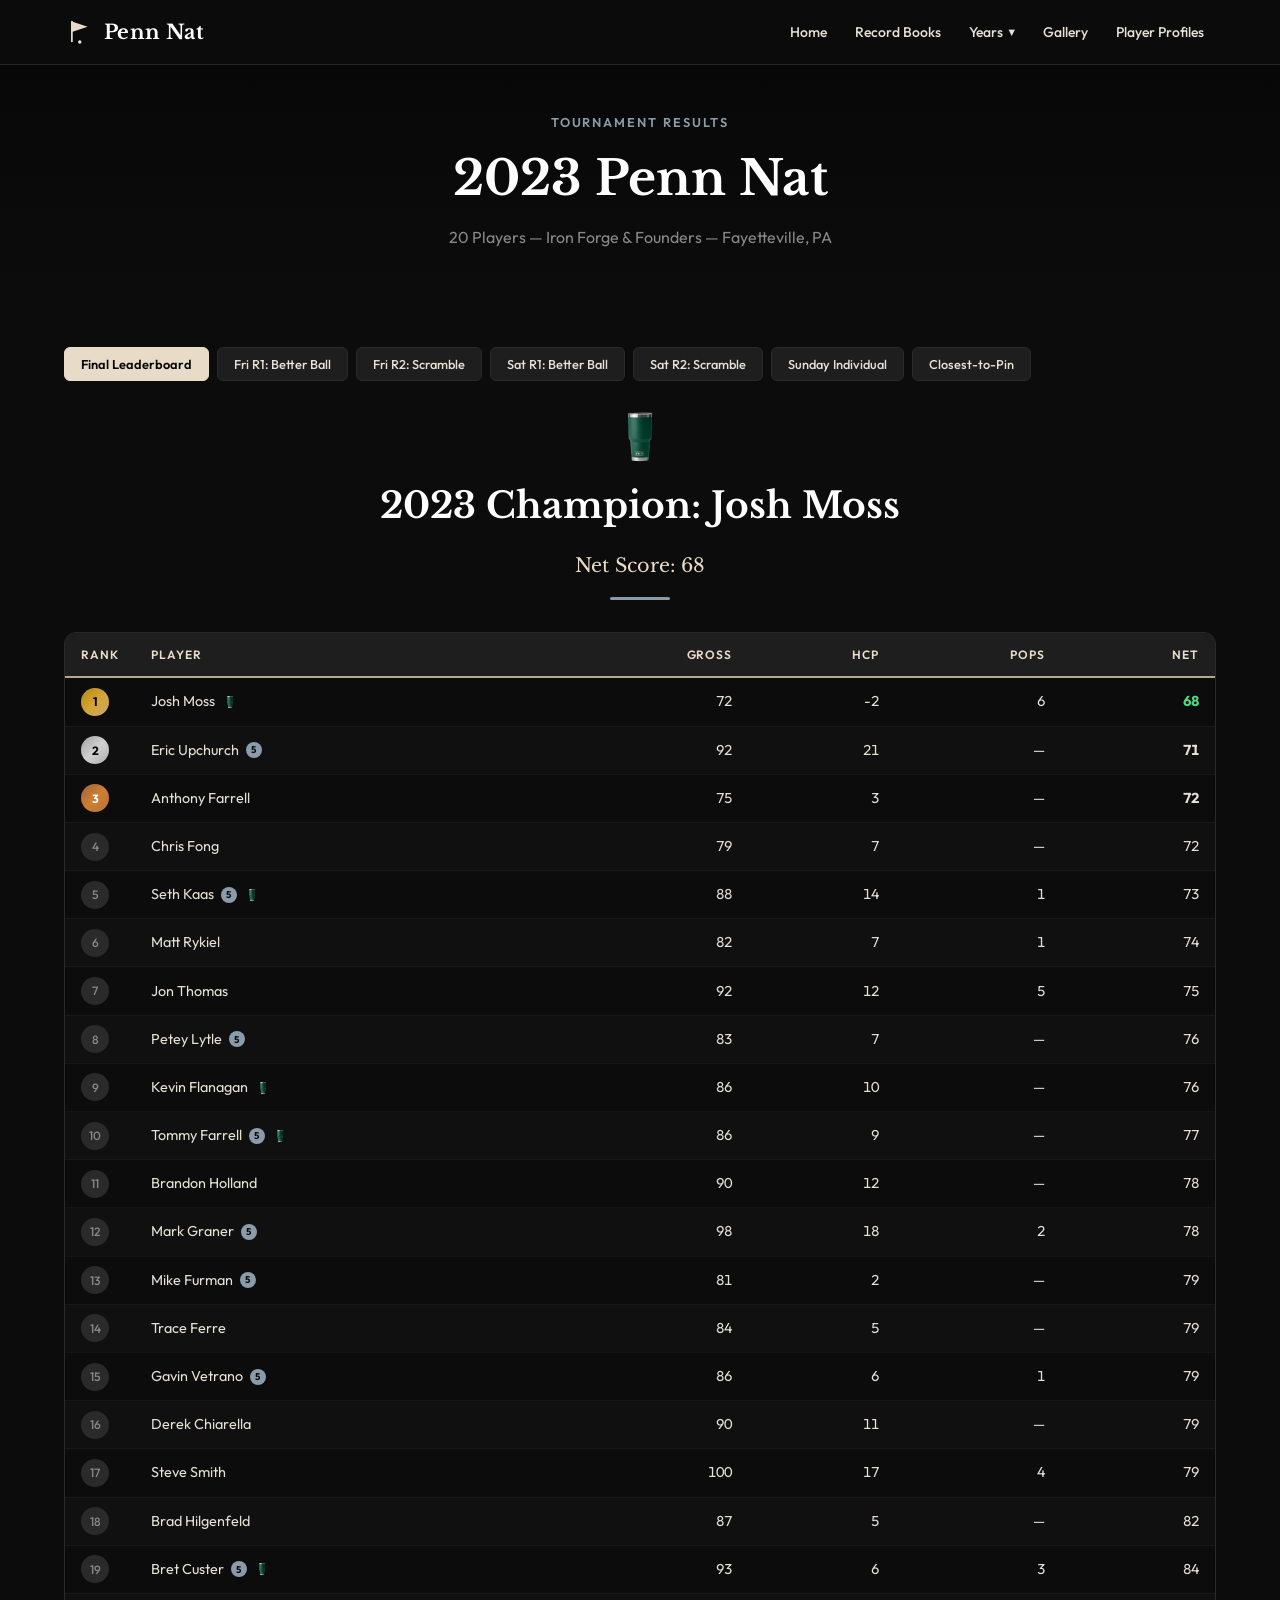
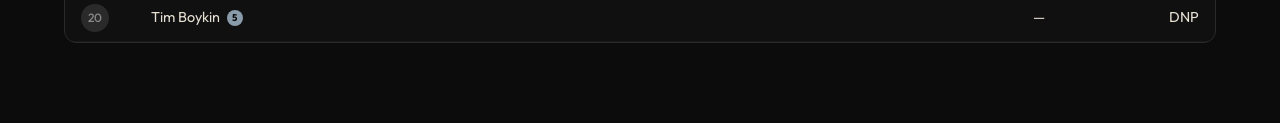
<file: golf-tournament/2023.html>
<!DOCTYPE html>
<html lang="en">
<head>
  <meta charset="UTF-8">
  <meta name="viewport" content="width=device-width, initial-scale=1.0">
  <meta name="description" content="2023 Penn Nat Championship Results">
  <title>2023 Results — Penn Nat Championship</title>
  <link rel="stylesheet" href="styles.css">
</head>
<body>

  <div id="nav-placeholder"></div>
  <script src="shared.js"></script>

  <main>

    <div class="page-header">
      <div class="container">
        <span class="section-label">Tournament Results</span>
        <h1>2023 Penn Nat</h1>
        <p class="page-subtitle">20 Players &mdash; Iron Forge &amp; Founders &mdash; Fayetteville, PA</p>
      </div>
    </div>

    <section class="section">
      <div class="container">

        <!-- Round Tabs -->
        <div class="round-tabs">
          <button class="round-tab-btn active" data-round="round-final">Final Leaderboard</button>
          <button class="round-tab-btn" data-round="round-1">Fri R1: Better Ball</button>
          <button class="round-tab-btn" data-round="round-2">Fri R2: Scramble</button>
          <button class="round-tab-btn" data-round="round-3">Sat R1: Better Ball</button>
          <button class="round-tab-btn" data-round="round-4">Sat R2: Scramble</button>
          <button class="round-tab-btn" data-round="round-sunday">Sunday Individual</button>
          <button class="round-tab-btn" data-round="round-ctp">Closest-to-Pin</button>
        </div>

        <!-- ═══ Final Leaderboard ═══ -->
        <div class="round-panel active" id="round-final">
          <div style="text-align:center;margin-bottom:2rem">
            <img src="yeti-no-background.png" alt="YETI Trophy" class="yeti-trophy">
            <h2 class="section-title">2023 Champion: Josh Moss</h2>
            <p style="color:var(--gold);font-family:var(--font-display);font-size:1.2rem">Net Score: 68</p>
            <div class="gold-rule" style="margin:1rem auto"></div>
          </div>

          <div class="data-table-wrap">
            <table class="data-table">
              <thead>
                <tr>
                  <th style="width:50px">Rank</th>
                  <th>Player</th>
                  <th class="col-num">Gross</th>
                  <th class="col-num">HCP</th>
                  <th class="col-num">Pops</th>
                  <th class="col-num">Net</th>
                </tr>
              </thead>
              <tbody>
                <tr><td><span class="rank-badge rank-1">1</span></td><td>Josh Moss</td><td class="col-num">72</td><td class="col-num">-2</td><td class="col-num">6</td><td class="col-num score-good"><strong>68</strong></td></tr>
                <tr><td><span class="rank-badge rank-2">2</span></td><td>Eric Upchurch</td><td class="col-num">92</td><td class="col-num">21</td><td class="col-num">&mdash;</td><td class="col-num"><strong>71</strong></td></tr>
                <tr><td><span class="rank-badge rank-3">3</span></td><td>Anthony Farrell</td><td class="col-num">75</td><td class="col-num">3</td><td class="col-num">&mdash;</td><td class="col-num"><strong>72</strong></td></tr>
                <tr><td><span class="rank-badge rank-other">4</span></td><td>Chris Fong</td><td class="col-num">79</td><td class="col-num">7</td><td class="col-num">&mdash;</td><td class="col-num">72</td></tr>
                <tr><td><span class="rank-badge rank-other">5</span></td><td>Seth Kaas</td><td class="col-num">88</td><td class="col-num">14</td><td class="col-num">1</td><td class="col-num">73</td></tr>
                <tr><td><span class="rank-badge rank-other">6</span></td><td>Matt Rykiel</td><td class="col-num">82</td><td class="col-num">7</td><td class="col-num">1</td><td class="col-num">74</td></tr>
                <tr><td><span class="rank-badge rank-other">7</span></td><td>Jon Thomas</td><td class="col-num">92</td><td class="col-num">12</td><td class="col-num">5</td><td class="col-num">75</td></tr>
                <tr><td><span class="rank-badge rank-other">8</span></td><td>Petey Lytle</td><td class="col-num">83</td><td class="col-num">7</td><td class="col-num">&mdash;</td><td class="col-num">76</td></tr>
                <tr><td><span class="rank-badge rank-other">9</span></td><td>Kevin Flanagan</td><td class="col-num">86</td><td class="col-num">10</td><td class="col-num">&mdash;</td><td class="col-num">76</td></tr>
                <tr><td><span class="rank-badge rank-other">10</span></td><td>Tommy Farrell</td><td class="col-num">86</td><td class="col-num">9</td><td class="col-num">&mdash;</td><td class="col-num">77</td></tr>
                <tr><td><span class="rank-badge rank-other">11</span></td><td>Brandon Holland</td><td class="col-num">90</td><td class="col-num">12</td><td class="col-num">&mdash;</td><td class="col-num">78</td></tr>
                <tr><td><span class="rank-badge rank-other">12</span></td><td>Mark Graner</td><td class="col-num">98</td><td class="col-num">18</td><td class="col-num">2</td><td class="col-num">78</td></tr>
                <tr><td><span class="rank-badge rank-other">13</span></td><td>Mike Furman</td><td class="col-num">81</td><td class="col-num">2</td><td class="col-num">&mdash;</td><td class="col-num">79</td></tr>
                <tr><td><span class="rank-badge rank-other">14</span></td><td>Trace Ferre</td><td class="col-num">84</td><td class="col-num">5</td><td class="col-num">&mdash;</td><td class="col-num">79</td></tr>
                <tr><td><span class="rank-badge rank-other">15</span></td><td>Gavin Vetrano</td><td class="col-num">86</td><td class="col-num">6</td><td class="col-num">1</td><td class="col-num">79</td></tr>
                <tr><td><span class="rank-badge rank-other">16</span></td><td>Derek Chiarella</td><td class="col-num">90</td><td class="col-num">11</td><td class="col-num">&mdash;</td><td class="col-num">79</td></tr>
                <tr><td><span class="rank-badge rank-other">17</span></td><td>Steve Smith</td><td class="col-num">100</td><td class="col-num">17</td><td class="col-num">4</td><td class="col-num">79</td></tr>
                <tr><td><span class="rank-badge rank-other">18</span></td><td>Brad Hilgenfeld</td><td class="col-num">87</td><td class="col-num">5</td><td class="col-num">&mdash;</td><td class="col-num">82</td></tr>
                <tr><td><span class="rank-badge rank-other">19</span></td><td>Bret Custer</td><td class="col-num">93</td><td class="col-num">6</td><td class="col-num">3</td><td class="col-num">84</td></tr>
                <tr><td><span class="rank-badge rank-other">20</span></td><td>Tim Boykin</td><td class="col-num" colspan="3">&mdash;</td><td class="col-num">DNP</td></tr>
              </tbody>
            </table>
          </div>
        </div>

        <!-- ═══ Round 1: Better Ball ═══ -->
        <div class="round-panel" id="round-1">
          <div class="round-info">
            <span class="round-info-item"><strong>Round 1</strong></span>
            <span class="round-info-divider">|</span>
            <span class="round-info-item"><span class="course-badge course-founders">Founders</span> Dark Green Tees</span>
            <span class="round-info-divider">|</span>
            <span class="round-info-item">Better Ball (Net Stroke Play)</span>
            <span class="round-info-divider">|</span>
            <span class="round-info-item">Friday 9:55 AM</span>
          </div>

          <div class="data-table-wrap">
            <table class="data-table">
              <thead>
                <tr>
                  <th style="width:50px">Place</th>
                  <th>Team</th>
                  <th class="col-num">HCPs</th>
                  <th class="col-num">Net Score</th>
                </tr>
              </thead>
              <tbody>
                <tr><td><span class="place-badge place-1st">1st</span></td><td>Steve Smith &amp; Mark Graner</td><td class="col-num">(18, 18)</td><td class="col-num"><strong>62</strong></td></tr>
                <tr><td><span class="place-badge place-2nd">2nd</span></td><td>Brad Hilgenfeld &amp; Kevin Flanagan</td><td class="col-num">(5, 11)</td><td class="col-num"><strong>63</strong></td></tr>
                <tr><td><span class="place-badge place-3rd">T3rd</span></td><td>Anthony Farrell &amp; Trace Ferre</td><td class="col-num">(3, 6)</td><td class="col-num"><strong>64</strong></td></tr>
                <tr><td><span class="place-badge place-3rd">T3rd</span></td><td>Petey Lytle &amp; Josh Moss</td><td class="col-num">(8, -2)</td><td class="col-num"><strong>64</strong></td></tr>
                <tr><td><span class="place-badge place-3rd">T3rd</span></td><td>Chris Fong &amp; Matt Rykiel</td><td class="col-num">(7, 8)</td><td class="col-num"><strong>64</strong></td></tr>
                <tr><td><span class="place-other">6th</span></td><td>Tim Boykin &amp; Mike Furman</td><td class="col-num">(20, 2)</td><td class="col-num">65</td></tr>
                <tr><td><span class="place-other">7th</span></td><td>Seth Kaas &amp; Eric Upchurch</td><td class="col-num">(15, 22)</td><td class="col-num">66</td></tr>
                <tr><td><span class="place-other">8th</span></td><td>Derek Chiarella &amp; Bret Custer</td><td class="col-num">(12, 6)</td><td class="col-num">68</td></tr>
                <tr><td><span class="place-other">9th</span></td><td>Gavin Vetrano &amp; Brandon Holland</td><td class="col-num">(6, 12)</td><td class="col-num">69</td></tr>
                <tr><td><span class="place-other">10th</span></td><td>Tommy Farrell &amp; Jon Thomas</td><td class="col-num">(10, 13)</td><td class="col-num">71</td></tr>
              </tbody>
            </table>
          </div>
        </div>

        <!-- ═══ Round 2: Scramble ═══ -->
        <div class="round-panel" id="round-2">
          <div class="round-info">
            <span class="round-info-item"><strong>Round 2</strong></span>
            <span class="round-info-divider">|</span>
            <span class="round-info-item"><span class="course-badge course-forge">Iron Forge</span> Black Tees</span>
            <span class="round-info-divider">|</span>
            <span class="round-info-item">2-Man Scramble</span>
            <span class="round-info-divider">|</span>
            <span class="round-info-item">Friday 3:20 PM</span>
          </div>

          <div class="data-table-wrap">
            <table class="data-table">
              <thead>
                <tr>
                  <th style="width:50px">Place</th>
                  <th>Team</th>
                  <th class="col-num">HCPs</th>
                  <th class="col-num">Team HCP</th>
                  <th class="col-num">Net Score</th>
                </tr>
              </thead>
              <tbody>
                <tr><td><span class="place-badge place-1st">1st</span></td><td>Josh Moss &amp; Mark Graner</td><td class="col-num">(0, 20)</td><td class="col-num">3</td><td class="col-num"><strong>29.5</strong></td></tr>
                <tr><td><span class="place-badge place-2nd">2nd</span></td><td>Gavin Vetrano &amp; Matt Rykiel</td><td class="col-num">(8, 9)</td><td class="col-num">4.15</td><td class="col-num"><strong>31.92</strong></td></tr>
                <tr><td><span class="place-badge place-3rd">3rd</span></td><td>Jon Thomas &amp; Steve Smith</td><td class="col-num">(14, 19)</td><td class="col-num">7.75</td><td class="col-num"><strong>32.12</strong></td></tr>
                <tr><td><span class="place-other">4th</span></td><td>Mike Furman &amp; Brandon Holland</td><td class="col-num">(3, 14)</td><td class="col-num">3.15</td><td class="col-num">32.42</td></tr>
                <tr><td><span class="place-other">5th</span></td><td>Bret Custer &amp; Chris Fong</td><td class="col-num">(8, 9)</td><td class="col-num">4.15</td><td class="col-num">32.92</td></tr>
                <tr><td><span class="place-other">T6th</span></td><td>Petey Lytle &amp; Seth Kaas</td><td class="col-num">(9, 16)</td><td class="col-num">5.55</td><td class="col-num">33.22</td></tr>
                <tr><td><span class="place-other">T6th</span></td><td>Anthony Farrell &amp; Kevin Flanagan</td><td class="col-num">(5, 12)</td><td class="col-num">3.55</td><td class="col-num">33.22</td></tr>
                <tr><td><span class="place-other">8th</span></td><td>Derek Chiarella &amp; Tim Boykin</td><td class="col-num">(13, 21)</td><td class="col-num">7.7</td><td class="col-num">34.15</td></tr>
                <tr><td><span class="place-other">9th</span></td><td>Trace Ferre &amp; Tommy Farrell</td><td class="col-num">(7, 11)</td><td class="col-num">4.1</td><td class="col-num">36.95</td></tr>
                <tr><td><span class="place-other">10th</span></td><td>Brad Hilgenfeld &amp; Eric Upchurch</td><td class="col-num">(7, 24)</td><td class="col-num">6.05</td><td class="col-num">36.97</td></tr>
              </tbody>
            </table>
          </div>

          <div class="footnote">
            <strong>Scramble HCP formula:</strong> Team handicap = 35% of lower HCP + 15% of higher HCP.
          </div>
        </div>

        <!-- ═══ Round 3: Better Ball ═══ -->
        <div class="round-panel" id="round-3">
          <div class="round-info">
            <span class="round-info-item"><strong>Round 3</strong></span>
            <span class="round-info-divider">|</span>
            <span class="round-info-item"><span class="course-badge course-forge">Iron Forge</span> White Tees</span>
            <span class="round-info-divider">|</span>
            <span class="round-info-item">Better Ball (Net Stroke Play)</span>
            <span class="round-info-divider">|</span>
            <span class="round-info-item">Saturday 8:20 AM</span>
          </div>

          <div class="data-table-wrap">
            <table class="data-table">
              <thead>
                <tr>
                  <th style="width:50px">Place</th>
                  <th>Team</th>
                  <th class="col-num">HCPs</th>
                  <th class="col-num">Net Score</th>
                </tr>
              </thead>
              <tbody>
                <tr><td><span class="place-badge place-1st">T1st</span></td><td>Gavin Vetrano &amp; Seth Kaas</td><td class="col-num">(4, 13)</td><td class="col-num"><strong>63</strong></td></tr>
                <tr><td><span class="place-badge place-1st">T1st</span></td><td>Tommy Farrell &amp; Bret Custer</td><td class="col-num">(8, 4)</td><td class="col-num"><strong>63</strong></td></tr>
                <tr><td><span class="place-badge place-3rd">T3rd</span></td><td>Tim Boykin &amp; Jon Thomas</td><td class="col-num">(17, 11)</td><td class="col-num"><strong>64</strong></td></tr>
                <tr><td><span class="place-badge place-3rd">T3rd</span></td><td>Mike Furman &amp; Josh Moss</td><td class="col-num">(0, -3)</td><td class="col-num"><strong>64</strong></td></tr>
                <tr><td><span class="place-other">T5th</span></td><td>Brad Hilgenfeld &amp; Brandon Holland</td><td class="col-num">(3, 10)</td><td class="col-num">65</td></tr>
                <tr><td><span class="place-other">T5th</span></td><td>Steve Smith &amp; Trace Ferre</td><td class="col-num">(16, 4)</td><td class="col-num">65</td></tr>
                <tr><td><span class="place-other">T5th</span></td><td>Kevin Flanagan &amp; Mark Graner</td><td class="col-num">(9, 16)</td><td class="col-num">65</td></tr>
                <tr><td><span class="place-other">T8th</span></td><td>Matt Rykiel &amp; Petey Lytle</td><td class="col-num">(6, 6)</td><td class="col-num">67</td></tr>
                <tr><td><span class="place-other">T8th</span></td><td>Derek Chiarella &amp; Chris Fong</td><td class="col-num">(9, 5)</td><td class="col-num">67</td></tr>
                <tr><td><span class="place-other">T8th</span></td><td>Anthony Farrell &amp; Eric Upchurch</td><td class="col-num">(1, 20)</td><td class="col-num">67</td></tr>
              </tbody>
            </table>
          </div>
        </div>

        <!-- ═══ Round 4: Scramble ═══ -->
        <div class="round-panel" id="round-4">
          <div class="round-info">
            <span class="round-info-item"><strong>Round 4</strong></span>
            <span class="round-info-divider">|</span>
            <span class="round-info-item"><span class="course-badge course-founders">Founders</span> Dark Green Tees</span>
            <span class="round-info-divider">|</span>
            <span class="round-info-item">2-Man Scramble</span>
            <span class="round-info-divider">|</span>
            <span class="round-info-item">Saturday 2:15 PM</span>
          </div>

          <div class="data-table-wrap">
            <table class="data-table">
              <thead>
                <tr>
                  <th style="width:50px">Place</th>
                  <th>Team</th>
                  <th class="col-num">HCPs</th>
                  <th class="col-num">Team HCP</th>
                  <th class="col-num">Net Score</th>
                </tr>
              </thead>
              <tbody>
                <tr><td><span class="place-badge place-1st">1st</span></td><td>Bret Custer &amp; Jon Thomas</td><td class="col-num">(6, 13)</td><td class="col-num">4.05</td><td class="col-num"><strong>61.95</strong></td></tr>
                <tr><td><span class="place-badge place-2nd">2nd</span></td><td>Petey Lytle &amp; Brandon Holland</td><td class="col-num">(8, 12)</td><td class="col-num">4.6</td><td class="col-num"><strong>63.4</strong></td></tr>
                <tr><td><span class="place-badge place-3rd">3rd</span></td><td>Josh Moss &amp; Steve Smith</td><td class="col-num">(-2, 18)</td><td class="col-num">2</td><td class="col-num"><strong>66</strong></td></tr>
                <tr><td><span class="place-other">4th</span></td><td>Anthony Farrell &amp; Brad Hilgenfeld</td><td class="col-num">(3, 5)</td><td class="col-num">1.8</td><td class="col-num">66.2</td></tr>
                <tr><td><span class="place-other">5th</span></td><td>Tommy Farrell &amp; Tim Boykin</td><td class="col-num">(10, 20)</td><td class="col-num">6.5</td><td class="col-num">66.5</td></tr>
                <tr><td><span class="place-other">6th</span></td><td>Chris Fong &amp; Kevin Flanagan</td><td class="col-num">(7, 11)</td><td class="col-num">4.1</td><td class="col-num">66.9</td></tr>
                <tr><td><span class="place-other">7th</span></td><td>Matt Rykiel &amp; Seth Kaas</td><td class="col-num">(8, 15)</td><td class="col-num">5.05</td><td class="col-num">66.95</td></tr>
                <tr><td><span class="place-other">8th</span></td><td>Mike Furman &amp; Eric Upchurch</td><td class="col-num">(2, 22)</td><td class="col-num">4</td><td class="col-num">67</td></tr>
                <tr><td><span class="place-other">9th</span></td><td>Gavin Vetrano &amp; Derek Chiarella</td><td class="col-num">(6, 12)</td><td class="col-num">3.9</td><td class="col-num">67.1</td></tr>
                <tr><td><span class="place-other">10th</span></td><td>Trace Ferre &amp; Mark Graner</td><td class="col-num">(6, 18)</td><td class="col-num">4.8</td><td class="col-num">68.2</td></tr>
              </tbody>
            </table>
          </div>

          <div class="footnote">
            <strong>Scramble HCP formula:</strong> Team handicap = 35% of lower HCP + 15% of higher HCP.
          </div>
        </div>

        <!-- ═══ Sunday Individual ═══ -->
        <div class="round-panel" id="round-sunday">
          <div class="round-info">
            <span class="round-info-item"><strong>Sunday Individual</strong></span>
            <span class="round-info-divider">|</span>
            <span class="round-info-item"><span class="course-badge course-forge">Iron Forge</span> Blue Tees</span>
            <span class="round-info-divider">|</span>
            <span class="round-info-item">Individual Stroke Play</span>
            <span class="round-info-divider">|</span>
            <span class="round-info-item">Sunday 7:00 AM</span>
          </div>

          <div class="data-table-wrap">
            <table class="data-table">
              <thead>
                <tr>
                  <th style="width:50px">Rank</th>
                  <th>Player</th>
                  <th class="col-num">Gross</th>
                  <th class="col-num">HCP</th>
                  <th class="col-num">Pops</th>
                  <th class="col-num">Net</th>
                </tr>
              </thead>
              <tbody>
                <tr><td><span class="rank-badge rank-1">1</span></td><td>Josh Moss</td><td class="col-num">72</td><td class="col-num">-2</td><td class="col-num">6</td><td class="col-num"><strong>68</strong></td></tr>
                <tr><td><span class="rank-badge rank-2">2</span></td><td>Eric Upchurch</td><td class="col-num">92</td><td class="col-num">21</td><td class="col-num">&mdash;</td><td class="col-num"><strong>71</strong></td></tr>
                <tr><td><span class="rank-badge rank-3">T3</span></td><td>Anthony Farrell</td><td class="col-num">75</td><td class="col-num">3</td><td class="col-num">&mdash;</td><td class="col-num"><strong>72</strong></td></tr>
                <tr><td><span class="rank-badge rank-3">T3</span></td><td>Chris Fong</td><td class="col-num">79</td><td class="col-num">7</td><td class="col-num">&mdash;</td><td class="col-num"><strong>72</strong></td></tr>
                <tr><td><span class="rank-badge rank-other">5</span></td><td>Seth Kaas</td><td class="col-num">88</td><td class="col-num">14</td><td class="col-num">1</td><td class="col-num">73</td></tr>
                <tr><td><span class="rank-badge rank-other">6</span></td><td>Matt Rykiel</td><td class="col-num">82</td><td class="col-num">7</td><td class="col-num">1</td><td class="col-num">74</td></tr>
                <tr><td><span class="rank-badge rank-other">7</span></td><td>Jon Thomas</td><td class="col-num">92</td><td class="col-num">12</td><td class="col-num">5</td><td class="col-num">75</td></tr>
                <tr><td><span class="rank-badge rank-other">T8</span></td><td>Petey Lytle</td><td class="col-num">83</td><td class="col-num">7</td><td class="col-num">&mdash;</td><td class="col-num">76</td></tr>
                <tr><td><span class="rank-badge rank-other">T8</span></td><td>Kevin Flanagan</td><td class="col-num">86</td><td class="col-num">10</td><td class="col-num">&mdash;</td><td class="col-num">76</td></tr>
                <tr><td><span class="rank-badge rank-other">10</span></td><td>Tommy Farrell</td><td class="col-num">86</td><td class="col-num">9</td><td class="col-num">&mdash;</td><td class="col-num">77</td></tr>
                <tr><td><span class="rank-badge rank-other">11</span></td><td>Brandon Holland</td><td class="col-num">90</td><td class="col-num">12</td><td class="col-num">&mdash;</td><td class="col-num">78</td></tr>
                <tr><td><span class="rank-badge rank-other">T11</span></td><td>Mark Graner</td><td class="col-num">98</td><td class="col-num">18</td><td class="col-num">2</td><td class="col-num">78</td></tr>
                <tr><td><span class="rank-badge rank-other">T13</span></td><td>Mike Furman</td><td class="col-num">81</td><td class="col-num">2</td><td class="col-num">&mdash;</td><td class="col-num">79</td></tr>
                <tr><td><span class="rank-badge rank-other">T13</span></td><td>Trace Ferre</td><td class="col-num">84</td><td class="col-num">5</td><td class="col-num">&mdash;</td><td class="col-num">79</td></tr>
                <tr><td><span class="rank-badge rank-other">T13</span></td><td>Gavin Vetrano</td><td class="col-num">86</td><td class="col-num">6</td><td class="col-num">1</td><td class="col-num">79</td></tr>
                <tr><td><span class="rank-badge rank-other">T13</span></td><td>Derek Chiarella</td><td class="col-num">90</td><td class="col-num">11</td><td class="col-num">&mdash;</td><td class="col-num">79</td></tr>
                <tr><td><span class="rank-badge rank-other">T13</span></td><td>Steve Smith</td><td class="col-num">100</td><td class="col-num">17</td><td class="col-num">4</td><td class="col-num">79</td></tr>
                <tr><td><span class="rank-badge rank-other">18</span></td><td>Brad Hilgenfeld</td><td class="col-num">87</td><td class="col-num">5</td><td class="col-num">&mdash;</td><td class="col-num">82</td></tr>
                <tr><td><span class="rank-badge rank-other">19</span></td><td>Bret Custer</td><td class="col-num">93</td><td class="col-num">6</td><td class="col-num">3</td><td class="col-num">84</td></tr>
                <tr><td><span class="rank-badge rank-other">20</span></td><td>Tim Boykin</td><td class="col-num">DNP</td><td class="col-num">19</td><td class="col-num">&mdash;</td><td class="col-num">DNP</td></tr>
              </tbody>
            </table>
          </div>
        </div>

        <!-- ═══ Closest-to-Pin ═══ -->
        <div class="round-panel" id="round-ctp">
          <h2 class="section-title">Closest-to-Pin Winners</h2>
          <div class="gold-rule"></div>

          <div class="awards-grid">
            <div class="award-card"><div class="award-card-label">Friday Founders &mdash; #3</div><div class="award-card-winner">Chris Fong</div></div>
            <div class="award-card"><div class="award-card-label">Friday Iron Forge &mdash; #6</div><div class="award-card-winner">Chris Fong</div></div>
            <div class="award-card"><div class="award-card-label">Saturday Iron Forge &mdash; #6</div><div class="award-card-winner">Trace Ferre</div></div>
            <div class="award-card"><div class="award-card-label">Saturday Founders &mdash; #3</div><div class="award-card-winner">Chris Fong</div></div>
            <div class="award-card"><div class="award-card-label">Friday Founders &mdash; #9</div><div class="award-card-winner">Josh Moss</div></div>
            <div class="award-card"><div class="award-card-label">Friday Iron Forge &mdash; #13</div><div class="award-card-winner">Eric Upchurch</div></div>
            <div class="award-card"><div class="award-card-label">Saturday Iron Forge &mdash; #13</div><div class="award-card-winner">Eric Upchurch</div></div>
            <div class="award-card"><div class="award-card-label">Saturday Founders &mdash; #9</div><div class="award-card-winner">Derek Chiarella</div></div>
            <div class="award-card"><div class="award-card-label">Friday Founders &mdash; #17</div><div class="award-card-winner">Anthony Farrell</div></div>
            <div class="award-card"><div class="award-card-label">Friday Iron Forge &mdash; #16</div><div class="award-card-winner">Chris Fong</div></div>
            <div class="award-card"><div class="award-card-label">Saturday Iron Forge &mdash; #16</div><div class="award-card-winner">Brandon Holland</div></div>
            <div class="award-card"><div class="award-card-label">Saturday Founders &mdash; #17</div><div class="award-card-winner">Bret Custer</div></div>
          </div>
        </div>

      </div>
    </section>

  </main>

  <div id="footer-placeholder"></div>

  <script>
    PennNat.initRoundTabs();
  </script>

</body>
</html>
</file>
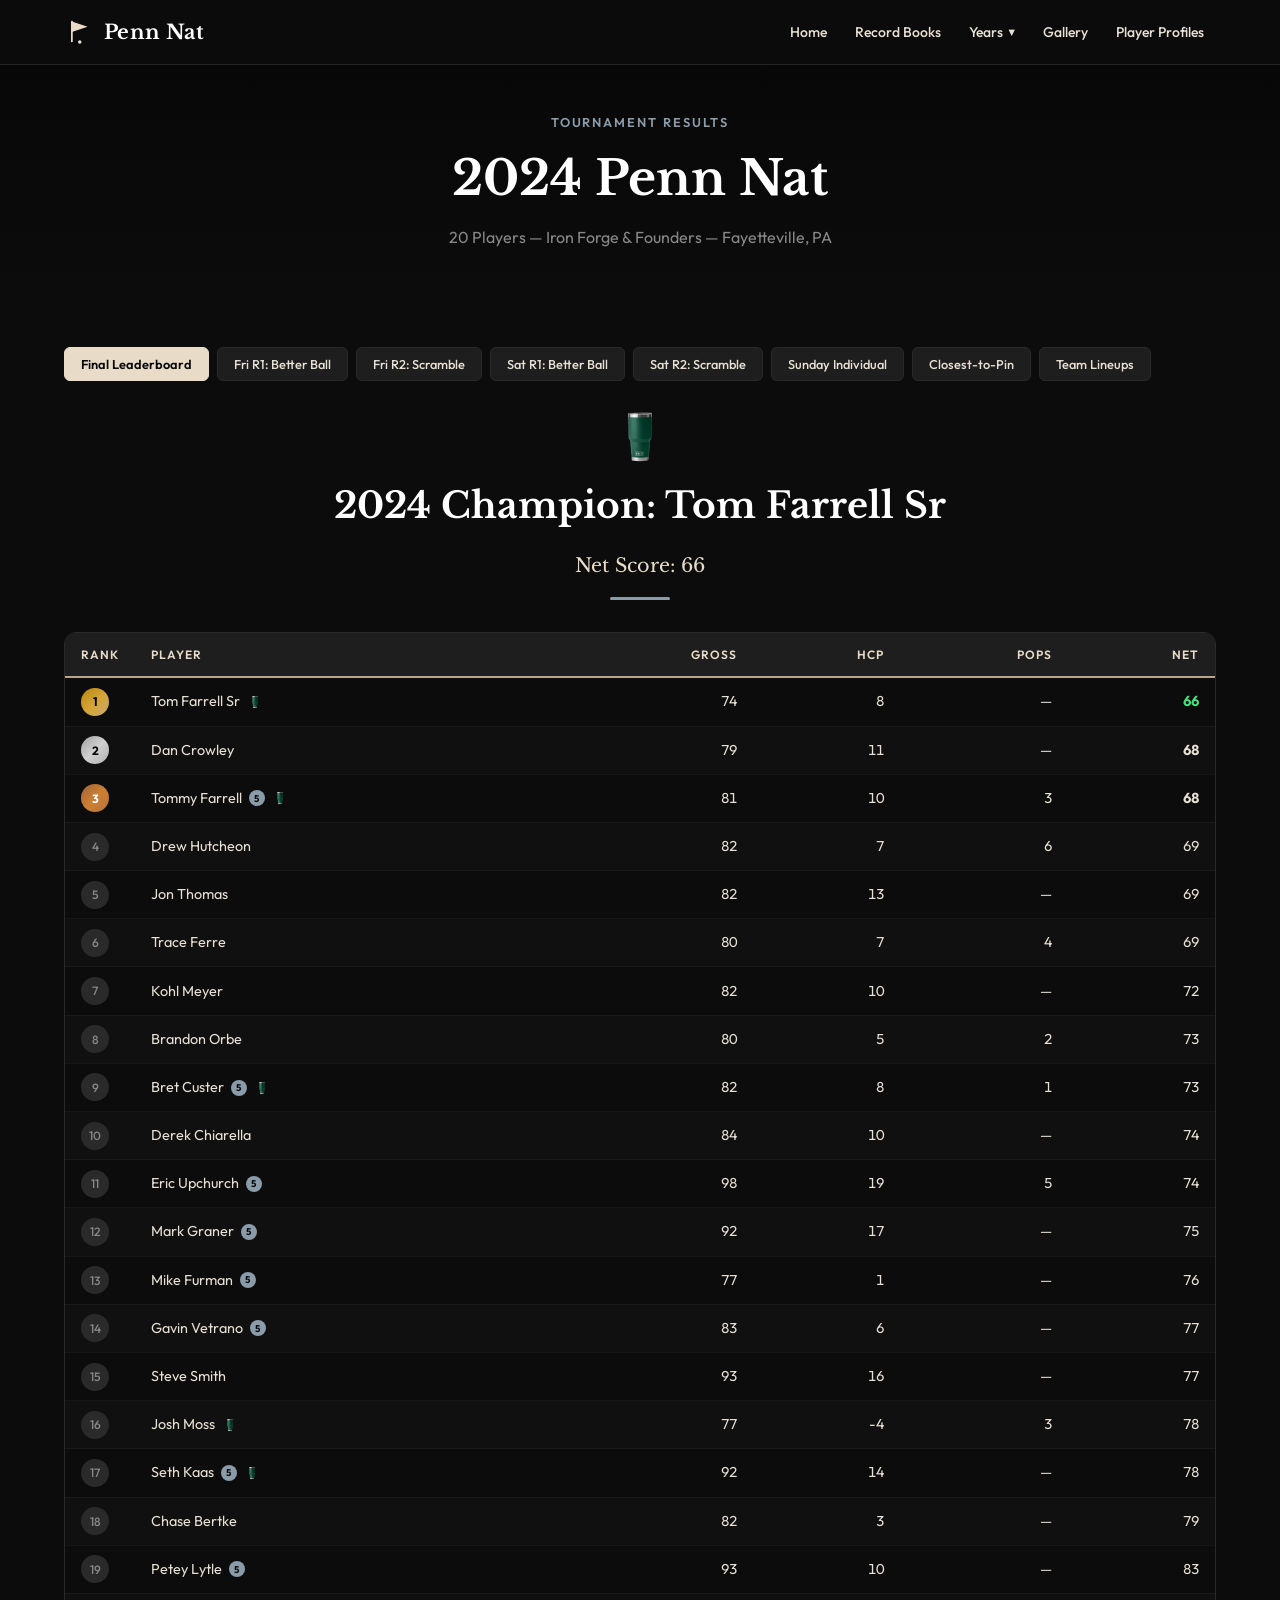
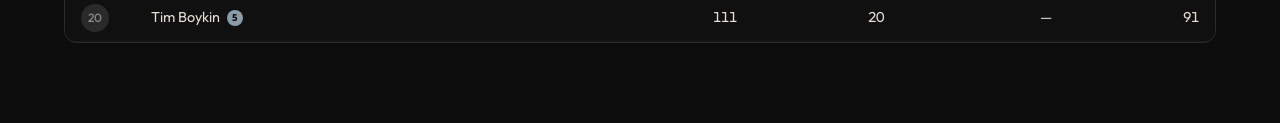
<file: golf-tournament/2024.html>
<!DOCTYPE html>
<html lang="en">
<head>
  <meta charset="UTF-8">
  <meta name="viewport" content="width=device-width, initial-scale=1.0">
  <meta name="description" content="2024 Penn Nat Championship Results">
  <title>2024 Results — Penn Nat Championship</title>
  <link rel="stylesheet" href="styles.css">
</head>
<body>

  <div id="nav-placeholder"></div>
  <script src="shared.js"></script>

  <main>

    <div class="page-header">
      <div class="container">
        <span class="section-label">Tournament Results</span>
        <h1>2024 Penn Nat</h1>
        <p class="page-subtitle">20 Players &mdash; Iron Forge &amp; Founders &mdash; Fayetteville, PA</p>
      </div>
    </div>

    <section class="section">
      <div class="container">

        <!-- Round Tabs -->
        <div class="round-tabs">
          <button class="round-tab-btn active" data-round="round-final">Final Leaderboard</button>
          <button class="round-tab-btn" data-round="round-1">Fri R1: Better Ball</button>
          <button class="round-tab-btn" data-round="round-2">Fri R2: Scramble</button>
          <button class="round-tab-btn" data-round="round-3">Sat R1: Better Ball</button>
          <button class="round-tab-btn" data-round="round-4">Sat R2: Scramble</button>
          <button class="round-tab-btn" data-round="round-sunday">Sunday Individual</button>
          <button class="round-tab-btn" data-round="round-ctp">Closest-to-Pin</button>
          <button class="round-tab-btn" data-round="round-lineups">Team Lineups</button>
        </div>

        <!-- ═══ Final Leaderboard ═══ -->
        <div class="round-panel active" id="round-final">
          <div style="text-align:center;margin-bottom:2rem">
            <img src="yeti-no-background.png" alt="YETI Trophy" class="yeti-trophy">
            <h2 class="section-title">2024 Champion: Tom Farrell Sr</h2>
            <p style="color:var(--gold);font-family:var(--font-display);font-size:1.2rem">Net Score: 66</p>
            <div class="gold-rule" style="margin:1rem auto"></div>
          </div>

          <div class="data-table-wrap">
            <table class="data-table">
              <thead>
                <tr>
                  <th style="width:50px">Rank</th>
                  <th>Player</th>
                  <th class="col-num">Gross</th>
                  <th class="col-num">HCP</th>
                  <th class="col-num">Pops</th>
                  <th class="col-num">Net</th>
                </tr>
              </thead>
              <tbody>
                <tr><td><span class="rank-badge rank-1">1</span></td><td>Tom Farrell Sr</td><td class="col-num">74</td><td class="col-num">8</td><td class="col-num">&mdash;</td><td class="col-num score-good"><strong>66</strong></td></tr>
                <tr><td><span class="rank-badge rank-2">2</span></td><td>Dan Crowley</td><td class="col-num">79</td><td class="col-num">11</td><td class="col-num">&mdash;</td><td class="col-num"><strong>68</strong></td></tr>
                <tr><td><span class="rank-badge rank-3">3</span></td><td>Tommy Farrell</td><td class="col-num">81</td><td class="col-num">10</td><td class="col-num">3</td><td class="col-num"><strong>68</strong></td></tr>
                <tr><td><span class="rank-badge rank-other">4</span></td><td>Drew Hutcheon</td><td class="col-num">82</td><td class="col-num">7</td><td class="col-num">6</td><td class="col-num">69</td></tr>
                <tr><td><span class="rank-badge rank-other">5</span></td><td>Jon Thomas</td><td class="col-num">82</td><td class="col-num">13</td><td class="col-num">&mdash;</td><td class="col-num">69</td></tr>
                <tr><td><span class="rank-badge rank-other">6</span></td><td>Trace Ferre</td><td class="col-num">80</td><td class="col-num">7</td><td class="col-num">4</td><td class="col-num">69</td></tr>
                <tr><td><span class="rank-badge rank-other">7</span></td><td>Kohl Meyer</td><td class="col-num">82</td><td class="col-num">10</td><td class="col-num">&mdash;</td><td class="col-num">72</td></tr>
                <tr><td><span class="rank-badge rank-other">8</span></td><td>Brandon Orbe</td><td class="col-num">80</td><td class="col-num">5</td><td class="col-num">2</td><td class="col-num">73</td></tr>
                <tr><td><span class="rank-badge rank-other">9</span></td><td>Bret Custer</td><td class="col-num">82</td><td class="col-num">8</td><td class="col-num">1</td><td class="col-num">73</td></tr>
                <tr><td><span class="rank-badge rank-other">10</span></td><td>Derek Chiarella</td><td class="col-num">84</td><td class="col-num">10</td><td class="col-num">&mdash;</td><td class="col-num">74</td></tr>
                <tr><td><span class="rank-badge rank-other">11</span></td><td>Eric Upchurch</td><td class="col-num">98</td><td class="col-num">19</td><td class="col-num">5</td><td class="col-num">74</td></tr>
                <tr><td><span class="rank-badge rank-other">12</span></td><td>Mark Graner</td><td class="col-num">92</td><td class="col-num">17</td><td class="col-num">&mdash;</td><td class="col-num">75</td></tr>
                <tr><td><span class="rank-badge rank-other">13</span></td><td>Mike Furman</td><td class="col-num">77</td><td class="col-num">1</td><td class="col-num">&mdash;</td><td class="col-num">76</td></tr>
                <tr><td><span class="rank-badge rank-other">14</span></td><td>Gavin Vetrano</td><td class="col-num">83</td><td class="col-num">6</td><td class="col-num">&mdash;</td><td class="col-num">77</td></tr>
                <tr><td><span class="rank-badge rank-other">15</span></td><td>Steve Smith</td><td class="col-num">93</td><td class="col-num">16</td><td class="col-num">&mdash;</td><td class="col-num">77</td></tr>
                <tr><td><span class="rank-badge rank-other">16</span></td><td>Josh Moss</td><td class="col-num">77</td><td class="col-num">-4</td><td class="col-num">3</td><td class="col-num">78</td></tr>
                <tr><td><span class="rank-badge rank-other">17</span></td><td>Seth Kaas</td><td class="col-num">92</td><td class="col-num">14</td><td class="col-num">&mdash;</td><td class="col-num">78</td></tr>
                <tr><td><span class="rank-badge rank-other">18</span></td><td>Chase Bertke</td><td class="col-num">82</td><td class="col-num">3</td><td class="col-num">&mdash;</td><td class="col-num">79</td></tr>
                <tr><td><span class="rank-badge rank-other">19</span></td><td>Petey Lytle</td><td class="col-num">93</td><td class="col-num">10</td><td class="col-num">&mdash;</td><td class="col-num">83</td></tr>
                <tr><td><span class="rank-badge rank-other">20</span></td><td>Tim Boykin</td><td class="col-num">111</td><td class="col-num">20</td><td class="col-num">&mdash;</td><td class="col-num">91</td></tr>
              </tbody>
            </table>
          </div>
        </div>

        <!-- ═══ Round 1: Better Ball ═══ -->
        <div class="round-panel" id="round-1">
          <div class="round-info">
            <span class="round-info-item"><strong>Round 1</strong></span>
            <span class="round-info-divider">|</span>
            <span class="round-info-item"><span class="course-badge course-founders">Founders</span> Dark Green Tees</span>
            <span class="round-info-divider">|</span>
            <span class="round-info-item">Better Ball (Net Stroke Play)</span>
            <span class="round-info-divider">|</span>
            <span class="round-info-item">Friday 9:45 AM</span>
          </div>

          <div class="data-table-wrap">
            <table class="data-table">
              <thead>
                <tr>
                  <th style="width:50px">Place</th>
                  <th>Team</th>
                  <th class="col-num">HCPs</th>
                  <th class="col-num">Net Score</th>
                </tr>
              </thead>
              <tbody>
                <tr><td><span class="place-badge place-1st">1st</span></td><td>Tommy Farrell &amp; Eric Upchurch</td><td class="col-num">(11, 20)</td><td class="col-num"><strong>62</strong></td></tr>
                <tr><td><span class="place-badge place-2nd">2nd</span></td><td>Trace Ferre &amp; Mark Graner</td><td class="col-num">(8, 18)</td><td class="col-num"><strong>64</strong></td></tr>
                <tr><td><span class="place-badge place-3rd">3rd</span></td><td>Gavin Vetrano &amp; Dan Crowley</td><td class="col-num">(6, 11)</td><td class="col-num"><strong>65</strong></td></tr>
                <tr><td><span class="place-other">T4th</span></td><td>Josh Moss &amp; Tim Boykin</td><td class="col-num">(-4, 20)</td><td class="col-num">66</td></tr>
                <tr><td><span class="place-other">T4th</span></td><td>Petey Lytle &amp; Chase Bertke</td><td class="col-num">(11, 4)</td><td class="col-num">66</td></tr>
                <tr><td><span class="place-other">6th</span></td><td>Steve Smith &amp; Tom Farrell Sr</td><td class="col-num">(17, 10)</td><td class="col-num">67</td></tr>
                <tr><td><span class="place-other">7th</span></td><td>Bret Custer &amp; Jon Thomas</td><td class="col-num">(9, 14)</td><td class="col-num">68</td></tr>
                <tr><td><span class="place-other">8th</span></td><td>Drew Hutcheon &amp; Kohl Meyer</td><td class="col-num">(7, 10)</td><td class="col-num">69</td></tr>
                <tr><td><span class="place-other">T9th</span></td><td>Seth Kaas &amp; Mike Furman</td><td class="col-num">(14, 1)</td><td class="col-num">71</td></tr>
                <tr><td><span class="place-other">10th</span></td><td>Brandon Orbe &amp; Derek Chiarella</td><td class="col-num">(5, 11)</td><td class="col-num">75</td></tr>
              </tbody>
            </table>
          </div>
        </div>

        <!-- ═══ Round 2: Scramble ═══ -->
        <div class="round-panel" id="round-2">
          <div class="round-info">
            <span class="round-info-item"><strong>Round 2</strong></span>
            <span class="round-info-divider">|</span>
            <span class="round-info-item"><span class="course-badge course-forge">Iron Forge</span> Black Tees</span>
            <span class="round-info-divider">|</span>
            <span class="round-info-item">2-Man Scramble</span>
            <span class="round-info-divider">|</span>
            <span class="round-info-item">Friday 3:20 PM</span>
          </div>

          <div class="data-table-wrap">
            <table class="data-table">
              <thead>
                <tr>
                  <th style="width:50px">Place</th>
                  <th>Team</th>
                  <th class="col-num">HCPs</th>
                  <th class="col-num">Team HCP</th>
                  <th class="col-num">Net Score</th>
                </tr>
              </thead>
              <tbody>
                <tr><td><span class="place-badge place-1st">1st</span></td><td>Mike Furman &amp; Drew Hutcheon</td><td class="col-num">(3, 9)</td><td class="col-num">2.4</td><td class="col-num"><strong>61.6</strong></td></tr>
                <tr><td><span class="place-badge place-2nd">2nd</span></td><td>Josh Moss &amp; Derek Chiarella</td><td class="col-num">(-3, 13)</td><td class="col-num">0.9</td><td class="col-num"><strong>62.1</strong></td></tr>
                <tr><td><span class="place-badge place-3rd">3rd</span></td><td>Jon Thomas &amp; Steve Smith</td><td class="col-num">(16, 19)</td><td class="col-num">8.45</td><td class="col-num"><strong>63.55</strong></td></tr>
                <tr><td><span class="place-other">4th</span></td><td>Bret Custer &amp; Eric Upchurch</td><td class="col-num">(10, 21)</td><td class="col-num">6.65</td><td class="col-num">64.35</td></tr>
                <tr><td><span class="place-other">5th</span></td><td>Petey Lytle &amp; Dan Crowley</td><td class="col-num">(12, 13)</td><td class="col-num">6.15</td><td class="col-num">65.85</td></tr>
                <tr><td><span class="place-other">6th</span></td><td>Tom Farrell Sr &amp; Mark Graner</td><td class="col-num">(12, 19)</td><td class="col-num">7.05</td><td class="col-num">66.95</td></tr>
                <tr><td><span class="place-other">7th</span></td><td>Kohl Meyer &amp; Seth Kaas</td><td class="col-num">(12, 16)</td><td class="col-num">6.6</td><td class="col-num">67.4</td></tr>
                <tr><td><span class="place-other">8th</span></td><td>Gavin Vetrano &amp; Trace Ferre</td><td class="col-num">(8, 9)</td><td class="col-num">4.15</td><td class="col-num">67.85</td></tr>
                <tr><td><span class="place-other">9th</span></td><td>Brandon Orbe &amp; Tommy Farrell</td><td class="col-num">(6, 12)</td><td class="col-num">3.9</td><td class="col-num">68.1</td></tr>
                <tr><td><span class="place-other">10th</span></td><td>Chase Bertke &amp; Tim Boykin</td><td class="col-num">(5, 22)</td><td class="col-num">5.05</td><td class="col-num">70.95</td></tr>
              </tbody>
            </table>
          </div>

          <div class="footnote">
            <strong>Scramble HCP formula:</strong> Team handicap = 35% of lower HCP + 15% of higher HCP.
          </div>
        </div>

        <!-- ═══ Round 3: Better Ball ═══ -->
        <div class="round-panel" id="round-3">
          <div class="round-info">
            <span class="round-info-item"><strong>Round 3</strong></span>
            <span class="round-info-divider">|</span>
            <span class="round-info-item"><span class="course-badge course-forge">Iron Forge</span> White Tees</span>
            <span class="round-info-divider">|</span>
            <span class="round-info-item">Better Ball (Net Stroke Play)</span>
            <span class="round-info-divider">|</span>
            <span class="round-info-item">Saturday 8:20 AM</span>
          </div>

          <div class="data-table-wrap">
            <table class="data-table">
              <thead>
                <tr>
                  <th style="width:50px">Place</th>
                  <th>Team</th>
                  <th class="col-num">HCPs</th>
                  <th class="col-num">Net Score</th>
                </tr>
              </thead>
              <tbody>
                <tr><td><span class="place-badge place-1st">1st</span></td><td>Trace Ferre &amp; Brandon Orbe</td><td class="col-num">(6, 3)</td><td class="col-num"><strong>61</strong></td></tr>
                <tr><td><span class="place-badge place-2nd">T2nd</span></td><td>Bret Custer &amp; Kohl Meyer</td><td class="col-num">(7, 8)</td><td class="col-num"><strong>64</strong></td></tr>
                <tr><td><span class="place-badge place-2nd">T2nd</span></td><td>Drew Hutcheon &amp; Tommy Farrell</td><td class="col-num">(5, 8)</td><td class="col-num"><strong>64</strong></td></tr>
                <tr><td><span class="place-other">4th</span></td><td>Mark Graner &amp; Dan Crowley</td><td class="col-num">(16, 9)</td><td class="col-num">65</td></tr>
                <tr><td><span class="place-other">5th</span></td><td>Josh Moss &amp; Chase Bertke</td><td class="col-num">(-6, 2)</td><td class="col-num">66</td></tr>
                <tr><td><span class="place-other">6th</span></td><td>Gavin Vetrano &amp; Tom Farrell Sr</td><td class="col-num">(4, 8)</td><td class="col-num">69</td></tr>
                <tr><td><span class="place-other">T7th</span></td><td>Jon Thomas &amp; Seth Kaas</td><td class="col-num">(12, 12)</td><td class="col-num">71</td></tr>
                <tr><td><span class="place-other">T7th</span></td><td>Mike Furman &amp; Petey Lytle</td><td class="col-num">(-1, 9)</td><td class="col-num">71</td></tr>
                <tr><td><span class="place-other">T7th</span></td><td>Steve Smith &amp; Tim Boykin</td><td class="col-num">(15, 18)</td><td class="col-num">71</td></tr>
                <tr><td><span class="place-other">T7th</span></td><td>Eric Upchurch &amp; Derek Chiarella</td><td class="col-num">(17, 9)</td><td class="col-num">71</td></tr>
              </tbody>
            </table>
          </div>
        </div>

        <!-- ═══ Round 4: Scramble ═══ -->
        <div class="round-panel" id="round-4">
          <div class="round-info">
            <span class="round-info-item"><strong>Round 4</strong></span>
            <span class="round-info-divider">|</span>
            <span class="round-info-item"><span class="course-badge course-founders">Founders</span> Dark Green Tees</span>
            <span class="round-info-divider">|</span>
            <span class="round-info-item">2-Man Scramble</span>
            <span class="round-info-divider">|</span>
            <span class="round-info-item">Saturday 2:15 PM</span>
          </div>

          <div class="data-table-wrap">
            <table class="data-table">
              <thead>
                <tr>
                  <th style="width:50px">Place</th>
                  <th>Team</th>
                  <th class="col-num">HCPs</th>
                  <th class="col-num">Team HCP</th>
                  <th class="col-num">Net Score</th>
                </tr>
              </thead>
              <tbody>
                <tr><td><span class="place-badge place-1st">1st</span></td><td>Josh Moss &amp; Drew Hutcheon</td><td class="col-num">(-4, 7)</td><td class="col-num">-0.35</td><td class="col-num"><strong>62.35</strong></td></tr>
                <tr><td><span class="place-badge place-2nd">2nd</span></td><td>Chase Bertke &amp; Eric Upchurch</td><td class="col-num">(4, 20)</td><td class="col-num">4.4</td><td class="col-num"><strong>63.6</strong></td></tr>
                <tr><td><span class="place-badge place-3rd">3rd</span></td><td>Bret Custer &amp; Tom Farrell Sr</td><td class="col-num">(9, 10)</td><td class="col-num">4.65</td><td class="col-num"><strong>65.35</strong></td></tr>
                <tr><td><span class="place-other">4th</span></td><td>Mike Furman &amp; Trace Ferre</td><td class="col-num">(1, 8)</td><td class="col-num">1.55</td><td class="col-num">65.45</td></tr>
                <tr><td><span class="place-other">5th</span></td><td>Gavin Vetrano &amp; Tommy Farrell</td><td class="col-num">(6, 11)</td><td class="col-num">3.75</td><td class="col-num">66.25</td></tr>
                <tr><td><span class="place-other">6th</span></td><td>Brandon Orbe &amp; Jon Thomas</td><td class="col-num">(5, 14)</td><td class="col-num">3.85</td><td class="col-num">67.15</td></tr>
                <tr><td><span class="place-other">7th</span></td><td>Kohl Meyer &amp; Dan Crowley</td><td class="col-num">(10, 11)</td><td class="col-num">5.15</td><td class="col-num">67.85</td></tr>
                <tr><td><span class="place-other">8th</span></td><td>Derek Chiarella &amp; Seth Kaas</td><td class="col-num">(11, 14)</td><td class="col-num">5.95</td><td class="col-num">69.05</td></tr>
                <tr><td><span class="place-other">9th</span></td><td>Petey Lytle &amp; Tim Boykin</td><td class="col-num">(11, 20)</td><td class="col-num">6.85</td><td class="col-num">69.15</td></tr>
                <tr><td><span class="place-other">10th</span></td><td>Steve Smith &amp; Mark Graner</td><td class="col-num">(17, 18)</td><td class="col-num">8.65</td><td class="col-num">69.35</td></tr>
              </tbody>
            </table>
          </div>

          <div class="footnote">
            <strong>Scramble HCP formula:</strong> Team handicap = 35% of lower HCP + 15% of higher HCP.
          </div>
        </div>

        <!-- ═══ Sunday Individual ═══ -->
        <div class="round-panel" id="round-sunday">
          <div class="round-info">
            <span class="round-info-item"><strong>Sunday Individual</strong></span>
            <span class="round-info-divider">|</span>
            <span class="round-info-item"><span class="course-badge course-forge">Iron Forge</span> Blue Tees</span>
            <span class="round-info-divider">|</span>
            <span class="round-info-item">Individual Stroke Play</span>
            <span class="round-info-divider">|</span>
            <span class="round-info-item">Sunday 7:00 AM</span>
          </div>

          <div class="data-table-wrap">
            <table class="data-table">
              <thead>
                <tr>
                  <th style="width:50px">Rank</th>
                  <th>Player</th>
                  <th class="col-num">Gross</th>
                  <th class="col-num">HCP</th>
                  <th class="col-num">Pops</th>
                  <th class="col-num">Net</th>
                </tr>
              </thead>
              <tbody>
                <tr><td><span class="rank-badge rank-1">1</span></td><td>Tom Farrell Sr</td><td class="col-num">74</td><td class="col-num">8 (Whites)</td><td class="col-num">&mdash;</td><td class="col-num"><strong>66</strong></td></tr>
                <tr><td><span class="rank-badge rank-2">2</span></td><td>Dan Crowley</td><td class="col-num">79</td><td class="col-num">11</td><td class="col-num">&mdash;</td><td class="col-num"><strong>68</strong></td></tr>
                <tr><td><span class="rank-badge rank-2">2</span></td><td>Tommy Farrell</td><td class="col-num">81</td><td class="col-num">10</td><td class="col-num">3</td><td class="col-num"><strong>68</strong></td></tr>
                <tr><td><span class="rank-badge rank-other">4</span></td><td>Drew Hutcheon</td><td class="col-num">82</td><td class="col-num">7</td><td class="col-num">6</td><td class="col-num">69</td></tr>
                <tr><td><span class="rank-badge rank-other">4</span></td><td>Jon Thomas</td><td class="col-num">82</td><td class="col-num">13</td><td class="col-num">&mdash;</td><td class="col-num">69</td></tr>
                <tr><td><span class="rank-badge rank-other">4</span></td><td>Trace Ferre</td><td class="col-num">80</td><td class="col-num">7</td><td class="col-num">4</td><td class="col-num">69</td></tr>
                <tr><td><span class="rank-badge rank-other">7</span></td><td>Kohl Meyer</td><td class="col-num">82</td><td class="col-num">10</td><td class="col-num">&mdash;</td><td class="col-num">72</td></tr>
                <tr><td><span class="rank-badge rank-other">8</span></td><td>Brandon Orbe</td><td class="col-num">80</td><td class="col-num">5</td><td class="col-num">2</td><td class="col-num">73</td></tr>
                <tr><td><span class="rank-badge rank-other">8</span></td><td>Bret Custer</td><td class="col-num">82</td><td class="col-num">8</td><td class="col-num">1</td><td class="col-num">73</td></tr>
                <tr><td><span class="rank-badge rank-other">10</span></td><td>Derek Chiarella</td><td class="col-num">84</td><td class="col-num">10</td><td class="col-num">&mdash;</td><td class="col-num">74</td></tr>
                <tr><td><span class="rank-badge rank-other">10</span></td><td>Eric Upchurch</td><td class="col-num">98</td><td class="col-num">19</td><td class="col-num">5</td><td class="col-num">74</td></tr>
                <tr><td><span class="rank-badge rank-other">12</span></td><td>Mark Graner</td><td class="col-num">92</td><td class="col-num">17</td><td class="col-num">&mdash;</td><td class="col-num">75</td></tr>
                <tr><td><span class="rank-badge rank-other">13</span></td><td>Mike Furman</td><td class="col-num">77</td><td class="col-num">1</td><td class="col-num">&mdash;</td><td class="col-num">76</td></tr>
                <tr><td><span class="rank-badge rank-other">14</span></td><td>Gavin Vetrano</td><td class="col-num">83</td><td class="col-num">6</td><td class="col-num">&mdash;</td><td class="col-num">77</td></tr>
                <tr><td><span class="rank-badge rank-other">14</span></td><td>Steve Smith</td><td class="col-num">93</td><td class="col-num">16</td><td class="col-num">&mdash;</td><td class="col-num">77</td></tr>
                <tr><td><span class="rank-badge rank-other">16</span></td><td>Josh Moss</td><td class="col-num">77</td><td class="col-num">-4</td><td class="col-num">3</td><td class="col-num">78</td></tr>
                <tr><td><span class="rank-badge rank-other">16</span></td><td>Seth Kaas</td><td class="col-num">92</td><td class="col-num">14</td><td class="col-num">&mdash;</td><td class="col-num">78</td></tr>
                <tr><td><span class="rank-badge rank-other">18</span></td><td>Chase Bertke</td><td class="col-num">82</td><td class="col-num">3</td><td class="col-num">&mdash;</td><td class="col-num">79</td></tr>
                <tr><td><span class="rank-badge rank-other">19</span></td><td>Petey Lytle</td><td class="col-num">93</td><td class="col-num">10</td><td class="col-num">&mdash;</td><td class="col-num">83</td></tr>
                <tr><td><span class="rank-badge rank-other">20</span></td><td>Tim Boykin</td><td class="col-num">111</td><td class="col-num">20</td><td class="col-num">&mdash;</td><td class="col-num">91</td></tr>
              </tbody>
            </table>
          </div>
        </div>

        <!-- ═══ Closest-to-Pin ═══ -->
        <div class="round-panel" id="round-ctp">
          <h2 class="section-title">Closest-to-Pin Winners</h2>
          <div class="gold-rule"></div>

          <div class="awards-grid">
            <div class="award-card"><div class="award-card-label">Friday Founders &mdash; #3</div><div class="award-card-winner">Tommy Farrell</div></div>
            <div class="award-card"><div class="award-card-label">Friday Iron Forge &mdash; #6</div><div class="award-card-winner">Derek Chiarella</div></div>
            <div class="award-card"><div class="award-card-label">Saturday Iron Forge &mdash; #6</div><div class="award-card-winner">Bret Custer</div></div>
            <div class="award-card"><div class="award-card-label">Saturday Founders &mdash; #3</div><div class="award-card-winner">Seth Kaas</div></div>
            <div class="award-card"><div class="award-card-label">Friday Founders &mdash; #9</div><div class="award-card-winner">Josh Moss</div></div>
            <div class="award-card"><div class="award-card-label">Friday Iron Forge &mdash; #13</div><div class="award-card-winner">Eric Upchurch</div></div>
            <div class="award-card"><div class="award-card-label">Saturday Iron Forge &mdash; #13</div><div class="award-card-winner">Trace Ferre</div></div>
            <div class="award-card"><div class="award-card-label">Saturday Founders &mdash; #9</div><div class="award-card-winner">Josh Moss</div></div>
            <div class="award-card"><div class="award-card-label">Friday Founders &mdash; #17</div><div class="award-card-winner">Gavin Vetrano</div></div>
            <div class="award-card"><div class="award-card-label">Friday Iron Forge &mdash; #16</div><div class="award-card-winner">Gavin Vetrano</div></div>
            <div class="award-card"><div class="award-card-label">Saturday Iron Forge &mdash; #16</div><div class="award-card-winner">Tommy Farrell</div></div>
            <div class="award-card"><div class="award-card-label">Saturday Founders &mdash; #17</div><div class="award-card-winner">Bret Custer</div></div>
          </div>
        </div>

        <!-- ═══ Team Lineups ═══ -->
        <div class="round-panel" id="round-lineups">
          <h2 class="section-title">Team Lineups</h2>
          <div class="gold-rule"></div>

          <div class="data-table-wrap">
            <table class="data-table lineup-table">
              <thead>
                <tr>
                  <th>Player</th>
                  <th>Fri R1 Partner</th>
                  <th>Fri R2 Partner</th>
                  <th>Sat R1 Partner</th>
                  <th>Sat R2 Partner</th>
                </tr>
              </thead>
              <tbody>
                <tr><td>Brandon Orbe</td><td>Derek Chiarella</td><td>Tommy Farrell</td><td>Trace Ferre</td><td>Jon Thomas</td></tr>
                <tr><td>Bret Custer</td><td>Jon Thomas</td><td>Eric Upchurch</td><td>Kohl Meyer</td><td>Tom Farrell Sr</td></tr>
                <tr><td>Chase Bertke</td><td>Petey Lytle</td><td>Tim Boykin</td><td>Josh Moss</td><td>Eric Upchurch</td></tr>
                <tr><td>Dan Crowley</td><td>Gavin Vetrano</td><td>Petey Lytle</td><td>Mark Graner</td><td>Kohl Meyer</td></tr>
                <tr><td>Derek Chiarella</td><td>Brandon Orbe</td><td>Josh Moss</td><td>Eric Upchurch</td><td>Seth Kaas</td></tr>
                <tr><td>Drew Hutcheon</td><td>Kohl Meyer</td><td>Mike Furman</td><td>Tommy Farrell</td><td>Josh Moss</td></tr>
                <tr><td>Eric Upchurch</td><td>Tommy Farrell</td><td>Bret Custer</td><td>Derek Chiarella</td><td>Chase Bertke</td></tr>
                <tr><td>Gavin Vetrano</td><td>Dan Crowley</td><td>Trace Ferre</td><td>Tom Farrell Sr</td><td>Tommy Farrell</td></tr>
                <tr><td>Jon Thomas</td><td>Bret Custer</td><td>Steve Smith</td><td>Seth Kaas</td><td>Brandon Orbe</td></tr>
                <tr><td>Josh Moss</td><td>Tim Boykin</td><td>Derek Chiarella</td><td>Chase Bertke</td><td>Drew Hutcheon</td></tr>
                <tr><td>Kohl Meyer</td><td>Drew Hutcheon</td><td>Seth Kaas</td><td>Bret Custer</td><td>Dan Crowley</td></tr>
                <tr><td>Mark Graner</td><td>Trace Ferre</td><td>Tom Farrell Sr</td><td>Dan Crowley</td><td>Steve Smith</td></tr>
                <tr><td>Mike Furman</td><td>Seth Kaas</td><td>Drew Hutcheon</td><td>Petey Lytle</td><td>Trace Ferre</td></tr>
                <tr><td>Petey Lytle</td><td>Chase Bertke</td><td>Dan Crowley</td><td>Mike Furman</td><td>Tim Boykin</td></tr>
                <tr><td>Seth Kaas</td><td>Mike Furman</td><td>Kohl Meyer</td><td>Jon Thomas</td><td>Derek Chiarella</td></tr>
                <tr><td>Steve Smith</td><td>Tom Farrell Sr</td><td>Jon Thomas</td><td>Tim Boykin</td><td>Mark Graner</td></tr>
                <tr><td>Tim Boykin</td><td>Josh Moss</td><td>Chase Bertke</td><td>Steve Smith</td><td>Petey Lytle</td></tr>
                <tr><td>Tom Farrell Sr</td><td>Steve Smith</td><td>Mark Graner</td><td>Gavin Vetrano</td><td>Bret Custer</td></tr>
                <tr><td>Tommy Farrell</td><td>Eric Upchurch</td><td>Brandon Orbe</td><td>Drew Hutcheon</td><td>Gavin Vetrano</td></tr>
                <tr><td>Trace Ferre</td><td>Mark Graner</td><td>Gavin Vetrano</td><td>Brandon Orbe</td><td>Mike Furman</td></tr>
              </tbody>
            </table>
          </div>
        </div>

      </div>
    </section>

  </main>

  <div id="footer-placeholder"></div>

  <script>
    PennNat.initRoundTabs();
  </script>

</body>
</html>
</file>
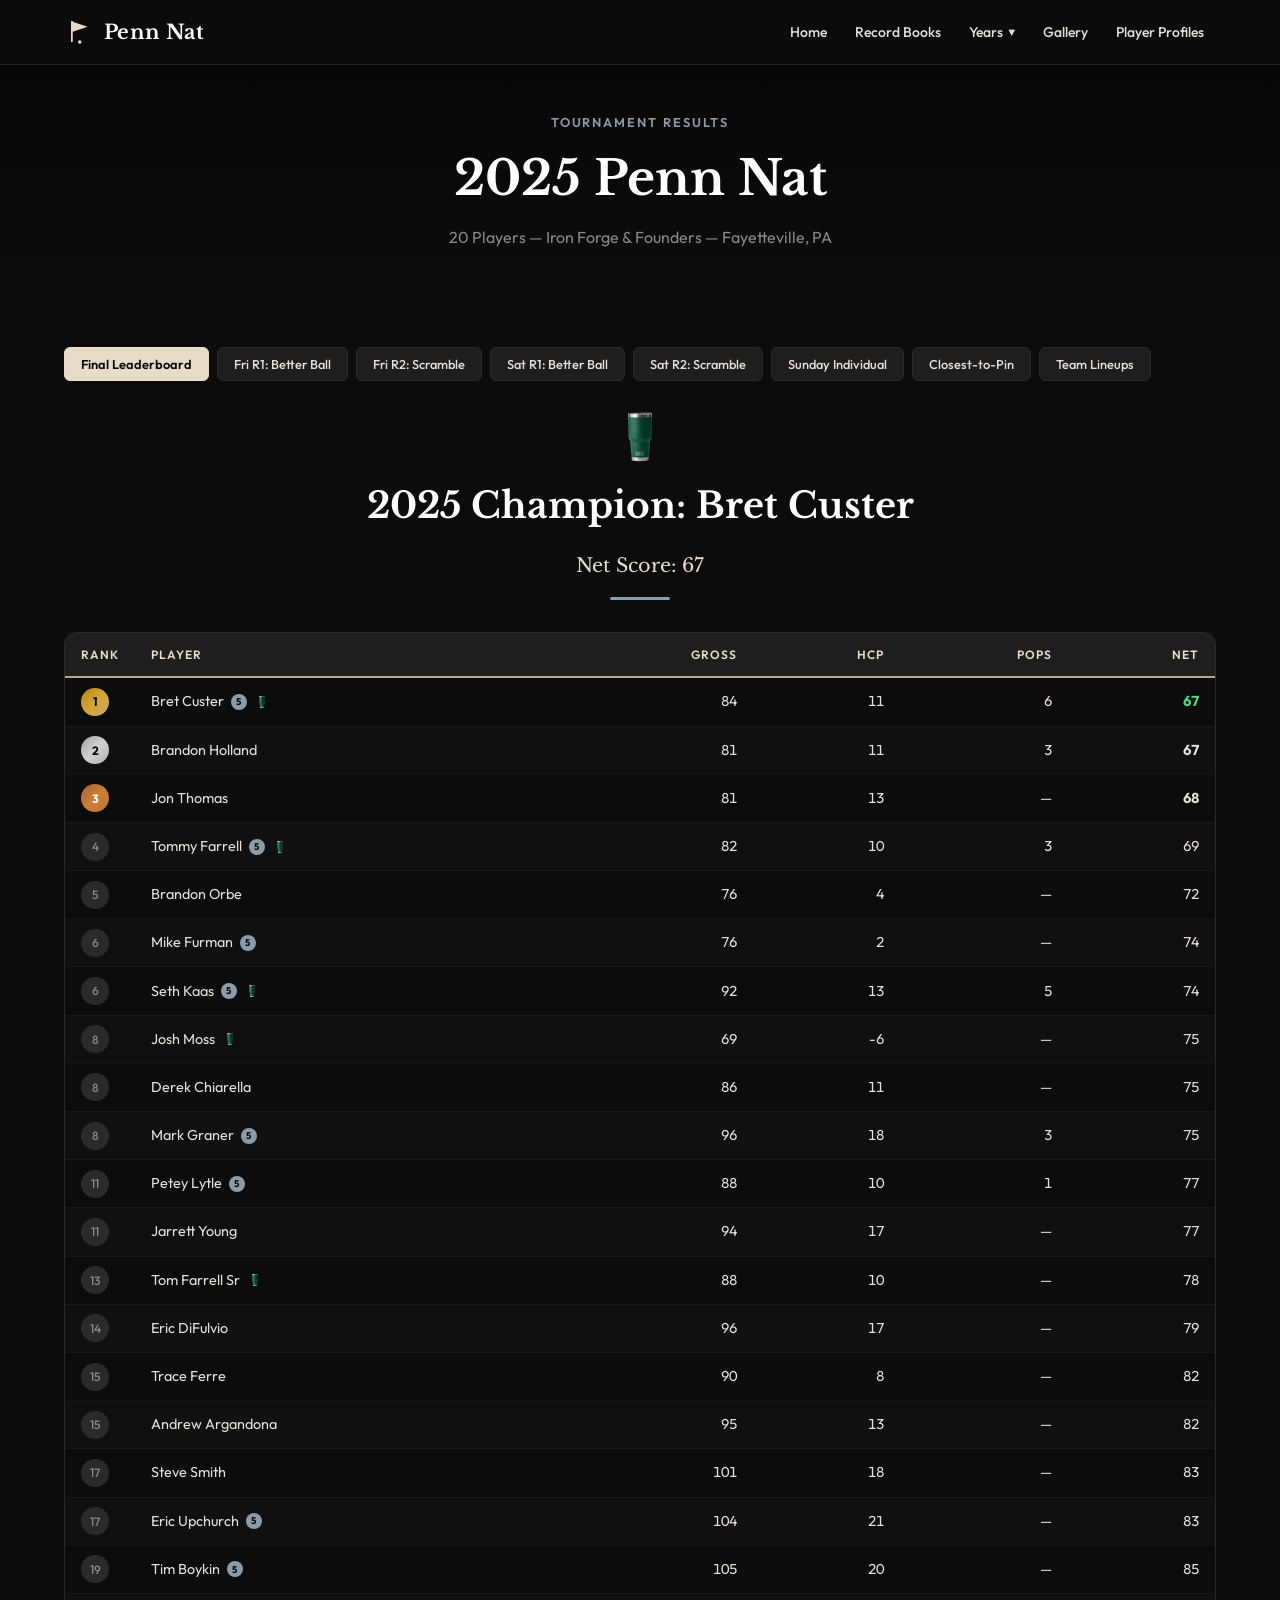
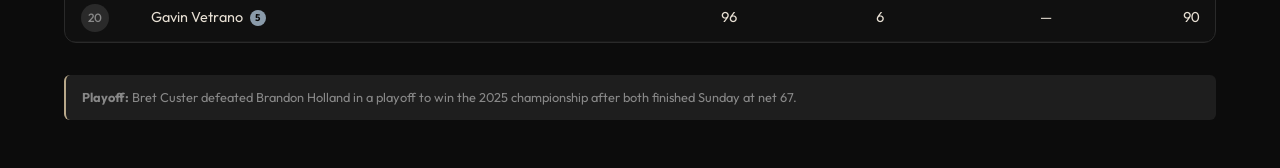
<file: golf-tournament/2025.html>
<!DOCTYPE html>
<html lang="en">
<head>
  <meta charset="UTF-8">
  <meta name="viewport" content="width=device-width, initial-scale=1.0">
  <meta name="description" content="2025 Penn Nat Championship Results">
  <title>2025 Results — Penn Nat Championship</title>
  <link rel="stylesheet" href="styles.css">
</head>
<body>

  <div id="nav-placeholder"></div>
  <script src="shared.js"></script>

  <main>

    <div class="page-header">
      <div class="container">
        <span class="section-label">Tournament Results</span>
        <h1>2025 Penn Nat</h1>
        <p class="page-subtitle">20 Players &mdash; Iron Forge &amp; Founders &mdash; Fayetteville, PA</p>
      </div>
    </div>

    <section class="section">
      <div class="container">

        <!-- Round Tabs -->
        <div class="round-tabs">
          <button class="round-tab-btn active" data-round="round-final">Final Leaderboard</button>
          <button class="round-tab-btn" data-round="round-1">Fri R1: Better Ball</button>
          <button class="round-tab-btn" data-round="round-2">Fri R2: Scramble</button>
          <button class="round-tab-btn" data-round="round-3">Sat R1: Better Ball</button>
          <button class="round-tab-btn" data-round="round-4">Sat R2: Scramble</button>
          <button class="round-tab-btn" data-round="round-sunday">Sunday Individual</button>
          <button class="round-tab-btn" data-round="round-ctp">Closest-to-Pin</button>
          <button class="round-tab-btn" data-round="round-lineups">Team Lineups</button>
        </div>

        <!-- ═══ Final Leaderboard ═══ -->
        <div class="round-panel active" id="round-final">
          <div style="text-align:center;margin-bottom:2rem">
            <img src="yeti-no-background.png" alt="YETI Trophy" class="yeti-trophy">
            <h2 class="section-title">2025 Champion: Bret Custer</h2>
            <p style="color:var(--gold);font-family:var(--font-display);font-size:1.2rem">Net Score: 67</p>
            <div class="gold-rule" style="margin:1rem auto"></div>
          </div>

          <div class="data-table-wrap">
            <table class="data-table">
              <thead>
                <tr>
                  <th style="width:50px">Rank</th>
                  <th>Player</th>
                  <th class="col-num">Gross</th>
                  <th class="col-num">HCP</th>
                  <th class="col-num">Pops</th>
                  <th class="col-num">Net</th>
                </tr>
              </thead>
              <tbody>
                <tr><td><span class="rank-badge rank-1">1</span></td><td>Bret Custer</td><td class="col-num">84</td><td class="col-num">11</td><td class="col-num">6</td><td class="col-num score-good"><strong>67</strong></td></tr>
                <tr><td><span class="rank-badge rank-2">2</span></td><td>Brandon Holland</td><td class="col-num">81</td><td class="col-num">11</td><td class="col-num">3</td><td class="col-num"><strong>67</strong></td></tr>
                <tr><td><span class="rank-badge rank-3">3</span></td><td>Jon Thomas</td><td class="col-num">81</td><td class="col-num">13</td><td class="col-num">&mdash;</td><td class="col-num"><strong>68</strong></td></tr>
                <tr><td><span class="rank-badge rank-other">4</span></td><td>Tommy Farrell</td><td class="col-num">82</td><td class="col-num">10</td><td class="col-num">3</td><td class="col-num">69</td></tr>
                <tr><td><span class="rank-badge rank-other">5</span></td><td>Brandon Orbe</td><td class="col-num">76</td><td class="col-num">4</td><td class="col-num">&mdash;</td><td class="col-num">72</td></tr>
                <tr><td><span class="rank-badge rank-other">6</span></td><td>Mike Furman</td><td class="col-num">76</td><td class="col-num">2</td><td class="col-num">&mdash;</td><td class="col-num">74</td></tr>
                <tr><td><span class="rank-badge rank-other">6</span></td><td>Seth Kaas</td><td class="col-num">92</td><td class="col-num">13</td><td class="col-num">5</td><td class="col-num">74</td></tr>
                <tr><td><span class="rank-badge rank-other">8</span></td><td>Josh Moss</td><td class="col-num">69</td><td class="col-num">-6</td><td class="col-num">&mdash;</td><td class="col-num">75</td></tr>
                <tr><td><span class="rank-badge rank-other">8</span></td><td>Derek Chiarella</td><td class="col-num">86</td><td class="col-num">11</td><td class="col-num">&mdash;</td><td class="col-num">75</td></tr>
                <tr><td><span class="rank-badge rank-other">8</span></td><td>Mark Graner</td><td class="col-num">96</td><td class="col-num">18</td><td class="col-num">3</td><td class="col-num">75</td></tr>
                <tr><td><span class="rank-badge rank-other">11</span></td><td>Petey Lytle</td><td class="col-num">88</td><td class="col-num">10</td><td class="col-num">1</td><td class="col-num">77</td></tr>
                <tr><td><span class="rank-badge rank-other">11</span></td><td>Jarrett Young</td><td class="col-num">94</td><td class="col-num">17</td><td class="col-num">&mdash;</td><td class="col-num">77</td></tr>
                <tr><td><span class="rank-badge rank-other">13</span></td><td>Tom Farrell Sr</td><td class="col-num">88</td><td class="col-num">10</td><td class="col-num">&mdash;</td><td class="col-num">78</td></tr>
                <tr><td><span class="rank-badge rank-other">14</span></td><td>Eric DiFulvio</td><td class="col-num">96</td><td class="col-num">17</td><td class="col-num">&mdash;</td><td class="col-num">79</td></tr>
                <tr><td><span class="rank-badge rank-other">15</span></td><td>Trace Ferre</td><td class="col-num">90</td><td class="col-num">8</td><td class="col-num">&mdash;</td><td class="col-num">82</td></tr>
                <tr><td><span class="rank-badge rank-other">15</span></td><td>Andrew Argandona</td><td class="col-num">95</td><td class="col-num">13</td><td class="col-num">&mdash;</td><td class="col-num">82</td></tr>
                <tr><td><span class="rank-badge rank-other">17</span></td><td>Steve Smith</td><td class="col-num">101</td><td class="col-num">18</td><td class="col-num">&mdash;</td><td class="col-num">83</td></tr>
                <tr><td><span class="rank-badge rank-other">17</span></td><td>Eric Upchurch</td><td class="col-num">104</td><td class="col-num">21</td><td class="col-num">&mdash;</td><td class="col-num">83</td></tr>
                <tr><td><span class="rank-badge rank-other">19</span></td><td>Tim Boykin</td><td class="col-num">105</td><td class="col-num">20</td><td class="col-num">&mdash;</td><td class="col-num">85</td></tr>
                <tr><td><span class="rank-badge rank-other">20</span></td><td>Gavin Vetrano</td><td class="col-num">96</td><td class="col-num">6</td><td class="col-num">&mdash;</td><td class="col-num">90</td></tr>
              </tbody>
            </table>
          </div>

          <div class="footnote">
            <strong>Playoff:</strong> Bret Custer defeated Brandon Holland in a playoff to win the 2025 championship after both finished Sunday at net 67.
          </div>
        </div>

        <!-- ═══ Round 1: Better Ball ═══ -->
        <div class="round-panel" id="round-1">
          <div class="round-info">
            <span class="round-info-item"><strong>Round 1</strong></span>
            <span class="round-info-divider">|</span>
            <span class="round-info-item"><span class="course-badge course-forge">Iron Forge</span> White Tees</span>
            <span class="round-info-divider">|</span>
            <span class="round-info-item">Better Ball (Net Stroke Play)</span>
            <span class="round-info-divider">|</span>
            <span class="round-info-item">Friday 10:00 AM</span>
          </div>

          <div class="data-table-wrap">
            <table class="data-table">
              <thead>
                <tr>
                  <th style="width:50px">Place</th>
                  <th>Team</th>
                  <th class="col-num">HCPs</th>
                  <th class="col-num">Net Score</th>
                </tr>
              </thead>
              <tbody>
                <tr><td><span class="place-badge place-1st">1st</span></td><td>Seth Kaas &amp; Brandon Holland</td><td class="col-num">(11, 9)</td><td class="col-num"><strong>60</strong></td></tr>
                <tr><td><span class="place-badge place-2nd">2nd</span></td><td>Andrew Argandona &amp; Derek Chiarella</td><td class="col-num">(11, 9)</td><td class="col-num"><strong>62</strong></td></tr>
                <tr><td><span class="place-badge place-3rd">T3rd</span></td><td>Tommy Farrell &amp; Tim Boykin</td><td class="col-num">(8, 17)</td><td class="col-num"><strong>63</strong></td></tr>
                <tr><td><span class="place-badge place-3rd">T3rd</span></td><td>Gavin Vetrano &amp; Steve Smith</td><td class="col-num">(4, 15)</td><td class="col-num"><strong>63</strong></td></tr>
                <tr><td><span class="place-badge place-3rd">T3rd</span></td><td>Bret Custer &amp; Eric DiFulvio</td><td class="col-num">(9, 14)</td><td class="col-num"><strong>63</strong></td></tr>
                <tr><td><span class="place-other">6th</span></td><td>Jarrett Young &amp; Jon Thomas</td><td class="col-num">(15, 10)</td><td class="col-num">66</td></tr>
                <tr><td><span class="place-other">7th</span></td><td>Eric Upchurch &amp; Mike Furman</td><td class="col-num">(18, 1)</td><td class="col-num">67</td></tr>
                <tr><td><span class="place-other">T8th</span></td><td>Josh Moss &amp; Tom Farrell Sr</td><td class="col-num">(-7, 8)</td><td class="col-num">68</td></tr>
                <tr><td><span class="place-other">T8th</span></td><td>Trace Ferre &amp; Petey Lytle</td><td class="col-num">(6, 8)</td><td class="col-num">68</td></tr>
                <tr><td><span class="place-other">10th</span></td><td>Brandon Orbe &amp; Mark Graner</td><td class="col-num">(2, 16)</td><td class="col-num">69</td></tr>
              </tbody>
            </table>
          </div>
        </div>

        <!-- ═══ Round 2: Scramble ═══ -->
        <div class="round-panel" id="round-2">
          <div class="round-info">
            <span class="round-info-item"><strong>Round 2</strong></span>
            <span class="round-info-divider">|</span>
            <span class="round-info-item"><span class="course-badge course-founders">Founders</span> Blue Tees</span>
            <span class="round-info-divider">|</span>
            <span class="round-info-item">2-Man Scramble</span>
            <span class="round-info-divider">|</span>
            <span class="round-info-item">Friday 3:25 PM</span>
          </div>

          <div class="data-table-wrap">
            <table class="data-table">
              <thead>
                <tr>
                  <th style="width:50px">Place</th>
                  <th>Team</th>
                  <th class="col-num">HCPs</th>
                  <th class="col-num">Team HCP</th>
                  <th class="col-num">Net Score</th>
                </tr>
              </thead>
              <tbody>
                <tr><td><span class="place-badge place-1st">1st</span></td><td>Petey Lytle &amp; Jarrett Young</td><td class="col-num">(13, 20)</td><td class="col-num">7.5</td><td class="col-num"><strong>61.5</strong></td></tr>
                <tr><td><span class="place-badge place-2nd">2nd</span></td><td>Steve Smith &amp; Eric Upchurch</td><td class="col-num">(20, 24)</td><td class="col-num">11</td><td class="col-num"><strong>63</strong></td></tr>
                <tr><td><span class="place-badge place-3rd">T3rd</span></td><td>Trace Ferre &amp; Seth Kaas</td><td class="col-num">(10, 16)</td><td class="col-num">6</td><td class="col-num"><strong>65</strong></td></tr>
                <tr><td><span class="place-badge place-3rd">T3rd</span></td><td>Bret Custer &amp; Mark Graner</td><td class="col-num">(13, 21)</td><td class="col-num">8</td><td class="col-num"><strong>65</strong></td></tr>
                <tr><td><span class="place-other">T5th</span></td><td>Jon Thomas &amp; Eric DiFulvio</td><td class="col-num">(15, 19)</td><td class="col-num">8.5</td><td class="col-num">65.5</td></tr>
                <tr><td><span class="place-other">T5th</span></td><td>Mike Furman &amp; Tommy Farrell</td><td class="col-num">(5, 12)</td><td class="col-num">3.5</td><td class="col-num">65.5</td></tr>
                <tr><td><span class="place-other">7th</span></td><td>Josh Moss &amp; Brandon Holland</td><td class="col-num">(-4, 14)</td><td class="col-num">1</td><td class="col-num">66</td></tr>
                <tr><td><span class="place-other">T8th</span></td><td>Tom Farrell Sr &amp; Derek Chiarella</td><td class="col-num">(12, 14)</td><td class="col-num">6.5</td><td class="col-num">68.5</td></tr>
                <tr><td><span class="place-other">T8th</span></td><td>Brandon Orbe &amp; Gavin Vetrano</td><td class="col-num">(6, 8)</td><td class="col-num">3.5</td><td class="col-num">68.5</td></tr>
                <tr><td><span class="place-other">10th</span></td><td>Andrew Argandona &amp; Tim Boykin</td><td class="col-num">(16, 23)</td><td class="col-num">9</td><td class="col-num">70</td></tr>
              </tbody>
            </table>
          </div>

          <div class="footnote">
            <strong>Scramble HCP formula:</strong> Team handicap = 35% of lower HCP + 15% of higher HCP.
          </div>
        </div>

        <!-- ═══ Round 3: Better Ball ═══ -->
        <div class="round-panel" id="round-3">
          <div class="round-info">
            <span class="round-info-item"><strong>Round 3</strong></span>
            <span class="round-info-divider">|</span>
            <span class="round-info-item"><span class="course-badge course-founders">Founders</span> Dark Green Tees</span>
            <span class="round-info-divider">|</span>
            <span class="round-info-item">Better Ball (Net Stroke Play)</span>
            <span class="round-info-divider">|</span>
            <span class="round-info-item">Saturday 8:35 AM</span>
          </div>

          <div class="data-table-wrap">
            <table class="data-table">
              <thead>
                <tr>
                  <th style="width:50px">Place</th>
                  <th>Team</th>
                  <th class="col-num">HCPs</th>
                  <th class="col-num">Net Score</th>
                </tr>
              </thead>
              <tbody>
                <tr><td><span class="place-badge place-1st">T1st</span></td><td>Bret Custer &amp; Petey Lytle</td><td class="col-num">(11, 10)</td><td class="col-num"><strong>61</strong></td></tr>
                <tr><td><span class="place-badge place-1st">T1st</span></td><td>Mark Graner &amp; Eric DiFulvio</td><td class="col-num">(18, 17)</td><td class="col-num"><strong>61</strong></td></tr>
                <tr><td><span class="place-badge place-3rd">3rd</span></td><td>Seth Kaas &amp; Eric Upchurch</td><td class="col-num">(13, 21)</td><td class="col-num"><strong>63</strong></td></tr>
                <tr><td><span class="place-other">T4th</span></td><td>Brandon Orbe &amp; Josh Moss</td><td class="col-num">(4, -6)</td><td class="col-num">67</td></tr>
                <tr><td><span class="place-other">T4th</span></td><td>Tommy Farrell &amp; Tom Farrell Sr</td><td class="col-num">(10, 10)</td><td class="col-num">67</td></tr>
                <tr><td><span class="place-other">6th</span></td><td>Gavin Vetrano &amp; Mike Furman</td><td class="col-num">(6, 2)</td><td class="col-num">68</td></tr>
                <tr><td><span class="place-other">T7th</span></td><td>Jarrett Young &amp; Trace Ferre</td><td class="col-num">(17, 8)</td><td class="col-num">69</td></tr>
                <tr><td><span class="place-other">T7th</span></td><td>Jon Thomas &amp; Tim Boykin</td><td class="col-num">(13, 20)</td><td class="col-num">69</td></tr>
                <tr><td><span class="place-other">T7th</span></td><td>Steve Smith &amp; Andrew Argandona</td><td class="col-num">(18, 13)</td><td class="col-num">69</td></tr>
                <tr><td><span class="place-other">10th</span></td><td>Derek Chiarella &amp; Brandon Holland</td><td class="col-num">(11, 11)</td><td class="col-num">71</td></tr>
              </tbody>
            </table>
          </div>
        </div>

        <!-- ═══ Round 4: Scramble ═══ -->
        <div class="round-panel" id="round-4">
          <div class="round-info">
            <span class="round-info-item"><strong>Round 4</strong></span>
            <span class="round-info-divider">|</span>
            <span class="round-info-item"><span class="course-badge course-forge">Iron Forge</span> Blue Tees</span>
            <span class="round-info-divider">|</span>
            <span class="round-info-item">2-Man Scramble</span>
            <span class="round-info-divider">|</span>
            <span class="round-info-item">Saturday 2:30 PM</span>
          </div>

          <div class="data-table-wrap">
            <table class="data-table">
              <thead>
                <tr>
                  <th style="width:50px">Place</th>
                  <th>Team</th>
                  <th class="col-num">HCPs</th>
                  <th class="col-num">Team HCP</th>
                  <th class="col-num">Net Score</th>
                </tr>
              </thead>
              <tbody>
                <tr><td><span class="place-badge place-1st">1st</span></td><td>Gavin Vetrano &amp; Brandon Holland</td><td class="col-num">(5, 11)</td><td class="col-num">3.5</td><td class="col-num"><strong>59.5</strong></td></tr>
                <tr><td><span class="place-badge place-2nd">2nd</span></td><td>Tommy Farrell &amp; Andrew Argandona</td><td class="col-num">(9, 13)</td><td class="col-num">5</td><td class="col-num"><strong>62</strong></td></tr>
                <tr><td><span class="place-badge place-3rd">3rd</span></td><td>Trace Ferre &amp; Bret Custer</td><td class="col-num">(7, 10)</td><td class="col-num">4</td><td class="col-num"><strong>63</strong></td></tr>
                <tr><td><span class="place-other">4th</span></td><td>Josh Moss &amp; Tim Boykin</td><td class="col-num">(-6, 19)</td><td class="col-num">1</td><td class="col-num">64</td></tr>
                <tr><td><span class="place-other">5th</span></td><td>Jon Thomas &amp; Eric Upchurch</td><td class="col-num">(12, 20)</td><td class="col-num">7</td><td class="col-num">65</td></tr>
                <tr><td><span class="place-other">6th</span></td><td>Petey Lytle &amp; Steve Smith</td><td class="col-num">(9, 17)</td><td class="col-num">6</td><td class="col-num">66</td></tr>
                <tr><td><span class="place-other">7th</span></td><td>Brandon Orbe &amp; Eric DiFulvio</td><td class="col-num">(4, 16)</td><td class="col-num">3.5</td><td class="col-num">66.5</td></tr>
                <tr><td><span class="place-other">T8th</span></td><td>Seth Kaas &amp; Jarrett Young</td><td class="col-num">(13, 17)</td><td class="col-num">7</td><td class="col-num">67</td></tr>
                <tr><td><span class="place-other">T8th</span></td><td>Mike Furman &amp; Tom Farrell Sr</td><td class="col-num">(2, 9)</td><td class="col-num">2</td><td class="col-num">67</td></tr>
                <tr><td><span class="place-other">10th</span></td><td>Derek Chiarella &amp; Mark Graner</td><td class="col-num">(11, 17)</td><td class="col-num">6.5</td><td class="col-num">70.5</td></tr>
              </tbody>
            </table>
          </div>

          <div class="footnote">
            <strong>Scramble HCP formula:</strong> Team handicap = 35% of lower HCP + 15% of higher HCP.
          </div>
        </div>

        <!-- ═══ Sunday Individual ═══ -->
        <div class="round-panel" id="round-sunday">
          <div class="round-info">
            <span class="round-info-item"><strong>Sunday Individual</strong></span>
            <span class="round-info-divider">|</span>
            <span class="round-info-item"><span class="course-badge course-founders">Founders</span> Dark Green Tees</span>
            <span class="round-info-divider">|</span>
            <span class="round-info-item">Individual Stroke Play</span>
            <span class="round-info-divider">|</span>
            <span class="round-info-item">Sunday 7:15 AM</span>
          </div>

          <div class="data-table-wrap">
            <table class="data-table">
              <thead>
                <tr>
                  <th style="width:50px">Rank</th>
                  <th>Player</th>
                  <th class="col-num">Gross</th>
                  <th class="col-num">HCP</th>
                  <th class="col-num">Pops</th>
                  <th class="col-num">Net</th>
                </tr>
              </thead>
              <tbody>
                <tr><td><span class="rank-badge rank-1">1</span></td><td>Bret Custer</td><td class="col-num">84</td><td class="col-num">11</td><td class="col-num">6</td><td class="col-num score-good"><strong>67</strong></td></tr>
                <tr><td><span class="rank-badge rank-2">2</span></td><td>Brandon Holland</td><td class="col-num">81</td><td class="col-num">11</td><td class="col-num">3</td><td class="col-num"><strong>67</strong></td></tr>
                <tr><td><span class="rank-badge rank-3">3</span></td><td>Jon Thomas</td><td class="col-num">81</td><td class="col-num">13</td><td class="col-num">&mdash;</td><td class="col-num"><strong>68</strong></td></tr>
                <tr><td><span class="rank-badge rank-other">4</span></td><td>Tommy Farrell</td><td class="col-num">82</td><td class="col-num">10</td><td class="col-num">3</td><td class="col-num">69</td></tr>
                <tr><td><span class="rank-badge rank-other">5</span></td><td>Brandon Orbe</td><td class="col-num">76</td><td class="col-num">4</td><td class="col-num">&mdash;</td><td class="col-num">72</td></tr>
                <tr><td><span class="rank-badge rank-other">6</span></td><td>Mike Furman</td><td class="col-num">76</td><td class="col-num">2</td><td class="col-num">&mdash;</td><td class="col-num">74</td></tr>
                <tr><td><span class="rank-badge rank-other">6</span></td><td>Seth Kaas</td><td class="col-num">92</td><td class="col-num">13</td><td class="col-num">5</td><td class="col-num">74</td></tr>
                <tr><td><span class="rank-badge rank-other">8</span></td><td>Josh Moss</td><td class="col-num">69</td><td class="col-num">-6</td><td class="col-num">&mdash;</td><td class="col-num">75</td></tr>
                <tr><td><span class="rank-badge rank-other">8</span></td><td>Derek Chiarella</td><td class="col-num">86</td><td class="col-num">11</td><td class="col-num">&mdash;</td><td class="col-num">75</td></tr>
                <tr><td><span class="rank-badge rank-other">8</span></td><td>Mark Graner</td><td class="col-num">96</td><td class="col-num">18</td><td class="col-num">3</td><td class="col-num">75</td></tr>
                <tr><td><span class="rank-badge rank-other">11</span></td><td>Petey Lytle</td><td class="col-num">88</td><td class="col-num">10</td><td class="col-num">1</td><td class="col-num">77</td></tr>
                <tr><td><span class="rank-badge rank-other">11</span></td><td>Jarrett Young</td><td class="col-num">94</td><td class="col-num">17</td><td class="col-num">&mdash;</td><td class="col-num">77</td></tr>
                <tr><td><span class="rank-badge rank-other">13</span></td><td>Tom Farrell Sr</td><td class="col-num">88</td><td class="col-num">10</td><td class="col-num">&mdash;</td><td class="col-num">78</td></tr>
                <tr><td><span class="rank-badge rank-other">14</span></td><td>Eric DiFulvio</td><td class="col-num">96</td><td class="col-num">17</td><td class="col-num">&mdash;</td><td class="col-num">79</td></tr>
                <tr><td><span class="rank-badge rank-other">15</span></td><td>Trace Ferre</td><td class="col-num">90</td><td class="col-num">8</td><td class="col-num">&mdash;</td><td class="col-num">82</td></tr>
                <tr><td><span class="rank-badge rank-other">15</span></td><td>Andrew Argandona</td><td class="col-num">95</td><td class="col-num">13</td><td class="col-num">&mdash;</td><td class="col-num">82</td></tr>
                <tr><td><span class="rank-badge rank-other">17</span></td><td>Steve Smith</td><td class="col-num">101</td><td class="col-num">18</td><td class="col-num">&mdash;</td><td class="col-num">83</td></tr>
                <tr><td><span class="rank-badge rank-other">17</span></td><td>Eric Upchurch</td><td class="col-num">104</td><td class="col-num">21</td><td class="col-num">&mdash;</td><td class="col-num">83</td></tr>
                <tr><td><span class="rank-badge rank-other">19</span></td><td>Tim Boykin</td><td class="col-num">105</td><td class="col-num">20</td><td class="col-num">&mdash;</td><td class="col-num">85</td></tr>
                <tr><td><span class="rank-badge rank-other">20</span></td><td>Gavin Vetrano</td><td class="col-num">96</td><td class="col-num">6</td><td class="col-num">&mdash;</td><td class="col-num">90</td></tr>
              </tbody>
            </table>
          </div>
        </div>

        <!-- ═══ Closest-to-Pin ═══ -->
        <div class="round-panel" id="round-ctp">
          <h2 class="section-title">Closest-to-Pin Winners</h2>
          <div class="gold-rule"></div>

          <div class="awards-grid">
            <div class="award-card"><div class="award-card-label">Friday Iron Forge &mdash; #6</div><div class="award-card-winner">Andrew Argandona</div></div>
            <div class="award-card"><div class="award-card-label">Friday Founders &mdash; #3</div><div class="award-card-winner">Derek Chiarella</div></div>
            <div class="award-card"><div class="award-card-label">Saturday Founders &mdash; #3</div><div class="award-card-winner">Mark Graner</div></div>
            <div class="award-card"><div class="award-card-label">Saturday Iron Forge &mdash; #6</div><div class="award-card-winner">Gavin Vetrano</div></div>
            <div class="award-card"><div class="award-card-label">Friday Iron Forge &mdash; #13</div><div class="award-card-winner">Mike Furman</div></div>
            <div class="award-card"><div class="award-card-label">Friday Founders &mdash; #9</div><div class="award-card-winner">Mark Graner</div></div>
            <div class="award-card"><div class="award-card-label">Saturday Founders &mdash; #9</div><div class="award-card-winner">Petey Lytle</div></div>
            <div class="award-card"><div class="award-card-label">Saturday Iron Forge &mdash; #13</div><div class="award-card-winner">Bret Custer</div></div>
            <div class="award-card"><div class="award-card-label">Friday Iron Forge &mdash; #16</div><div class="award-card-winner">Mike Furman</div></div>
            <div class="award-card"><div class="award-card-label">Friday Founders &mdash; #17</div><div class="award-card-winner">Brandon Orbe</div></div>
            <div class="award-card"><div class="award-card-label">Saturday Founders &mdash; #17</div><div class="award-card-winner">Mike Furman</div></div>
            <div class="award-card"><div class="award-card-label">Saturday Iron Forge &mdash; #16</div><div class="award-card-winner">Gavin Vetrano</div></div>
          </div>
        </div>

        <!-- ═══ Team Lineups ═══ -->
        <div class="round-panel" id="round-lineups">
          <h2 class="section-title">Team Lineups</h2>
          <div class="gold-rule"></div>

          <div class="data-table-wrap">
            <table class="data-table lineup-table">
              <thead>
                <tr>
                  <th>Player</th>
                  <th>Fri R1 Partner</th>
                  <th>Fri R2 Partner</th>
                  <th>Sat R1 Partner</th>
                  <th>Sat R2 Partner</th>
                </tr>
              </thead>
              <tbody>
                <tr><td>Andrew Argandona</td><td>Derek Chiarella</td><td>Tim Boykin</td><td>Steve Smith</td><td>Tommy Farrell</td></tr>
                <tr><td>Brandon Holland</td><td>Seth Kaas</td><td>Josh Moss</td><td>Derek Chiarella</td><td>Gavin Vetrano</td></tr>
                <tr><td>Brandon Orbe</td><td>Mark Graner</td><td>Gavin Vetrano</td><td>Josh Moss</td><td>Eric DiFulvio</td></tr>
                <tr><td>Bret Custer</td><td>Eric DiFulvio</td><td>Mark Graner</td><td>Petey Lytle</td><td>Trace Ferre</td></tr>
                <tr><td>Derek Chiarella</td><td>Andrew Argandona</td><td>Tom Farrell Sr</td><td>Brandon Holland</td><td>Mark Graner</td></tr>
                <tr><td>Eric DiFulvio</td><td>Bret Custer</td><td>Jon Thomas</td><td>Mark Graner</td><td>Brandon Orbe</td></tr>
                <tr><td>Eric Upchurch</td><td>Mike Furman</td><td>Steve Smith</td><td>Seth Kaas</td><td>Jon Thomas</td></tr>
                <tr><td>Gavin Vetrano</td><td>Steve Smith</td><td>Brandon Orbe</td><td>Mike Furman</td><td>Brandon Holland</td></tr>
                <tr><td>Jarrett Young</td><td>Jon Thomas</td><td>Petey Lytle</td><td>Trace Ferre</td><td>Seth Kaas</td></tr>
                <tr><td>Jon Thomas</td><td>Jarrett Young</td><td>Eric DiFulvio</td><td>Tim Boykin</td><td>Eric Upchurch</td></tr>
                <tr><td>Josh Moss</td><td>Tom Farrell Sr</td><td>Brandon Holland</td><td>Brandon Orbe</td><td>Tim Boykin</td></tr>
                <tr><td>Mark Graner</td><td>Brandon Orbe</td><td>Bret Custer</td><td>Eric DiFulvio</td><td>Derek Chiarella</td></tr>
                <tr><td>Mike Furman</td><td>Eric Upchurch</td><td>Tommy Farrell</td><td>Gavin Vetrano</td><td>Tom Farrell Sr</td></tr>
                <tr><td>Petey Lytle</td><td>Trace Ferre</td><td>Jarrett Young</td><td>Bret Custer</td><td>Steve Smith</td></tr>
                <tr><td>Seth Kaas</td><td>Brandon Holland</td><td>Trace Ferre</td><td>Eric Upchurch</td><td>Jarrett Young</td></tr>
                <tr><td>Steve Smith</td><td>Gavin Vetrano</td><td>Eric Upchurch</td><td>Andrew Argandona</td><td>Petey Lytle</td></tr>
                <tr><td>Tim Boykin</td><td>Tommy Farrell</td><td>Andrew Argandona</td><td>Jon Thomas</td><td>Josh Moss</td></tr>
                <tr><td>Tom Farrell Sr</td><td>Josh Moss</td><td>Derek Chiarella</td><td>Tommy Farrell</td><td>Mike Furman</td></tr>
                <tr><td>Tommy Farrell</td><td>Tim Boykin</td><td>Mike Furman</td><td>Tom Farrell Sr</td><td>Andrew Argandona</td></tr>
                <tr><td>Trace Ferre</td><td>Petey Lytle</td><td>Seth Kaas</td><td>Jarrett Young</td><td>Bret Custer</td></tr>
              </tbody>
            </table>
          </div>
        </div>

      </div>
    </section>

  </main>

  <div id="footer-placeholder"></div>

  <script>
    PennNat.initRoundTabs();
  </script>

</body>
</html>
</file>
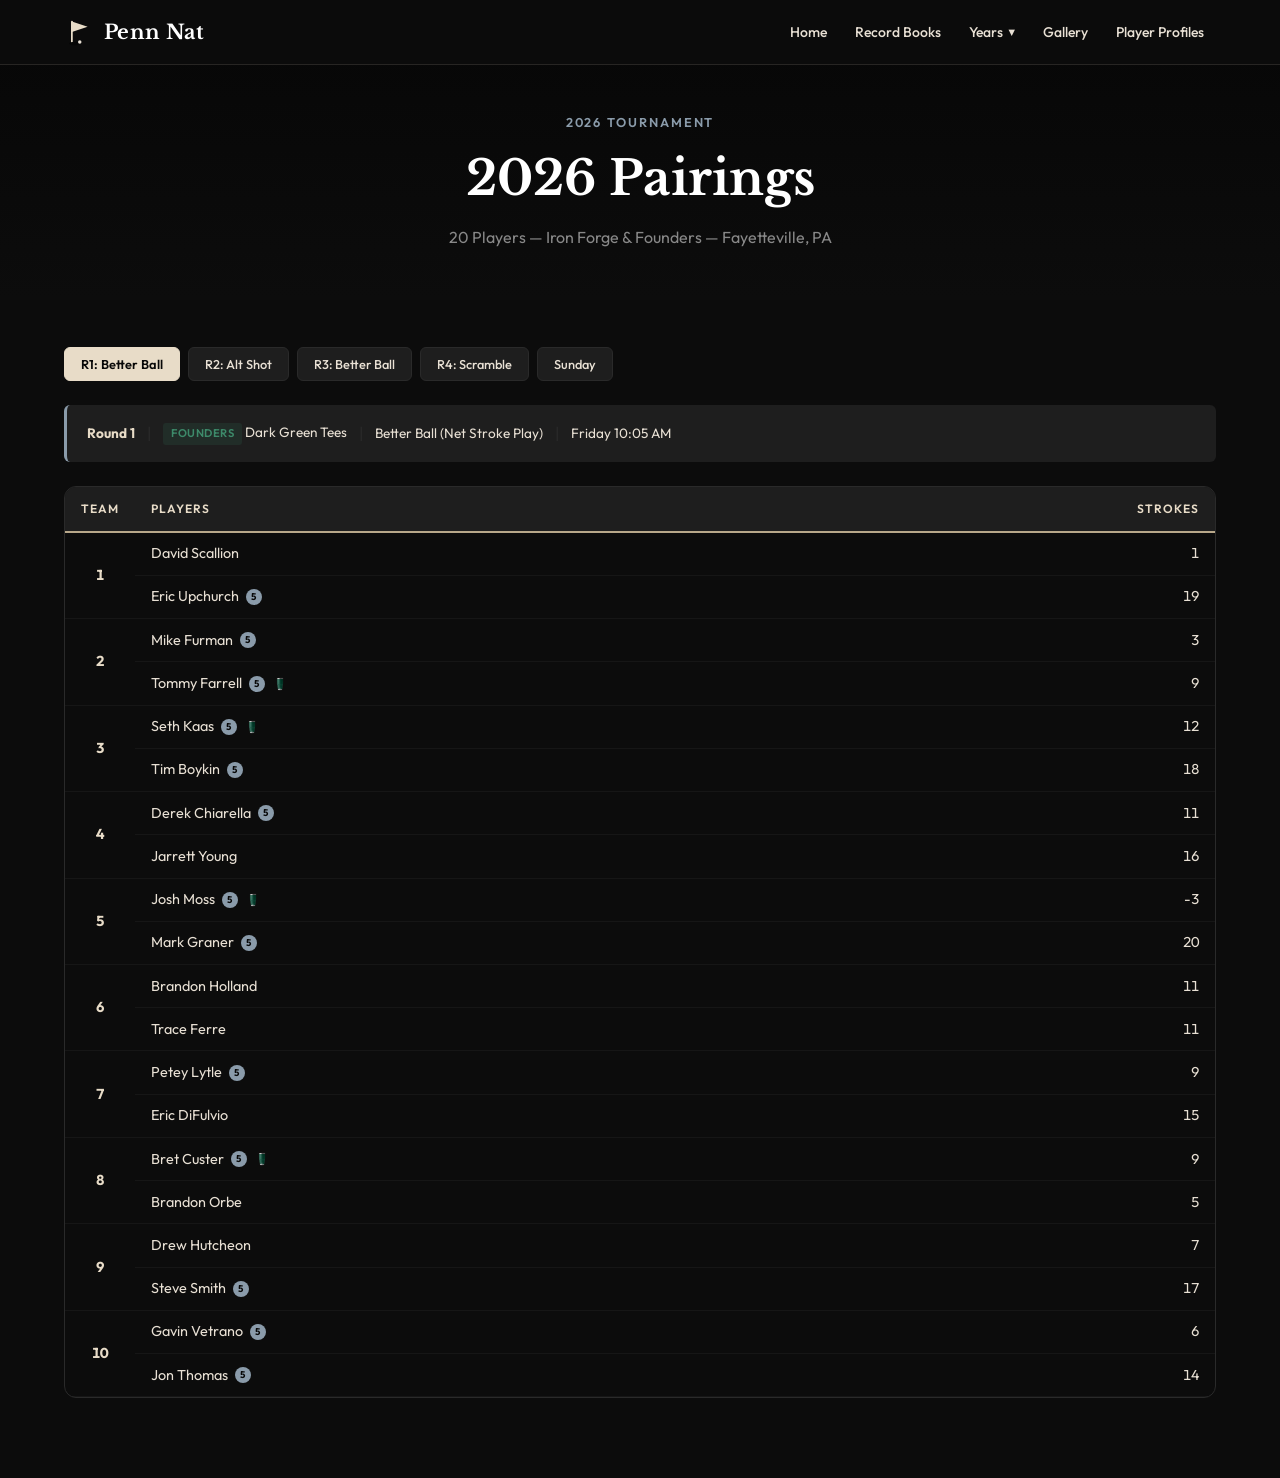
<file: golf-tournament/2026-pairings.html>
<!DOCTYPE html>
<html lang="en">
<head>
  <meta charset="UTF-8">
  <meta name="viewport" content="width=device-width, initial-scale=1.0">
  <meta name="description" content="2026 Penn Nat Championship Pairings — team matchups for all five rounds at Penn National Golf Club.">
  <title>2026 Pairings — Penn Nat Championship</title>
  <link rel="stylesheet" href="styles.css">
</head>
<body>

  <div id="nav-placeholder"></div>
  <script src="shared.js"></script>

  <main>

    <div class="page-header">
      <div class="container">
        <span class="section-label">2026 Tournament</span>
        <h1>2026 Pairings</h1>
        <p class="page-subtitle">20 Players &mdash; Iron Forge &amp; Founders &mdash; Fayetteville, PA</p>
      </div>
    </div>

    <section class="section">
      <div class="container">

        <!-- Round Tabs -->
        <div class="round-tabs">
          <button class="round-tab-btn active" data-round="round-1">R1: Better Ball</button>
          <button class="round-tab-btn" data-round="round-2">R2: Alt Shot</button>
          <button class="round-tab-btn" data-round="round-3">R3: Better Ball</button>
          <button class="round-tab-btn" data-round="round-4">R4: Scramble</button>
          <button class="round-tab-btn" data-round="round-sunday">Sunday</button>
        </div>

        <!-- ═══ Round 1: Better Ball ═══ -->
        <div class="round-panel active" id="round-1">
          <div class="round-info">
            <span class="round-info-item"><strong>Round 1</strong></span>
            <span class="round-info-divider">|</span>
            <span class="round-info-item"><span class="course-badge course-founders">Founders</span> Dark Green Tees</span>
            <span class="round-info-divider">|</span>
            <span class="round-info-item">Better Ball (Net Stroke Play)</span>
            <span class="round-info-divider">|</span>
            <span class="round-info-item">Friday 10:05 AM</span>
          </div>

          <div class="data-table-wrap">
            <table class="data-table pairings-table">
              <thead>
                <tr>
                  <th style="width:50px">Team</th>
                  <th>Players</th>
                  <th class="col-num">Strokes</th>
                </tr>
              </thead>
              <tbody>
                <tr class="team-start"><td class="team-num" rowspan="2">1</td><td>David Scallion</td><td class="col-num">1</td></tr>
                <tr><td>Eric Upchurch</td><td class="col-num">19</td></tr>

                <tr class="team-start"><td class="team-num" rowspan="2">2</td><td>Mike Furman</td><td class="col-num">3</td></tr>
                <tr><td>Tommy Farrell</td><td class="col-num">9</td></tr>

                <tr class="team-start"><td class="team-num" rowspan="2">3</td><td>Seth Kaas</td><td class="col-num">12</td></tr>
                <tr><td>Tim Boykin</td><td class="col-num">18</td></tr>

                <tr class="team-start"><td class="team-num" rowspan="2">4</td><td>Derek Chiarella</td><td class="col-num">11</td></tr>
                <tr><td>Jarrett Young</td><td class="col-num">16</td></tr>

                <tr class="team-start"><td class="team-num" rowspan="2">5</td><td>Josh Moss</td><td class="col-num">-3</td></tr>
                <tr><td>Mark Graner</td><td class="col-num">20</td></tr>

                <tr class="team-start"><td class="team-num" rowspan="2">6</td><td>Brandon Holland</td><td class="col-num">11</td></tr>
                <tr><td>Trace Ferre</td><td class="col-num">11</td></tr>

                <tr class="team-start"><td class="team-num" rowspan="2">7</td><td>Petey Lytle</td><td class="col-num">9</td></tr>
                <tr><td>Eric DiFulvio</td><td class="col-num">15</td></tr>

                <tr class="team-start"><td class="team-num" rowspan="2">8</td><td>Bret Custer</td><td class="col-num">9</td></tr>
                <tr><td>Brandon Orbe</td><td class="col-num">5</td></tr>

                <tr class="team-start"><td class="team-num" rowspan="2">9</td><td>Drew Hutcheon</td><td class="col-num">7</td></tr>
                <tr><td>Steve Smith</td><td class="col-num">17</td></tr>

                <tr class="team-start"><td class="team-num" rowspan="2">10</td><td>Gavin Vetrano</td><td class="col-num">6</td></tr>
                <tr><td>Jon Thomas</td><td class="col-num">14</td></tr>
              </tbody>
            </table>
          </div>
        </div>

        <!-- ═══ Round 2: Modified Alternate Shot ═══ -->
        <div class="round-panel" id="round-2">
          <div class="round-info">
            <span class="round-info-item"><strong>Round 2</strong></span>
            <span class="round-info-divider">|</span>
            <span class="round-info-item"><span class="course-badge course-forge">Iron Forge</span> Blue Tees</span>
            <span class="round-info-divider">|</span>
            <span class="round-info-item">Modified Alternate Shot</span>
            <span class="round-info-divider">|</span>
            <span class="round-info-item">Friday 3:30 PM</span>
          </div>

          <div class="data-table-wrap">
            <table class="data-table pairings-table">
              <thead>
                <tr>
                  <th style="width:50px">Team</th>
                  <th>Players</th>
                  <th class="col-num">Course HCP</th>
                  <th class="col-num">Team HCP</th>
                </tr>
              </thead>
              <tbody>
                <tr class="team-start"><td class="team-num" rowspan="2">1</td><td>Gavin Vetrano</td><td class="col-num">6</td><td class="team-hcp" rowspan="2">6.0</td></tr>
                <tr><td>Drew Hutcheon</td><td class="col-num">6</td></tr>

                <tr class="team-start"><td class="team-num" rowspan="2">2</td><td>Eric Upchurch</td><td class="col-num">18</td><td class="team-hcp" rowspan="2">13.8</td></tr>
                <tr><td>Trace Ferre</td><td class="col-num">11</td></tr>

                <tr class="team-start"><td class="team-num" rowspan="2">3</td><td>David Scallion</td><td class="col-num">0</td><td class="team-hcp" rowspan="2">7.6</td></tr>
                <tr><td>Mark Graner</td><td class="col-num">19</td></tr>

                <tr class="team-start"><td class="team-num" rowspan="2">4</td><td>Seth Kaas</td><td class="col-num">11</td><td class="team-hcp" rowspan="2">2.6</td></tr>
                <tr><td>Josh Moss</td><td class="col-num">-3</td></tr>

                <tr class="team-start"><td class="team-num" rowspan="2">5</td><td>Tommy Farrell</td><td class="col-num">9</td><td class="team-hcp" rowspan="2">9.4</td></tr>
                <tr><td>Brandon Holland</td><td class="col-num">10</td></tr>

                <tr class="team-start"><td class="team-num" rowspan="2">6</td><td>Derek Chiarella</td><td class="col-num">11</td><td class="team-hcp" rowspan="2">12.6</td></tr>
                <tr><td>Eric DiFulvio</td><td class="col-num">15</td></tr>

                <tr class="team-start"><td class="team-num" rowspan="2">7</td><td>Mike Furman</td><td class="col-num">3</td><td class="team-hcp" rowspan="2">3.8</td></tr>
                <tr><td>Brandon Orbe</td><td class="col-num">5</td></tr>

                <tr class="team-start"><td class="team-num" rowspan="2">8</td><td>Jon Thomas</td><td class="col-num">14</td><td class="team-hcp" rowspan="2">11.0</td></tr>
                <tr><td>Petey Lytle</td><td class="col-num">9</td></tr>

                <tr class="team-start"><td class="team-num" rowspan="2">9</td><td>Bret Custer</td><td class="col-num">8</td><td class="team-hcp" rowspan="2">11.6</td></tr>
                <tr><td>Tim Boykin</td><td class="col-num">17</td></tr>

                <tr class="team-start"><td class="team-num" rowspan="2">10</td><td>Jarrett Young</td><td class="col-num">15</td><td class="team-hcp" rowspan="2">15.4</td></tr>
                <tr><td>Steve Smith</td><td class="col-num">16</td></tr>
              </tbody>
            </table>
          </div>
        </div>

        <!-- ═══ Round 3: Better Ball ═══ -->
        <div class="round-panel" id="round-3">
          <div class="round-info">
            <span class="round-info-item"><strong>Round 3</strong></span>
            <span class="round-info-divider">|</span>
            <span class="round-info-item"><span class="course-badge course-forge">Iron Forge</span> White Tees</span>
            <span class="round-info-divider">|</span>
            <span class="round-info-item">Better Ball (Net Stroke Play)</span>
            <span class="round-info-divider">|</span>
            <span class="round-info-item">Saturday 8:40 AM</span>
          </div>

          <div class="data-table-wrap">
            <table class="data-table pairings-table">
              <thead>
                <tr>
                  <th style="width:50px">Team</th>
                  <th>Players</th>
                  <th class="col-num">Strokes</th>
                </tr>
              </thead>
              <tbody>
                <tr class="team-start"><td class="team-num" rowspan="2">1</td><td>David Scallion</td><td class="col-num">-1</td></tr>
                <tr><td>Josh Moss</td><td class="col-num">-4</td></tr>

                <tr class="team-start"><td class="team-num" rowspan="2">2</td><td>Gavin Vetrano</td><td class="col-num">4</td></tr>
                <tr><td>Mark Graner</td><td class="col-num">18</td></tr>

                <tr class="team-start"><td class="team-num" rowspan="2">3</td><td>Seth Kaas</td><td class="col-num">10</td></tr>
                <tr><td>Brandon Holland</td><td class="col-num">9</td></tr>

                <tr class="team-start"><td class="team-num" rowspan="2">4</td><td>Brandon Orbe</td><td class="col-num">3</td></tr>
                <tr><td>Petey Lytle</td><td class="col-num">7</td></tr>

                <tr class="team-start"><td class="team-num" rowspan="2">5</td><td>Eric Upchurch</td><td class="col-num">17</td></tr>
                <tr><td>Jarrett Young</td><td class="col-num">14</td></tr>

                <tr class="team-start"><td class="team-num" rowspan="2">6</td><td>Derek Chiarella</td><td class="col-num">9</td></tr>
                <tr><td>Steve Smith</td><td class="col-num">15</td></tr>

                <tr class="team-start"><td class="team-num" rowspan="2">7</td><td>Tommy Farrell</td><td class="col-num">7</td></tr>
                <tr><td>Drew Hutcheon</td><td class="col-num">5</td></tr>

                <tr class="team-start"><td class="team-num" rowspan="2">8</td><td>Mike Furman</td><td class="col-num">1</td></tr>
                <tr><td>Trace Ferre</td><td class="col-num">9</td></tr>

                <tr class="team-start"><td class="team-num" rowspan="2">9</td><td>Bret Custer</td><td class="col-num">7</td></tr>
                <tr><td>Jon Thomas</td><td class="col-num">12</td></tr>

                <tr class="team-start"><td class="team-num" rowspan="2">10</td><td>Eric DiFulvio</td><td class="col-num">13</td></tr>
                <tr><td>Tim Boykin</td><td class="col-num">16</td></tr>
              </tbody>
            </table>
          </div>
        </div>

        <!-- ═══ Round 4: 2-Man Scramble ═══ -->
        <div class="round-panel" id="round-4">
          <div class="round-info">
            <span class="round-info-item"><strong>Round 4</strong></span>
            <span class="round-info-divider">|</span>
            <span class="round-info-item"><span class="course-badge course-founders">Founders</span> Dark Green Tees</span>
            <span class="round-info-divider">|</span>
            <span class="round-info-item">2-Man Scramble</span>
            <span class="round-info-divider">|</span>
            <span class="round-info-item">Saturday 2:35 PM</span>
          </div>

          <div class="data-table-wrap">
            <table class="data-table pairings-table">
              <thead>
                <tr>
                  <th style="width:50px">Team</th>
                  <th>Players</th>
                  <th class="col-num">Course HCP</th>
                  <th class="col-num">Team HCP</th>
                </tr>
              </thead>
              <tbody>
                <tr class="team-start"><td class="team-num" rowspan="2">1</td><td>David Scallion</td><td class="col-num">1</td><td class="team-hcp" rowspan="2">1.70</td></tr>
                <tr><td>Bret Custer</td><td class="col-num">9</td></tr>

                <tr class="team-start"><td class="team-num" rowspan="2">2</td><td>Drew Hutcheon</td><td class="col-num">7</td><td class="team-hcp" rowspan="2">5.30</td></tr>
                <tr><td>Eric Upchurch</td><td class="col-num">19</td></tr>

                <tr class="team-start"><td class="team-num" rowspan="2">3</td><td>Tommy Farrell</td><td class="col-num">9</td><td class="team-hcp" rowspan="2">5.60</td></tr>
                <tr><td>Jarrett Young</td><td class="col-num">16</td></tr>

                <tr class="team-start"><td class="team-num" rowspan="2">4</td><td>Mike Furman</td><td class="col-num">3</td><td class="team-hcp" rowspan="2">2.90</td></tr>
                <tr><td>Seth Kaas</td><td class="col-num">12</td></tr>

                <tr class="team-start"><td class="team-num" rowspan="2">5</td><td>Gavin Vetrano</td><td class="col-num">6</td><td class="team-hcp" rowspan="2">4.70</td></tr>
                <tr><td>Steve Smith</td><td class="col-num">17</td></tr>

                <tr class="team-start"><td class="team-num" rowspan="2">6</td><td>Brandon Orbe</td><td class="col-num">5</td><td class="team-hcp" rowspan="2">3.40</td></tr>
                <tr><td>Derek Chiarella</td><td class="col-num">11</td></tr>

                <tr class="team-start"><td class="team-num" rowspan="2">7</td><td>Josh Moss</td><td class="col-num">-3</td><td class="team-hcp" rowspan="2">1.20</td></tr>
                <tr><td>Eric DiFulvio</td><td class="col-num">15</td></tr>

                <tr class="team-start"><td class="team-num" rowspan="2">8</td><td>Petey Lytle</td><td class="col-num">9</td><td class="team-hcp" rowspan="2">6.20</td></tr>
                <tr><td>Mark Graner</td><td class="col-num">20</td></tr>

                <tr class="team-start"><td class="team-num" rowspan="2">9</td><td>Trace Ferre</td><td class="col-num">11</td><td class="team-hcp" rowspan="2">6.00</td></tr>
                <tr><td>Jon Thomas</td><td class="col-num">14</td></tr>

                <tr class="team-start"><td class="team-num" rowspan="2">10</td><td>Brandon Holland</td><td class="col-num">11</td><td class="team-hcp" rowspan="2">6.60</td></tr>
                <tr><td>Tim Boykin</td><td class="col-num">18</td></tr>
              </tbody>
            </table>
          </div>
        </div>

        <!-- ═══ Sunday ═══ -->
        <div class="round-panel" id="round-sunday">
          <div class="round-info">
            <span class="round-info-item"><strong>Sunday Individual</strong></span>
            <span class="round-info-divider">|</span>
            <span class="round-info-item">Individual Stroke Play</span>
          </div>

          <div class="empty-state">
            <p style="font-size:1.5rem;color:var(--gold);font-family:var(--font-display);margin-bottom:0.5rem">Set After Saturday</p>
            <p>The Sunday final-round pairings are determined once Rounds 1&ndash;4 are complete. Check back once Saturday's scores are in.</p>
          </div>
        </div>

      </div>
    </section>
  </main>

  <div id="footer-placeholder"></div>

  <script>PennNat.initRoundTabs();</script>

  <!-- Player badges (from 2026 pairings sheet): 5 = 5-year veteran, YETI cup = past champion -->
  <script>
  (function () {
    var badge5  = '<span class="badge-5yr" title="5+ Year Veteran">5</span>';
    var badgeCup = '<span class="badge-champ" title="Past Champion"><img src="yeti-no-background.png" alt="Champion"></span>';

    var fiveYear = [
      'Eric Upchurch', 'Mike Furman', 'Tommy Farrell', 'Seth Kaas', 'Tim Boykin',
      'Josh Moss', 'Mark Graner', 'Petey Lytle', 'Bret Custer', 'Steve Smith',
      'Gavin Vetrano', 'Jon Thomas', 'Derek Chiarella'
    ];
    var champions = [
      'Tommy Farrell', 'Seth Kaas', 'Josh Moss', 'Bret Custer'
    ];

    document.querySelectorAll('.pairings-table tbody td').forEach(function (td) {
      if (td.classList.contains('col-num') ||
          td.classList.contains('team-num') ||
          td.classList.contains('team-hcp')) return;
      var name = td.textContent.trim();
      var extra = '';
      if (fiveYear.indexOf(name) !== -1) extra += ' ' + badge5;
      if (champions.indexOf(name) !== -1) extra += ' ' + badgeCup;
      if (extra) td.innerHTML = name + extra;
    });
  })();
  </script>

</body>
</html>
</file>
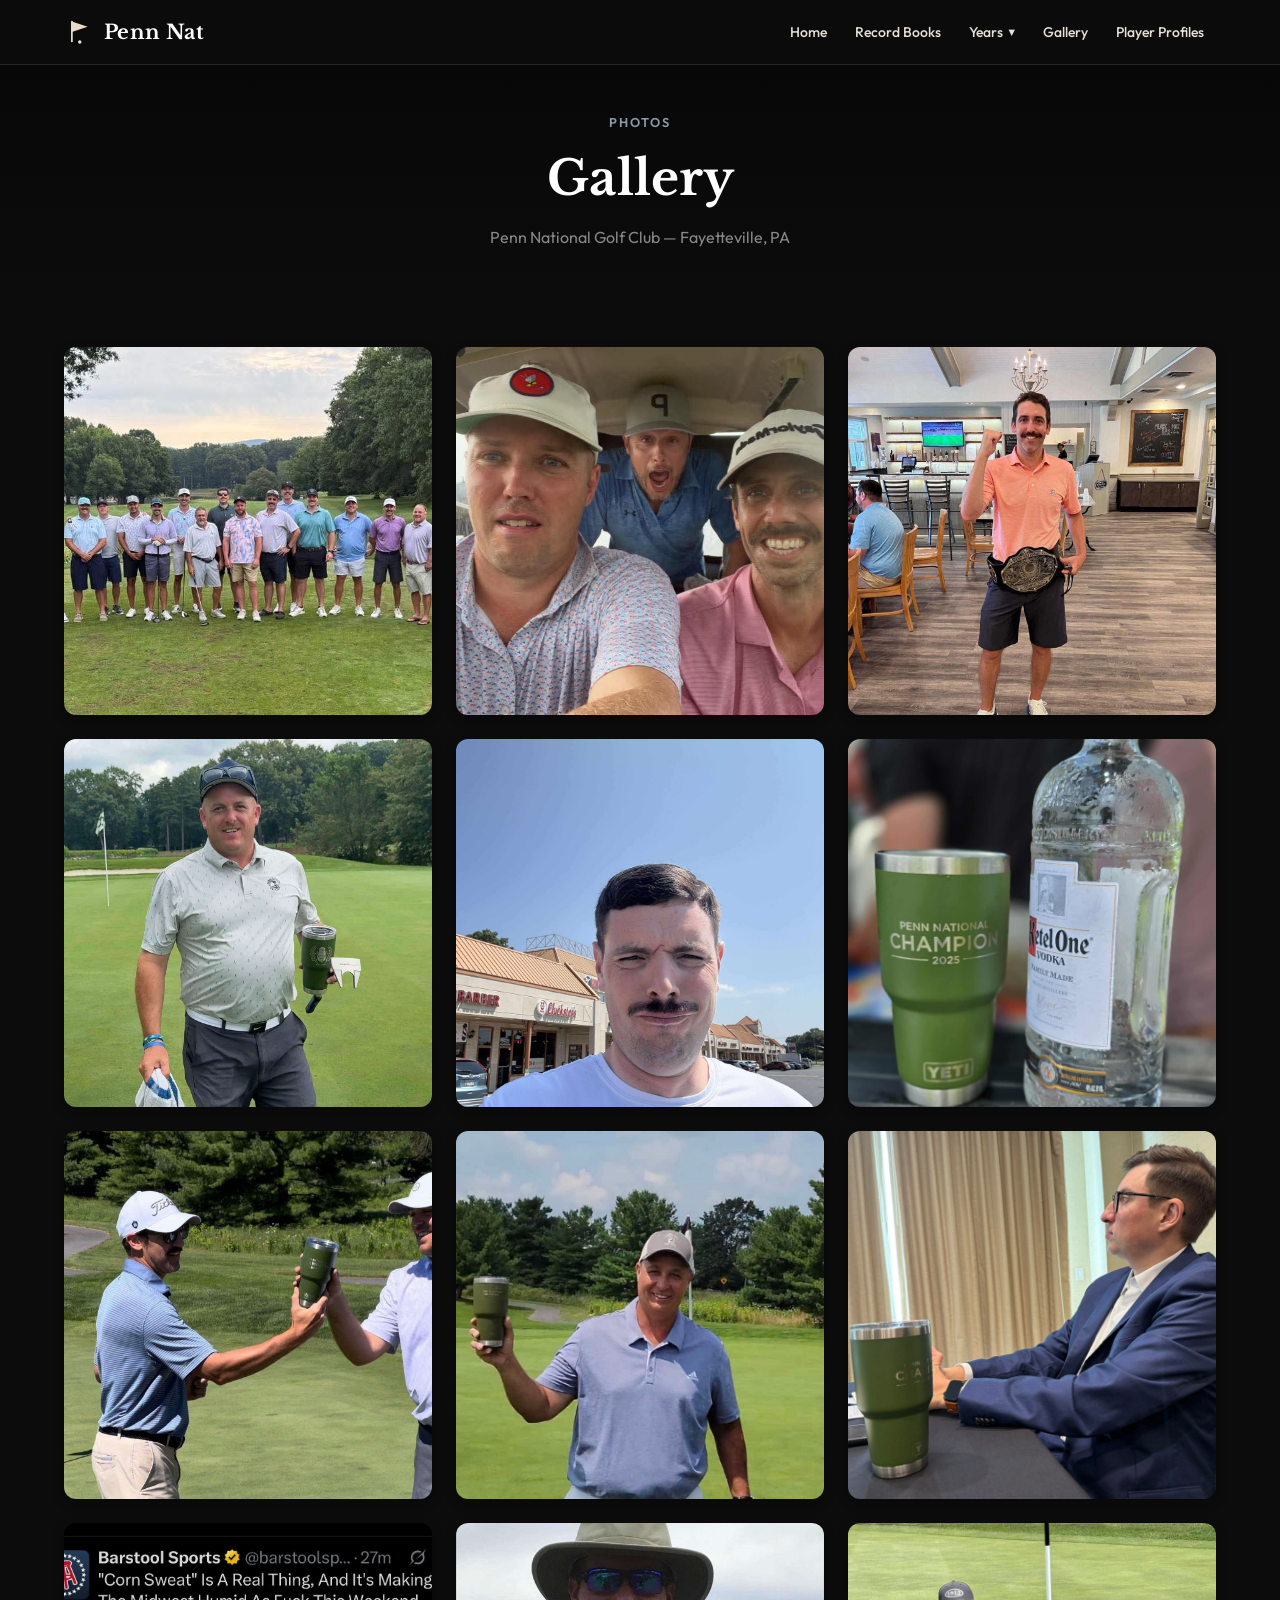
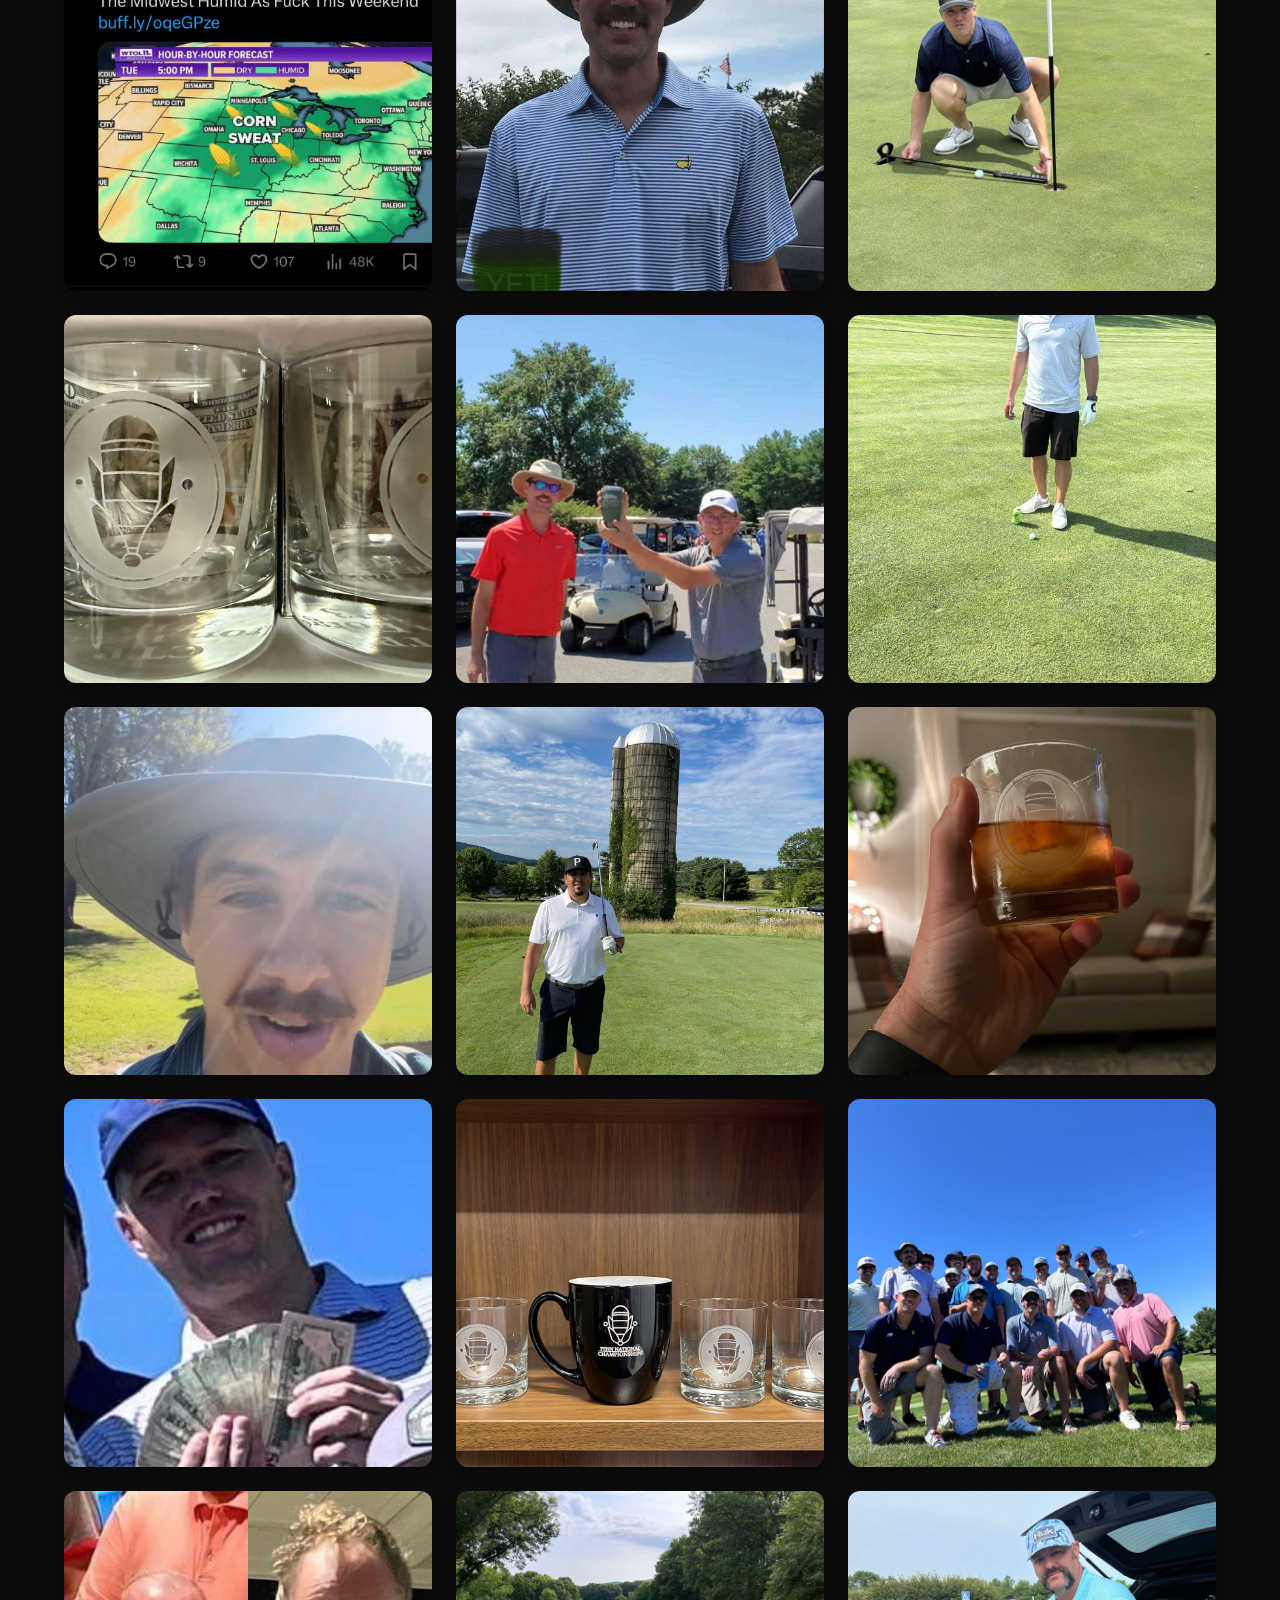
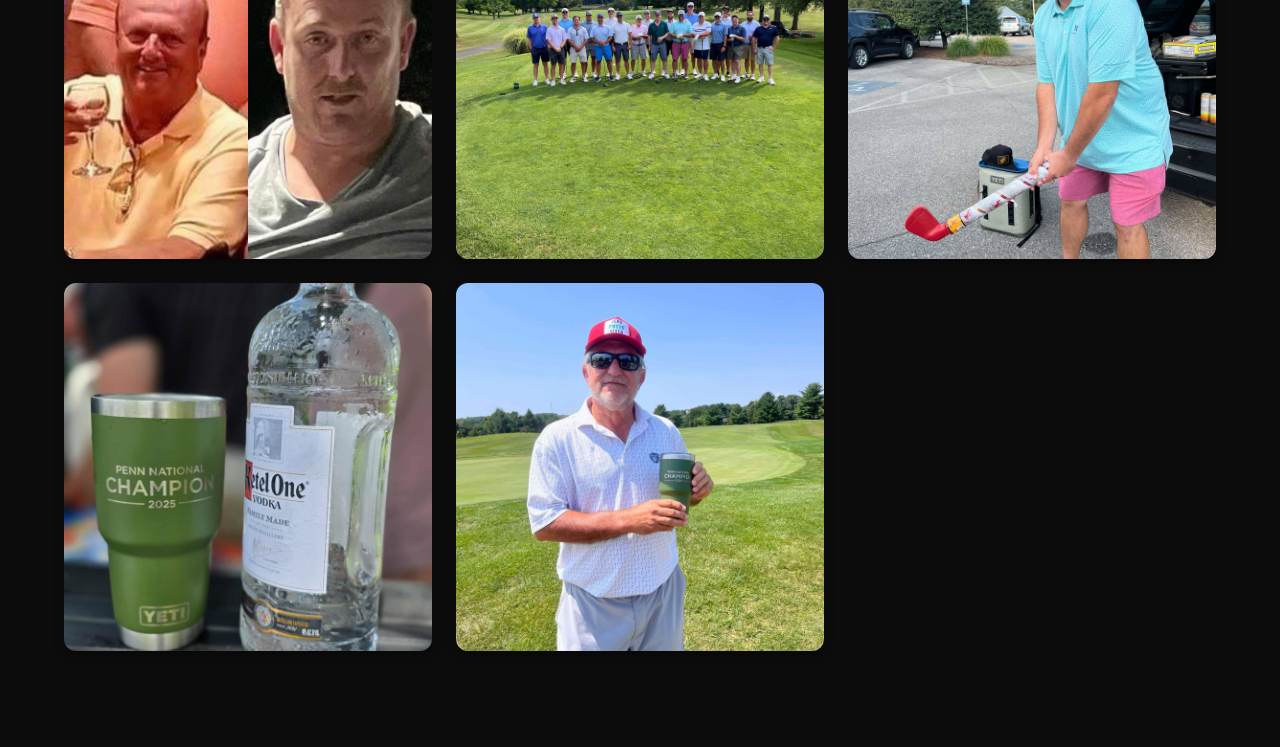
<file: golf-tournament/gallery.html>
<!DOCTYPE html>
<html lang="en">
<head>
  <meta charset="UTF-8">
  <meta name="viewport" content="width=device-width, initial-scale=1.0">
  <meta name="description" content="Photo gallery from Penn Nat Championship at Penn National Golf Club.">
  <title>Gallery — Penn Nat Championship</title>
  <link rel="stylesheet" href="styles.css">
  <style>
    .gallery-grid {
      display: grid;
      grid-template-columns: repeat(auto-fill, minmax(280px, 1fr));
      gap: 1.5rem;
      margin-bottom: 3rem;
    }

    .gallery-item {
      aspect-ratio: 1;
      border-radius: var(--radius-lg);
      overflow: hidden;
      box-shadow: 0 4px 12px rgba(0, 0, 0, 0.3);
      cursor: pointer;
      transition: transform 0.2s, box-shadow 0.2s;
    }

    .gallery-item:hover {
      transform: scale(1.03);
      box-shadow: 0 6px 16px rgba(232, 220, 200, 0.2);
    }

    .gallery-item img {
      width: 100%;
      height: 100%;
      object-fit: cover;
      display: block;
    }

    @media (max-width: 900px) {
      .gallery-grid {
        grid-template-columns: repeat(auto-fill, minmax(220px, 1fr));
        gap: 1rem;
      }
    }

    @media (max-width: 600px) {
      .gallery-grid {
        grid-template-columns: repeat(auto-fill, minmax(150px, 1fr));
        gap: 0.75rem;
      }
    }
  </style>
</head>
<body>

  <div id="nav-placeholder"></div>
  <script src="shared.js"></script>

  <main>
    <div class="page-header">
      <span class="section-label">Photos</span>
      <h1>Gallery</h1>
      <p class="page-subtitle">Penn National Golf Club &mdash; Fayetteville, PA</p>
    </div>

    <section class="section">
      <div class="container">
        <div class="gallery-grid" id="gallery-grid">
          <div class="gallery-item"><img src="pics/17b84c1c578a90ca574caa54c44c28b0.jpeg" alt="Penn Nat photo" loading="lazy"></div>
          <div class="gallery-item"><img src="pics/28f33e6b9e41295593052d1d675a7b81.jpeg" alt="Penn Nat photo" loading="lazy"></div>
          <div class="gallery-item"><img src="pics/3eb0367935a3e6c36303127991b489e6.jpeg" alt="Penn Nat photo" loading="lazy"></div>
          <div class="gallery-item"><img src="pics/75e2e760a1b5cb1f08d56b39acaa10b0.jpeg" alt="Penn Nat photo" loading="lazy"></div>
          <div class="gallery-item"><img src="pics/7a50d45127b93a44b8e189e1f97e7ee3.jpeg" alt="Penn Nat photo" loading="lazy"></div>
          <div class="gallery-item"><img src="pics/8d06c34ec7c962d17867b13bb8602a73.jpeg" alt="Penn Nat photo" loading="lazy"></div>
          <div class="gallery-item"><img src="pics/964f0250ac6348cd6fbf9cbb78460431.jpeg" alt="Penn Nat photo" loading="lazy"></div>
          <div class="gallery-item"><img src="pics/9f5ca9c2364ba27a989a6e5f8f08201d.jpeg" alt="Penn Nat photo" loading="lazy"></div>
          <div class="gallery-item"><img src="pics/a1cbb3c0914601aaa290f30281efc341.jpeg" alt="Penn Nat photo" loading="lazy"></div>
          <div class="gallery-item"><img src="pics/a722cfc56c957a05bc551faaff4334d0.jpeg" alt="Penn Nat photo" loading="lazy"></div>
          <div class="gallery-item"><img src="pics/aaeca665b231ac238c1aaa91032e5291.jpeg" alt="Penn Nat photo" loading="lazy"></div>
          <div class="gallery-item"><img src="pics/b96b4d9833244a43e8bc1d420bb275b1.jpeg" alt="Penn Nat photo" loading="lazy"></div>
          <div class="gallery-item"><img src="pics/babdc04c100ef3b87bc22e3ef6d63260.jpeg" alt="Penn Nat photo" loading="lazy"></div>
          <div class="gallery-item"><img src="pics/d65e1f260bd630a5408dfd04fce06df1.jpeg" alt="Penn Nat photo" loading="lazy"></div>
          <div class="gallery-item"><img src="pics/faf01fc7e2c33b867eb912a0c40972ad.jpeg" alt="Penn Nat photo" loading="lazy"></div>
          <div class="gallery-item"><img src="pics/292604900_373288844937178_1418969090580659054_n.jpg" alt="Penn Nat photo" loading="lazy"></div>
          <div class="gallery-item"><img src="pics/292736491_557557512531482_3269811464446182083_n.jpg" alt="Penn Nat photo" loading="lazy"></div>
          <div class="gallery-item"><img src="pics/310239489_3458653161126949_3255448542423019489_n.jpg" alt="Penn Nat photo" loading="lazy"></div>
          <div class="gallery-item"><img src="pics/359536047_991325228729738_2337003958912994896_n.jpg" alt="Penn Nat photo" loading="lazy"></div>
          <div class="gallery-item"><img src="pics/359673680_254850460677838_2518999798157152841_n.jpg" alt="Penn Nat photo" loading="lazy"></div>
          <div class="gallery-item"><img src="pics/359911492_998897544633945_7448668679215114548_n.jpg" alt="Penn Nat photo" loading="lazy"></div>
          <div class="gallery-item"><img src="pics/410511105_3439683302948637_6289371246656137793_n.jpg" alt="Penn Nat photo" loading="lazy"></div>
          <div class="gallery-item"><img src="pics/451234832_2196928403997053_2650846147114925554_n.jpg" alt="Penn Nat photo" loading="lazy"></div>
          <div class="gallery-item"><img src="pics/453104167_1665572694200510_4576245369278314673_n.jpg" alt="Penn Nat photo" loading="lazy"></div>
          <div class="gallery-item"><img src="pics/524399090_721202090782527_5450286858011997090_n.jpg" alt="Penn Nat photo" loading="lazy"></div>
          <div class="gallery-item"><img src="pics/Tom%20Sr%20Champ.jpg" alt="Tom Farrell Sr, 2024 Champion" loading="lazy"></div>
        </div>
      </div>
    </section>
  </main>

  <div id="footer-placeholder"></div>

</body>
</html>
</file>
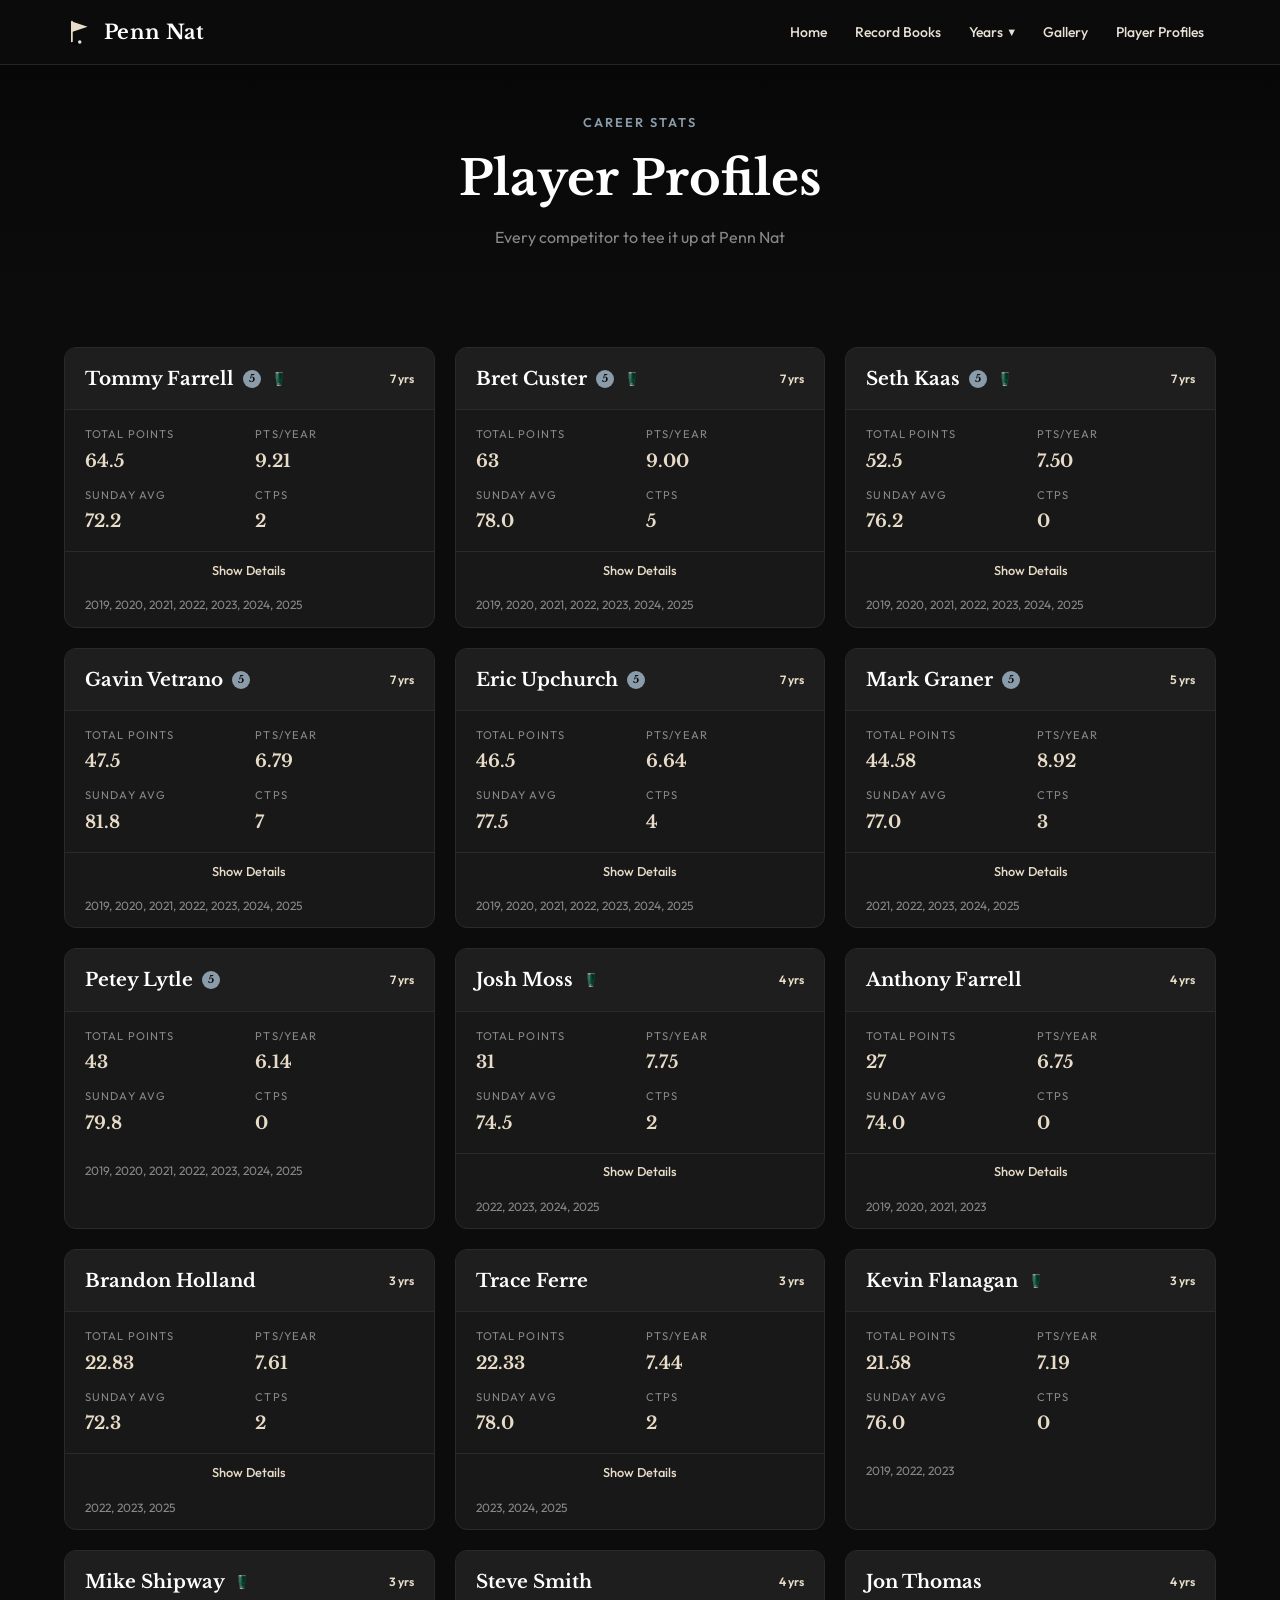
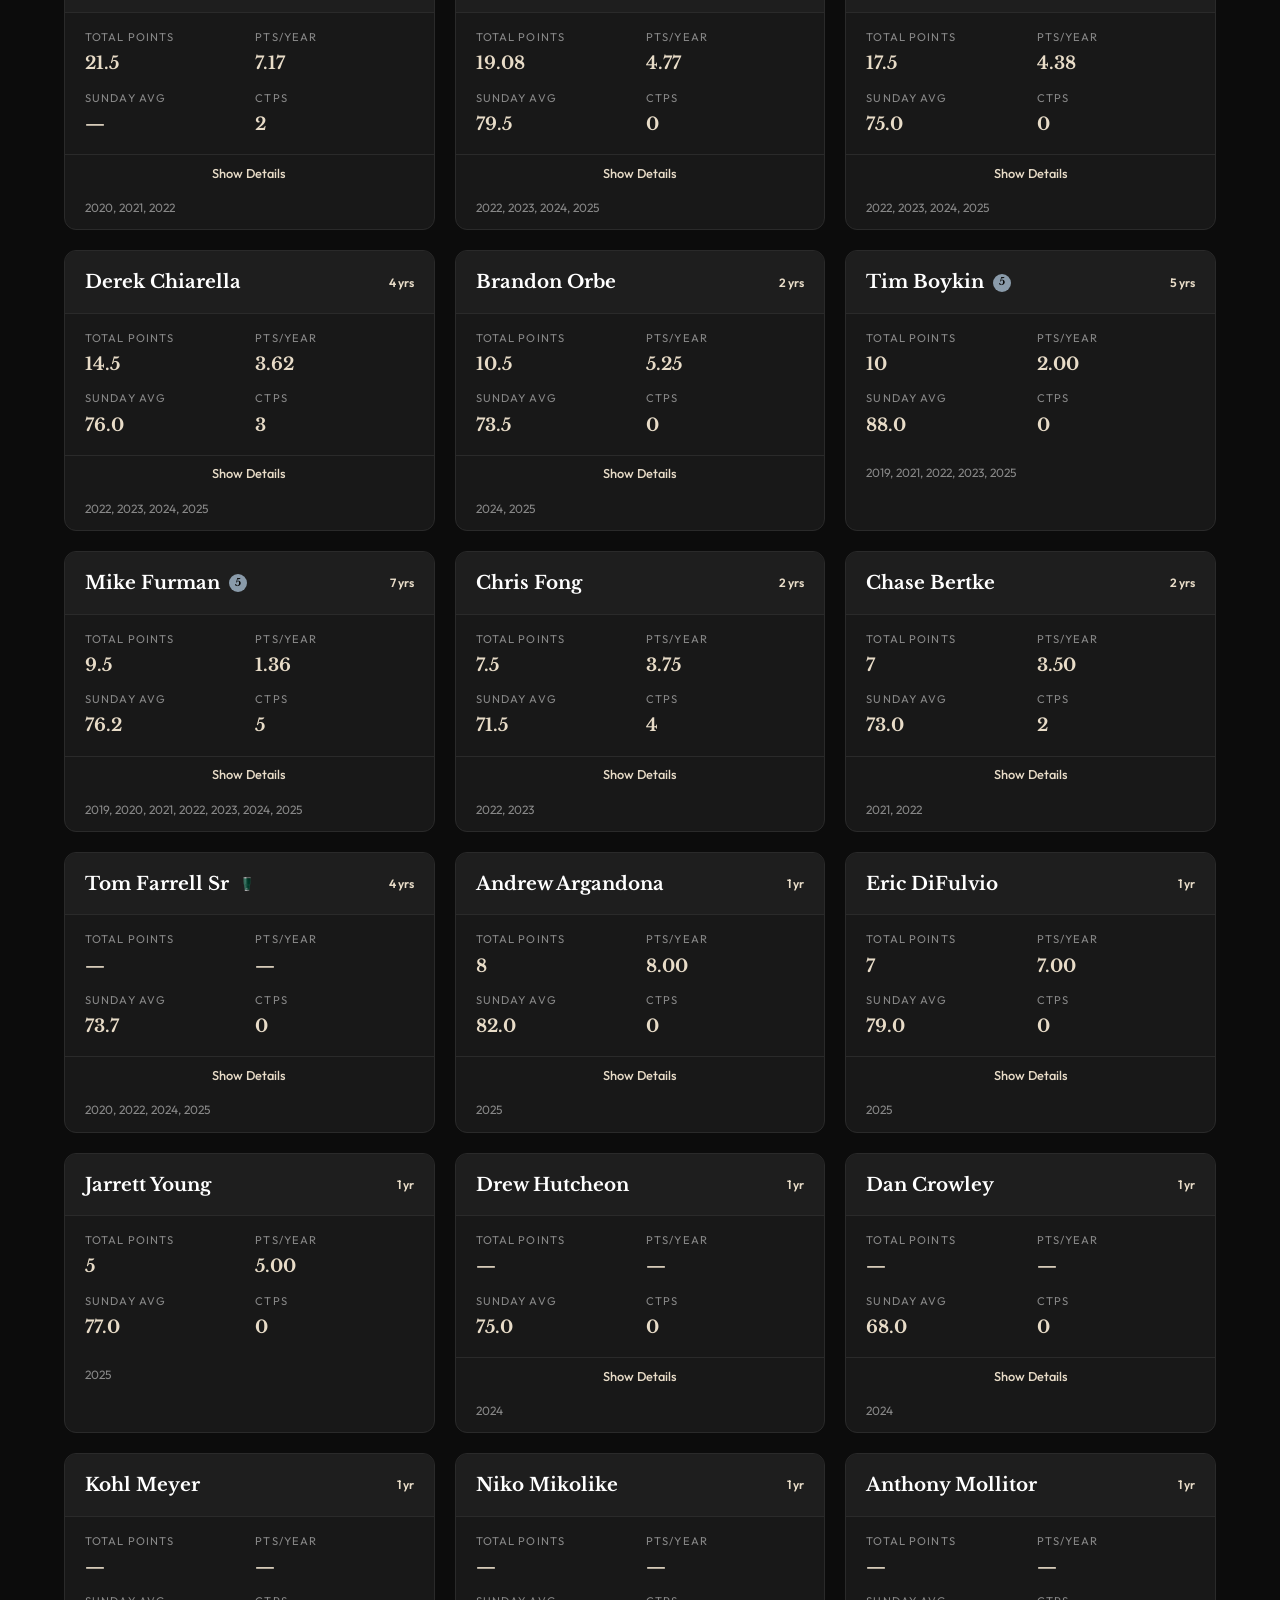
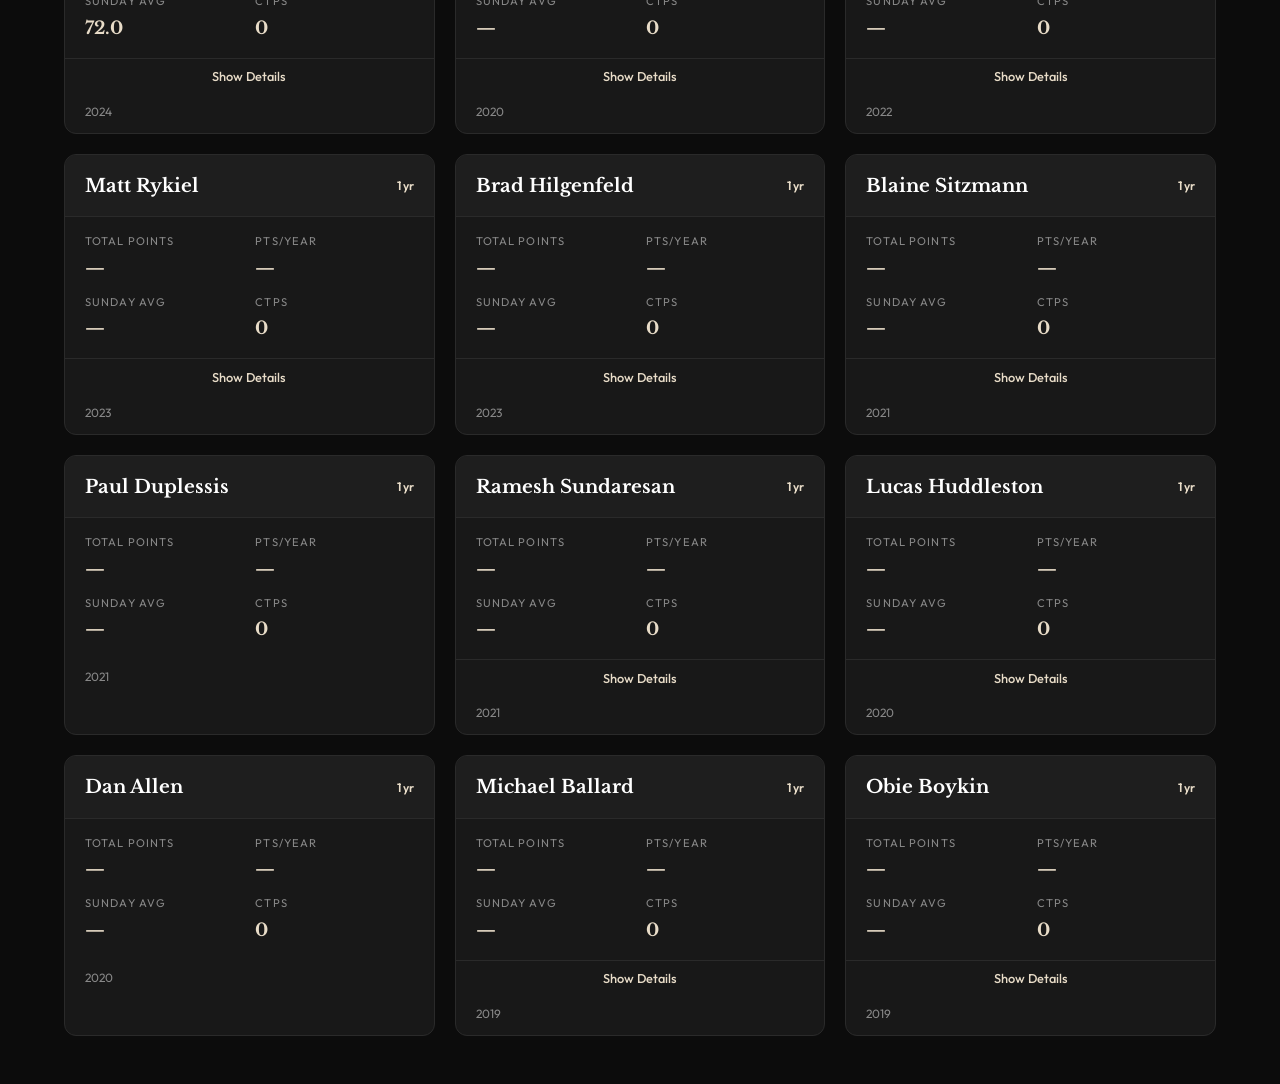
<file: golf-tournament/players.html>
<!DOCTYPE html>
<html lang="en">
<head>
  <meta charset="UTF-8">
  <meta name="viewport" content="width=device-width, initial-scale=1.0">
  <meta name="description" content="Penn Nat Championship — Player Profiles and Career Stats">
  <title>Player Profiles — Penn Nat Championship</title>
  <link rel="stylesheet" href="styles.css">
</head>
<body>

  <div id="nav-placeholder"></div>
  <script src="shared.js"></script>

  <main>

    <div class="page-header">
      <div class="container">
        <span class="section-label">Career Stats</span>
        <h1>Player Profiles</h1>
        <p class="page-subtitle">Every competitor to tee it up at Penn Nat</p>
      </div>
    </div>

    <section class="section">
      <div class="container">
        <div class="player-grid" id="player-grid"></div>
      </div>
    </section>

  </main>

  <div id="footer-placeholder"></div>

  <script>
  (function () {
    'use strict';

    // ══════════════════════════════════════════════════════════════════════
    // PLAYER DATA — compiled from all record books
    // ══════════════════════════════════════════════════════════════════════
    var players = [
      { name: 'Tommy Farrell', years: [2019,2020,2021,2022,2023,2024,2025], pts: 64.5, ppyr: 9.21, sundayAvg: 72.2, ctps: 2, lds: 0, eagles: 0,
        bestBB: '58 w/ Josh Moss — Iron Forge 2022', bestScramble: null, notes: 'All-Time Points Leader' },
      { name: 'Bret Custer', years: [2019,2020,2021,2022,2023,2024,2025], pts: 63, ppyr: 9.0, sundayAvg: 78.0, ctps: 5, lds: 0, eagles: 2,
        bestBB: '60 w/ Mark Graner — Founders 2021', bestScramble: null, notes: '2 career eagles' },
      { name: 'Seth Kaas', years: [2019,2020,2021,2022,2023,2024,2025], pts: 52.5, ppyr: 7.5, sundayAvg: 76.2, ctps: 0, lds: 2, eagles: 0,
        bestBB: '55 w/ Tom Farrell Sr — Founders 2020', bestScramble: null, notes: 'Holds lowest net BB round (55)' },
      { name: 'Gavin Vetrano', years: [2019,2020,2021,2022,2023,2024,2025], pts: 47.5, ppyr: 6.79, sundayAvg: 81.8, ctps: 7, lds: 0, eagles: 1,
        bestBB: '59 w/ Niko Mikolike — Iron Forge 2020', bestScramble: null, notes: 'Most career CTPs (7)' },
      { name: 'Eric Upchurch', years: [2019,2020,2021,2022,2023,2024,2025], pts: 46.5, ppyr: 6.64, sundayAvg: 77.5, ctps: 4, lds: 2, eagles: 0,
        bestBB: null, bestScramble: null, notes: null },
      { name: 'Petey Lytle', years: [2019,2020,2021,2022,2023,2024,2025], pts: 43, ppyr: 6.14, sundayAvg: 79.8, ctps: 0, lds: 0, eagles: 0,
        bestBB: null, bestScramble: null, notes: null },
      { name: 'Mike Furman', years: [2019,2020,2021,2022,2023,2024,2025], pts: 9.5, ppyr: 1.36, sundayAvg: 76.2, ctps: 5, lds: 0, eagles: 1,
        bestBB: '59 w/ Anthony Mollitor — IF 2022', bestScramble: '64 w/ Petey Lytle — IF 2020', notes: '3 of top 16 gross rounds' },
      { name: 'Mark Graner', years: [2021,2022,2023,2024,2025], pts: 44.58, ppyr: 8.92, sundayAvg: 77.0, ctps: 3, lds: 0, eagles: 0,
        bestBB: '60 w/ Bret Custer — Founders 2021', bestScramble: null, notes: '#3 all-time pts/yr' },
      { name: 'Josh Moss', years: [2022,2023,2024,2025], pts: 31, ppyr: 7.75, sundayAvg: 74.5, ctps: 2, lds: 9, eagles: 0,
        bestBB: '58 w/ Tommy Farrell — IF 2022', bestScramble: '62 w/ Drew Hutcheon — Founders 2024', notes: 'Most career LDs (9). Lowest gross ind (67)' },
      { name: 'Brandon Holland', years: [2022,2023,2025], pts: 22.83, ppyr: 7.61, sundayAvg: 72.3, ctps: 2, lds: 0, eagles: 0,
        bestBB: '60 w/ Seth Kaas — IF 2025', bestScramble: '63 w/ Gavin Vetrano — IF 2025', notes: null },
      { name: 'Trace Ferre', years: [2023,2024,2025], pts: 22.33, ppyr: 7.44, sundayAvg: 78.0, ctps: 2, lds: 0, eagles: 0,
        bestBB: '61 w/ Brandon Orbe — IF 2024', bestScramble: null, notes: null },
      { name: 'Kevin Flanagan', years: [2019,2022,2023], pts: 21.58, ppyr: 7.19, sundayAvg: 76.0, ctps: 0, lds: 0, eagles: 0,
        bestBB: null, bestScramble: null, notes: null },
      { name: 'Mike Shipway', years: [2020,2021,2022], pts: 21.5, ppyr: 7.17, sundayAvg: null, ctps: 2, lds: 0, eagles: 0,
        bestBB: null, bestScramble: '65 w/ Mike Furman — IF 2022', notes: null },
      { name: 'Anthony Farrell', years: [2019,2020,2021,2023], pts: 27, ppyr: 6.75, sundayAvg: 74.0, ctps: 0, lds: 3, eagles: 0,
        bestBB: '62 w/ Mike Furman — Founders 2021', bestScramble: '68 w/ Paul Duplessis — Founders 2021', notes: null },
      { name: 'Steve Smith', years: [2022,2023,2024,2025], pts: 19.08, ppyr: 4.77, sundayAvg: 79.5, ctps: 0, lds: 0, eagles: 0,
        bestBB: '62 w/ Mark Graner — Founders 2023', bestScramble: null, notes: null },
      { name: 'Jon Thomas', years: [2022,2023,2024,2025], pts: 17.5, ppyr: 4.38, sundayAvg: 75.0, ctps: 0, lds: 0, eagles: 0,
        bestBB: null, bestScramble: '65 w/ Josh Moss — IF 2022', notes: null },
      { name: 'Derek Chiarella', years: [2022,2023,2024,2025], pts: 14.5, ppyr: 3.62, sundayAvg: 76.0, ctps: 3, lds: 0, eagles: 0,
        bestBB: '62 w/ Andrew Argandona — IF 2025', bestScramble: '63 w/ Josh Moss — IF 2024', notes: null },
      { name: 'Tim Boykin', years: [2019,2021,2022,2023,2025], pts: 10, ppyr: 2.0, sundayAvg: 88.0, ctps: 0, lds: 0, eagles: 0,
        bestBB: null, bestScramble: null, notes: null },
      { name: 'Brandon Orbe', years: [2024,2025], pts: 10.5, ppyr: 5.25, sundayAvg: 73.5, ctps: 0, lds: 0, eagles: 0,
        bestBB: '61 w/ Trace Ferre — IF 2024', bestScramble: null, notes: null },
      { name: 'Chris Fong', years: [2022,2023], pts: 7.5, ppyr: 3.75, sundayAvg: 71.5, ctps: 4, lds: 0, eagles: 0,
        bestBB: null, bestScramble: null, notes: '4 CTPs in just 2 years' },
      { name: 'Chase Bertke', years: [2021,2022], pts: 7, ppyr: 3.5, sundayAvg: 73.0, ctps: 2, lds: 0, eagles: 0,
        bestBB: null, bestScramble: '68 w/ Eric Upchurch — Founders 2024', notes: null },
      { name: 'Andrew Argandona', years: [2025], pts: 8, ppyr: 8.0, sundayAvg: 82.0, ctps: 0, lds: 0, eagles: 0,
        bestBB: '62 w/ Derek Chiarella — IF 2025', bestScramble: null, notes: '8 pts in 1st year (4th all-time ppyr)' },
      { name: 'Tom Farrell Sr', years: [2020,2022,2024,2025], pts: null, sundayAvg: 73.7, ctps: 0, lds: 0, eagles: 0,
        bestBB: '55 w/ Seth Kaas — Founders 2020', bestScramble: null, notes: 'Part of lowest BB round ever' },
      { name: 'Eric DiFulvio', years: [2025], pts: 7, ppyr: 7.0, sundayAvg: 79.0, ctps: 0, lds: 0, eagles: 0,
        bestBB: '61 w/ Mark Graner — Founders 2025', bestScramble: null, notes: null },
      { name: 'Jarrett Young', years: [2025], pts: 5, ppyr: 5.0, sundayAvg: 77.0, ctps: 0, lds: 0, eagles: 0,
        bestBB: null, bestScramble: null, notes: null },
      { name: 'Drew Hutcheon', years: [2024], pts: null, sundayAvg: 75.0, ctps: 0, lds: 0, eagles: 1,
        bestBB: null, bestScramble: '62 w/ Josh Moss — Founders 2024', notes: 'Eagle on Forge #15 (2024)' },
      { name: 'Dan Crowley', years: [2024], pts: null, sundayAvg: 68.0, ctps: 0, lds: 0, eagles: 0,
        bestBB: null, bestScramble: null, notes: 'Best Sunday net avg (68.0)' },
      { name: 'Kohl Meyer', years: [2024], pts: null, sundayAvg: 72.0, ctps: 0, lds: 0, eagles: 1,
        bestBB: null, bestScramble: null, notes: 'Eagle on Forge #15 (2024)' },
      { name: 'Niko Mikolike', years: [2020], pts: null, sundayAvg: null, ctps: 0, lds: 0, eagles: 0,
        bestBB: '59 w/ Gavin Vetrano — IF 2020', bestScramble: null, notes: 'One-and-Doner: 8 pts' },
      { name: 'Anthony Mollitor', years: [2022], pts: null, sundayAvg: null, ctps: 0, lds: 0, eagles: 0,
        bestBB: '59 w/ Mike Furman — IF 2022', bestScramble: null, notes: 'One-and-Doner: 9 pts (record)' },
      { name: 'Matt Rykiel', years: [2023], pts: null, sundayAvg: null, ctps: 0, lds: 0, eagles: 1,
        bestBB: null, bestScramble: null, notes: 'Eagle on Founders #2 (2023)' },
      { name: 'Brad Hilgenfeld', years: [2023], pts: null, sundayAvg: null, ctps: 0, lds: 0, eagles: 0,
        bestBB: null, bestScramble: null, notes: 'One-and-Doner: 6.33 pts' },
      { name: 'Blaine Sitzmann', years: [2021], pts: null, sundayAvg: null, ctps: 0, lds: 0, eagles: 0,
        bestBB: null, bestScramble: null, notes: 'One-and-Doner' },
      { name: 'Paul Duplessis', years: [2021], pts: null, sundayAvg: null, ctps: 0, lds: 0, eagles: 0,
        bestBB: null, bestScramble: null, notes: null },
      { name: 'Ramesh Sundaresan', years: [2021], pts: null, sundayAvg: null, ctps: 0, lds: 2, eagles: 0,
        bestBB: null, bestScramble: null, notes: '2 career long drives in 1 year' },
      { name: 'Lucas Huddleston', years: [2020], pts: null, sundayAvg: null, ctps: 0, lds: 0, eagles: 0,
        bestBB: null, bestScramble: null, notes: 'One-and-Doner' },
      { name: 'Dan Allen', years: [2020], pts: null, sundayAvg: null, ctps: 0, lds: 0, eagles: 0,
        bestBB: null, bestScramble: null, notes: null },
      { name: 'Michael Ballard', years: [2019], pts: null, sundayAvg: null, ctps: 0, lds: 0, eagles: 0,
        bestBB: null, bestScramble: null, notes: 'One-and-Doner (inaugural year)' },
      { name: 'Obie Boykin', years: [2019], pts: null, sundayAvg: null, ctps: 0, lds: 0, eagles: 0,
        bestBB: null, bestScramble: null, notes: 'One-and-Doner (inaugural year)' },
    ];

    // Sort: multi-year players first (by pts desc), then one-year players
    players.sort(function (a, b) {
      var aMulti = a.years.length > 1 ? 1 : 0;
      var bMulti = b.years.length > 1 ? 1 : 0;
      if (aMulti !== bMulti) return bMulti - aMulti;
      var aPts = a.pts || 0;
      var bPts = b.pts || 0;
      return bPts - aPts;
    });

    function esc(s) { return PennNat.escapeHTML(s); }

    var grid = document.getElementById('player-grid');

    players.forEach(function (p) {
      var card = document.createElement('div');
      card.className = 'player-card';

      var yearsStr = p.years.join(', ');
      var ptsDisplay = p.pts != null ? p.pts : '—';
      var ppyrDisplay = p.ppyr != null ? p.ppyr.toFixed(2) : '—';
      var sundayDisplay = p.sundayAvg != null ? p.sundayAvg.toFixed(1) : '—';

      var detailRows = '';
      if (p.bestBB) detailRows += '<div class="player-stat" style="grid-column:1/-1"><span class="player-stat-label">Best Better Ball</span><span style="font-size:0.85rem;color:var(--off-white)">' + esc(p.bestBB) + '</span></div>';
      if (p.bestScramble) detailRows += '<div class="player-stat" style="grid-column:1/-1"><span class="player-stat-label">Best Scramble</span><span style="font-size:0.85rem;color:var(--off-white)">' + esc(p.bestScramble) + '</span></div>';
      if (p.eagles > 0) detailRows += '<div class="player-stat"><span class="player-stat-label">Eagles</span><span class="player-stat-value">' + p.eagles + '</span></div>';
      if (p.lds > 0) detailRows += '<div class="player-stat"><span class="player-stat-label">Long Drives</span><span class="player-stat-value">' + p.lds + '</span></div>';
      if (p.notes) detailRows += '<div class="player-stat" style="grid-column:1/-1"><span class="player-stat-label">Notable</span><span style="font-size:0.85rem;color:var(--gold)">' + esc(p.notes) + '</span></div>';

      var hasDetail = detailRows.length > 0;

      card.innerHTML =
        '<div class="player-card-header">' +
          '<span class="player-card-name">' + PennNat.badgedName(p.name) + '</span>' +
          '<span class="player-card-years">' + p.years.length + ' yr' + (p.years.length > 1 ? 's' : '') + '</span>' +
        '</div>' +
        '<div class="player-card-stats">' +
          '<div class="player-stat"><span class="player-stat-label">Total Points</span><span class="player-stat-value">' + ptsDisplay + '</span></div>' +
          '<div class="player-stat"><span class="player-stat-label">Pts/Year</span><span class="player-stat-value">' + ppyrDisplay + '</span></div>' +
          '<div class="player-stat"><span class="player-stat-label">Sunday Avg</span><span class="player-stat-value">' + sundayDisplay + '</span></div>' +
          '<div class="player-stat"><span class="player-stat-label">CTPs</span><span class="player-stat-value">' + p.ctps + '</span></div>' +
        '</div>' +
        (hasDetail
          ? '<div class="player-card-detail"><div class="player-card-stats">' + detailRows + '</div></div>' +
            '<button class="player-card-toggle" onclick="this.parentElement.classList.toggle(\'expanded\');this.textContent=this.parentElement.classList.contains(\'expanded\')?\'Hide Details\':\'Show Details\'">Show Details</button>'
          : '') +
        '<div style="padding:0.5rem 1.25rem 0.75rem;font-size:0.75rem;color:var(--gray)">' + yearsStr + '</div>';

      grid.appendChild(card);
    });

  })();
  </script>

</body>
</html>
</file>
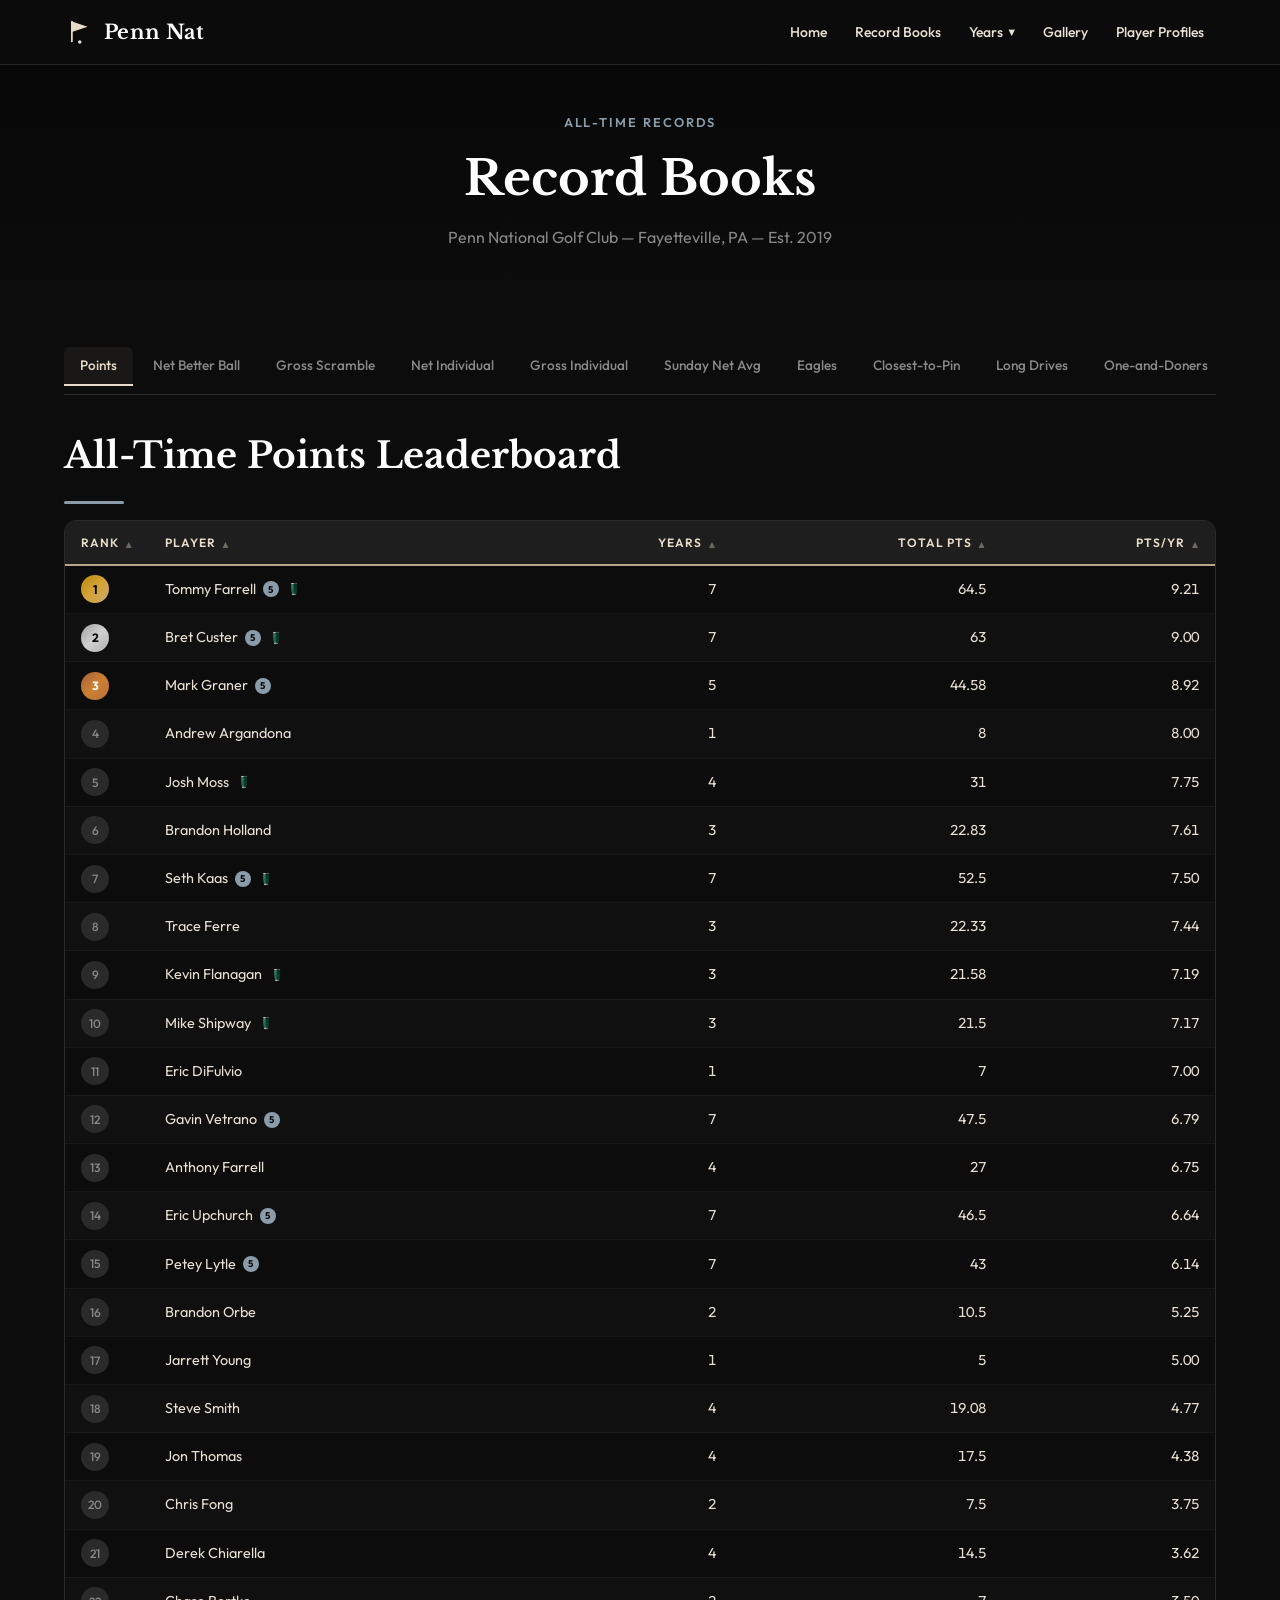
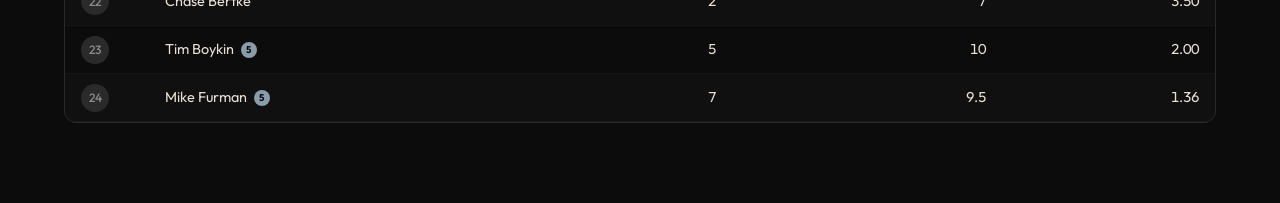
<file: golf-tournament/record-books.html>
<!DOCTYPE html>
<html lang="en">
<head>
  <meta charset="UTF-8">
  <meta name="viewport" content="width=device-width, initial-scale=1.0">
  <meta name="description" content="Penn Nat Championship — All-Time Record Books and Leaderboards">
  <title>Record Books — Penn Nat Championship</title>
  <link rel="stylesheet" href="styles.css">
</head>
<body>

  <div id="nav-placeholder"></div>
  <script src="shared.js"></script>

  <main>

    <div class="page-header">
      <div class="container">
        <span class="section-label">All-Time Records</span>
        <h1>Record Books</h1>
        <p class="page-subtitle">Penn National Golf Club &mdash; Fayetteville, PA &mdash; Est. 2019</p>
      </div>
    </div>

    <section class="section">
      <div class="container">

        <!-- Tab bar -->
        <div class="tab-bar" role="tablist" id="record-tabs">
          <button class="tab-btn active" data-tab="tab-points">Points</button>
          <button class="tab-btn" data-tab="tab-bb">Net Better Ball</button>
          <button class="tab-btn" data-tab="tab-scramble">Gross Scramble</button>
          <button class="tab-btn" data-tab="tab-net-ind">Net Individual</button>
          <button class="tab-btn" data-tab="tab-gross-ind">Gross Individual</button>
          <button class="tab-btn" data-tab="tab-sunday-avg">Sunday Net Avg</button>
          <button class="tab-btn" data-tab="tab-eagles">Eagles</button>
          <button class="tab-btn" data-tab="tab-ctp">Closest-to-Pin</button>
          <button class="tab-btn" data-tab="tab-ld">Long Drives</button>
          <button class="tab-btn" data-tab="tab-oad">One-and-Doners</button>
        </div>

        <!-- ═══ Tab 1: All-Time Points ═══ -->
        <div class="tab-panel active" id="tab-points">
          <h2 class="section-title">All-Time Points Leaderboard</h2>
          <div class="gold-rule"></div>
          <div class="data-table-wrap">
            <table class="data-table" id="points-table">
              <thead>
                <tr>
                  <th class="sortable" style="width:60px">Rank</th>
                  <th class="sortable">Player</th>
                  <th class="sortable col-num">Years</th>
                  <th class="sortable col-num">Total Pts</th>
                  <th class="sortable col-num">Pts/Yr</th>
                </tr>
              </thead>
              <tbody id="points-tbody"></tbody>
            </table>
          </div>
        </div>

        <!-- ═══ Tab 2: Lowest Net Better Ball ═══ -->
        <div class="tab-panel" id="tab-bb">
          <h2 class="section-title">Lowest Net Better Ball Rounds</h2>
          <div class="gold-rule"></div>
          <ol class="record-list" id="bb-list"></ol>
        </div>

        <!-- ═══ Tab 3: Lowest Gross Scramble ═══ -->
        <div class="tab-panel" id="tab-scramble">
          <h2 class="section-title">Lowest Gross Scramble Rounds</h2>
          <div class="gold-rule"></div>
          <ol class="record-list" id="scramble-list"></ol>
        </div>

        <!-- ═══ Tab 4: Lowest Net Individual ═══ -->
        <div class="tab-panel" id="tab-net-ind">
          <h2 class="section-title">Lowest Net Individual Rounds</h2>
          <div class="gold-rule"></div>
          <ol class="record-list" id="net-ind-list"></ol>
        </div>

        <!-- ═══ Tab 5: Lowest Gross Individual ═══ -->
        <div class="tab-panel" id="tab-gross-ind">
          <h2 class="section-title">Lowest Gross Individual Rounds</h2>
          <div class="gold-rule"></div>
          <ol class="record-list" id="gross-ind-list"></ol>
        </div>

        <!-- ═══ Tab 6: Sunday Net Scoring Average ═══ -->
        <div class="tab-panel" id="tab-sunday-avg">
          <h2 class="section-title">Sunday Net Scoring Average</h2>
          <div class="gold-rule"></div>
          <div class="data-table-wrap">
            <table class="data-table" id="sunday-table">
              <thead>
                <tr>
                  <th class="sortable" style="width:60px">Rank</th>
                  <th class="sortable">Player</th>
                  <th class="sortable col-num">2022</th>
                  <th class="sortable col-num">2023</th>
                  <th class="sortable col-num">2024</th>
                  <th class="sortable col-num">2025</th>
                  <th class="sortable col-num">Avg</th>
                </tr>
              </thead>
              <tbody id="sunday-tbody"></tbody>
            </table>
          </div>
        </div>

        <!-- ═══ Tab 7: Eagles ═══ -->
        <div class="tab-panel" id="tab-eagles">
          <h2 class="section-title">Eagles</h2>
          <div class="gold-rule"></div>
          <ol class="record-list" id="eagles-list"></ol>
        </div>

        <!-- ═══ Tab 8: Most Career Closest-to-Pins ═══ -->
        <div class="tab-panel" id="tab-ctp">
          <h2 class="section-title">Most Career Closest-to-Pins</h2>
          <div class="gold-rule"></div>
          <div class="data-table-wrap">
            <table class="data-table" id="ctp-table">
              <thead>
                <tr>
                  <th style="width:60px">Rank</th>
                  <th>Player</th>
                  <th class="col-num">Count</th>
                </tr>
              </thead>
              <tbody id="ctp-tbody"></tbody>
            </table>
          </div>
        </div>

        <!-- ═══ Tab 9: Most Career Long Drives ═══ -->
        <div class="tab-panel" id="tab-ld">
          <h2 class="section-title">Most Career Long Drives</h2>
          <div class="gold-rule"></div>
          <div class="data-table-wrap">
            <table class="data-table" id="ld-table">
              <thead>
                <tr>
                  <th style="width:60px">Rank</th>
                  <th>Player</th>
                  <th class="col-num">Count</th>
                </tr>
              </thead>
              <tbody id="ld-tbody"></tbody>
            </table>
          </div>
        </div>

        <!-- ═══ Tab 10: One-and-Doners ═══ -->
        <div class="tab-panel" id="tab-oad">
          <h2 class="section-title">One-and-Doners</h2>
          <div class="gold-rule"></div>
          <p style="color:var(--gray);margin-bottom:1.5rem;font-size:0.9rem;">Players who attended only once &mdash; legends in their own right.</p>
          <div class="data-table-wrap">
            <table class="data-table" id="oad-table">
              <thead>
                <tr>
                  <th style="width:60px">Rank</th>
                  <th>Player</th>
                  <th class="col-num">Year</th>
                  <th class="col-num">Points</th>
                </tr>
              </thead>
              <tbody id="oad-tbody"></tbody>
            </table>
          </div>
        </div>

      </div>
    </section>

  </main>

  <div id="footer-placeholder"></div>

  <script>
  (function () {
    'use strict';

    // ══════════════════════════════════════════════════════════════════════
    // DATA
    // ══════════════════════════════════════════════════════════════════════

    var pointsData = [
      { rank: 1,  name: 'Tommy Farrell',      years: 7, pts: 64.5,  ppyr: 9.21 },
      { rank: 2,  name: 'Bret Custer',        years: 7, pts: 63,    ppyr: 9.0 },
      { rank: 3,  name: 'Mark Graner',        years: 5, pts: 44.58, ppyr: 8.92 },
      { rank: 4,  name: 'Andrew Argandona',   years: 1, pts: 8,     ppyr: 8.0 },
      { rank: 5,  name: 'Josh Moss',          years: 4, pts: 31,    ppyr: 7.75 },
      { rank: 6,  name: 'Brandon Holland',    years: 3, pts: 22.83, ppyr: 7.61 },
      { rank: 7,  name: 'Seth Kaas',          years: 7, pts: 52.5,  ppyr: 7.5 },
      { rank: 8,  name: 'Trace Ferre',        years: 3, pts: 22.33, ppyr: 7.44 },
      { rank: 9,  name: 'Kevin Flanagan',     years: 3, pts: 21.58, ppyr: 7.19 },
      { rank: 10, name: 'Mike Shipway',       years: 3, pts: 21.5,  ppyr: 7.17 },
      { rank: 11, name: 'Eric DiFulvio',      years: 1, pts: 7,     ppyr: 7.0 },
      { rank: 12, name: 'Gavin Vetrano',      years: 7, pts: 47.5,  ppyr: 6.79 },
      { rank: 13, name: 'Anthony Farrell',    years: 4, pts: 27,    ppyr: 6.75 },
      { rank: 14, name: 'Eric Upchurch',      years: 7, pts: 46.5,  ppyr: 6.64 },
      { rank: 15, name: 'Petey Lytle',        years: 7, pts: 43,    ppyr: 6.14 },
      { rank: 16, name: 'Brandon Orbe',       years: 2, pts: 10.5,  ppyr: 5.25 },
      { rank: 17, name: 'Jarrett Young',      years: 1, pts: 5,     ppyr: 5.0 },
      { rank: 18, name: 'Steve Smith',        years: 4, pts: 19.08, ppyr: 4.77 },
      { rank: 19, name: 'Jon Thomas',         years: 4, pts: 17.5,  ppyr: 4.38 },
      { rank: 20, name: 'Chris Fong',         years: 2, pts: 7.5,   ppyr: 3.75 },
      { rank: 21, name: 'Derek Chiarella',    years: 4, pts: 14.5,  ppyr: 3.62 },
      { rank: 22, name: 'Chase Bertke',       years: 2, pts: 7,     ppyr: 3.5 },
      { rank: 23, name: 'Tim Boykin',         years: 5, pts: 10,    ppyr: 2.0 },
      { rank: 24, name: 'Mike Furman',        years: 7, pts: 9.5,   ppyr: 1.36 },
    ];

    var bbData = [
      'Seth Kaas & Tom Farrell Sr - 55 Founders 2020 (Dark Green)',
      'Josh Moss & Tommy Farrell - 58 Iron Forge 2022 (Blue Tees)',
      'Mike Furman & Anthony Mollitor - 59 Iron Forge 2022 (Blue Tees)',
      'Gavin Vetrano & Niko Mikolike - 59 Iron Forge 2020 (Blue Tees)',
      'Bret Custer & Mark Graner - 60 Founders 2021 (Dark Green)',
      'Seth Kaas & Brandon Holland - 60 Iron Forge 2025 (White Tees)',
      'Brandon Orbe & Trace Ferre - 61 Iron Forge 2024 (White Tees)',
      'Bret Custer & Petey Lytle - 61 Founders 2025 (Dark Green)',
      'Mark Graner & Eric DiFulvio - 61 Founders 2025 (Dark Green)',
      'Mike Furman & Anthony Farrell - 62 Founders 2021 (Dark Green)',
      'Steve Smith & Mark Graner - 62 Founders 2023 (Dark Green)',
      'Tommy Farrell & Eric Upchurch - 62 Founders 2024 (Dark Green)',
      'Derek Chiarella & Andrew Argandona - 62 Iron Forge 2025 (White Tees)',
      'Josh Moss & Mike Furman - 64 (62 gross) Iron Forge 2023 (White Tees)',
      'Trace Ferre & Mark Graner - 64 Founders 2024 (Dark Green)',
      'Bret Custer & Kohl Meyer - 64 Iron Forge 2024 (White Tees)',
      'Drew Hutcheon & Tommy Farrell - 64 Iron Forge 2024 (White Tees)',
    ];

    var scrambleData = [
      'Josh Moss & Drew Hutcheon - 62 Founders 2024 (Dark Green)',
      'Josh Moss & Derek Chiarella - 63 Iron Forge 2024 (Black Tees)',
      'Brandon Holland & Gavin Vetrano - 63 Iron Forge 2025 (Blue Tees)',
      'Mike Furman & Petey Lytle - 64 Iron Forge 2020 (White Tees)',
      'Mike Furman & Drew Hutcheon - 64 Iron Forge 2024 (Black Tees)',
      'Josh Moss & Jon Thomas - 65 Iron Forge 2022 (White Tees)',
      'Mike Furman & Mike Shipway - 65 Iron Forge 2022 (White Tees)',
      'Josh Moss & Tim Boykin - 65 Iron Forge 2025 (Blue Tees)',
      'Bret Custer & Jon Thomas - 66 Founders 2023 (Dark Green)',
      'Mike Furman & Gavin Vetrano - 67 Founders 2022 (Dark Green)',
      'Mike Furman & Trace Ferre - 67 Founders 2024 (Dark Green)',
      'Josh Moss & Brandon Holland - 67 Founders 2025 (Blue Tees)',
      'Anthony Farrell & Paul Duplessis - 68 Founders 2021 (Dark Green)',
      'Josh Moss & Brandon Holland - 68 Founders 2022 (Dark Green)',
      'Chase Bertke & Eric Upchurch - 68 Founders 2024 (Dark Green)',
    ];

    var netIndData = [
      'Seth Kaas: 80 net 62 Founders 2020 (Dark Green Tees)',
      'Anthony Mollitor: 84 net 64 Iron Forge 2022 (Blue Tees)',
      'Anthony Farrell: 75 net 65 Iron Forge 2021 (Blue Tees)',
      'Seth Kaas: 76 net 65 Iron Forge 2025 (White Tees)',
      'Mark Graner: 83 net 65 Founders 2025 (Dark Green Tees)',
      'Tommy Farrell: 80 net 66 Iron Forge 2022 (Blue Tees)',
      'Eric Upchurch: 88 net 66 Founders 2021 (Dark Green Tees)',
      'Tom Farrell Sr: 74 net 66 Iron Forge 2024 (White Tees)',
      'Trace Ferre: 71 net 67 Iron Forge 2023 (White Tees)',
      'Jon Thomas: 79 net 67 Iron Forge 2023 (White Tees)',
      'Seth Kaas: 80 net 67 Iron Forge 2023 (White Tees)',
      'Tommy Farrell: 78 net 67 Founders 2024 (Dark Green)',
      'Brandon Orbe: 71 net 68 Iron Forge 2024 (White Tees)',
      'Dan Crowley: 79 net 68 Iron Forge 2024 (Blue Tees)',
      'Jon Thomas: 81 net 68 Founders 2025 (Dark Green Tees)',
      'Mark Graner: 87 net 69 Founders 2021 (Dark Green Tees)',
      'Brandon Holland: 79 net 69 Iron Forge 2023 (White Tees)',
      'Jon Thomas: 82 net 69 Iron Forge 2024 (Blue Tees)',
    ];

    var grossIndData = [
      'Josh Moss: 67 Iron Forge 2022 (Blue Tees)',
      'Josh Moss: 68 Iron Forge 2023 (White Tees)',
      'Josh Moss: 68 Iron Forge 2024 (White Tees)',
      'Mike Furman: 69 Iron Forge 2022 (Blue Tees)',
      'Mike Furman: 69 Iron Forge 2023 (White Tees)',
      'Josh Moss: 69 Founders 2025 (Dark Green)',
      'Josh Moss: 69 Founders 2025 (Dark Green)',
      'Josh Moss: 70 Founders 2023 (Dark Green)',
      'Trace Ferre: 71 Iron Forge 2023 (White Tees)',
      'Brandon Orbe: 71 Iron Forge 2024 (White Tees)',
      'Mike Furman: 71 Iron Forge 2025 (White Tees)',
      'Josh Moss: 71 Iron Forge 2025 (White Tees)',
      'Mike Furman: 72 Iron Forge 2020 (Blue Tees)',
      'Josh Moss: 72 Iron Forge 2023 (Blue Tees)',
      'Mike Furman: 72 Founders 2021 (Dark Green Tees)',
      'Mike Furman: 72 Founders 2023 (Dark Green Tees)',
      'Tom Farrell Sr: 74 Iron Forge 2024 (White Tees)',
      'Bret Custer: 75 Founders 2019 (Dark Green Tees)',
      'Bret Custer: 75 Iron Forge 2019 (White Tees)',
      'Niko Mikolike: 75 Iron Forge 2020 (Blue Tees)',
      'Anthony Farrell: 75 Iron Forge 2021 (Blue Tees)',
    ];

    var sundayData = [
      { rank: 1,  name: 'Dan Crowley',       y2022: '-', y2023: '-', y2024: '68', y2025: '-',  avg: 68.0 },
      { rank: 2,  name: 'Chris Fong',        y2022: '71', y2023: '72', y2024: '-', y2025: '-', avg: 71.5 },
      { rank: 3,  name: 'Kohl Meyer',        y2022: '-', y2023: '-', y2024: '72', y2025: '-',  avg: 72.0 },
      { rank: 4,  name: 'Tommy Farrell',     y2022: '69', y2023: '77', y2024: '71', y2025: '72', avg: 72.2 },
      { rank: 5,  name: 'Brandon Holland',   y2022: '69', y2023: '78', y2024: '-', y2025: '70', avg: 72.3 },
      { rank: 6,  name: 'Chase Bertke',      y2022: '67', y2023: '-', y2024: '79', y2025: '-',  avg: 73.0 },
      { rank: 7,  name: 'Brandon Orbe',      y2022: '-', y2023: '-', y2024: '75', y2025: '72',  avg: 73.5 },
      { rank: 8,  name: 'Tom Farrell Sr',    y2022: '77', y2023: '-', y2024: '66', y2025: '78', avg: 73.7 },
      { rank: 9,  name: 'Anthony Farrell',   y2022: '76', y2023: '72', y2024: '-', y2025: '-',  avg: 74.0 },
      { rank: 10, name: 'Josh Moss',         y2022: '68', y2023: '74', y2024: '81', y2025: '75', avg: 74.5 },
      { rank: 11, name: 'Drew Hutcheon',     y2022: '-', y2023: '-', y2024: '75', y2025: '-',   avg: 75.0 },
      { rank: 12, name: 'Jon Thomas',        y2022: '83', y2023: '80', y2024: '69', y2025: '68', avg: 75.0 },
      { rank: 13, name: 'Kevin Flanagan',    y2022: '-', y2023: '76', y2024: '-', y2025: '-',   avg: 76.0 },
      { rank: 14, name: 'Derek Chiarella',   y2022: '76', y2023: '79', y2024: '74', y2025: '75', avg: 76.0 },
      { rank: 15, name: 'Seth Kaas',         y2022: '74', y2023: '74', y2024: '78', y2025: '79', avg: 76.2 },
      { rank: 16, name: 'Mike Furman',       y2022: '76', y2023: '79', y2024: '76', y2025: '74', avg: 76.2 },
      { rank: 17, name: 'Mark Graner',       y2022: '75', y2023: '80', y2024: '75', y2025: '78', avg: 77.0 },
      { rank: 18, name: 'Jarrett Young',     y2022: '-', y2023: '-', y2024: '-', y2025: '77',   avg: 77.0 },
      { rank: 19, name: 'Eric Upchurch',     y2022: '77', y2023: '71', y2024: '79', y2025: '83', avg: 77.5 },
      { rank: 20, name: 'Trace Ferre',       y2022: '-', y2023: '79', y2024: '73', y2025: '82', avg: 78.0 },
      { rank: 21, name: 'Bret Custer',       y2022: '78', y2023: '87', y2024: '74', y2025: '73', avg: 78.0 },
      { rank: 22, name: 'Eric DiFulvio',     y2022: '-', y2023: '-', y2024: '-', y2025: '79',   avg: 79.0 },
      { rank: 23, name: 'Steve Smith',       y2022: '75', y2023: '83', y2024: '77', y2025: '83', avg: 79.5 },
      { rank: 24, name: 'Petey Lytle',       y2022: '82', y2023: '76', y2024: '83', y2025: '78', avg: 79.8 },
      { rank: 25, name: 'Gavin Vetrano',     y2022: '80', y2023: '80', y2024: '77', y2025: '90', avg: 81.8 },
      { rank: 26, name: 'Andrew Argandona',  y2022: '-', y2023: '-', y2024: '-', y2025: '82',   avg: 82.0 },
      { rank: 27, name: 'Tim Boykin',        y2022: '-', y2023: '-', y2024: '91', y2025: '85',  avg: 88.0 },
    ];

    var eaglesData = [
      'Bret Custer — 2019 Iron Forge #7 (White Tees)',
      'Gavin Vetrano — 2020 Founders #7 (Dark Green)',
      'Bret Custer — 2021 Iron Forge #17 (White Tees)',
      'Matt Rykiel — 2023 Founders #2 (Dark Green)',
      'Mike Furman — 2023 Founders #7 (Dark Green)',
      'Kohl Meyer — 2024 Forge #15 (White Tees)',
      'Drew Hutcheon — 2024 Forge #15 (White Tees)',
      'Mike Furman — 2025 Founders #10 (Dark Green)',
    ];

    var ctpData = [
      { name: 'Gavin Vetrano', count: 7 },
      { name: 'Bret Custer', count: 5 },
      { name: 'Mike Furman', count: 5 },
      { name: 'Chris Fong', count: 4 },
      { name: 'Eric Upchurch', count: 4 },
      { name: 'Derek Chiarella', count: 3 },
      { name: 'Mark Graner', count: 3 },
      { name: 'Mike Shipway', count: 2 },
      { name: 'Chase Bertke', count: 2 },
      { name: 'Brandon Holland', count: 2 },
      { name: 'Josh Moss', count: 2 },
      { name: 'Trace Ferre', count: 2 },
      { name: 'Tommy Farrell', count: 2 },
    ];

    var ldData = [
      { name: 'Josh Moss', count: 9 },
      { name: 'Anthony Farrell', count: 3 },
      { name: 'Eric Upchurch', count: 2 },
      { name: 'Ramesh Sundaresan', count: 2 },
      { name: 'Seth Kaas', count: 2 },
    ];

    var oadData = [
      { rank: 1,  name: 'Anthony "Scratch" Mollitor', year: 2022, pts: 9 },
      { rank: 2,  name: 'Niko Mikolike',              year: 2020, pts: 8 },
      { rank: 3,  name: 'Matt Rykiel',                year: 2023, pts: 6.5 },
      { rank: 4,  name: 'Brad Hilgenfeld',            year: 2023, pts: 6.33 },
      { rank: 5,  name: 'Kohl "Hole 15" Meyer',       year: 2024, pts: 3.5 },
      { rank: 6,  name: '"Bushes" Blaine Sitzmann',    year: 2021, pts: 2 },
      { rank: 7,  name: 'Paul "Gems" du Plessis',     year: 2021, pts: 2 },
      { rank: 8,  name: 'Michael "Duck" Ballard',     year: 2019, pts: 1 },
      { rank: 9,  name: 'Lucas "White Tiger" Huddleston', year: 2020, pts: 1 },
      { rank: 10, name: 'Ramesh "the God" Sundaresan', year: 2021, pts: 0 },
      { rank: 11, name: 'Dan "Stan" Allen',            year: 2020, pts: 0 },
      { rank: 12, name: 'Obie Boykin',                 year: 2019, pts: 0 },
    ];

    // ══════════════════════════════════════════════════════════════════════
    // RENDER
    // ══════════════════════════════════════════════════════════════════════

    function esc(s) { return PennNat.escapeHTML(s); }

    function rankBadge(r) {
      var cls = r <= 3 ? 'rank-' + r : 'rank-other';
      return '<span class="rank-badge ' + cls + '">' + r + '</span>';
    }

    function parseCourseFromString(s) {
      if (/Founders/i.test(s)) return 'course-founders';
      if (/Iron Forge|Forge/i.test(s)) return 'course-forge';
      return '';
    }

    function parseRecordEntry(s) {
      // Split into players/score and details
      var parts = s.split(' - ');
      var players = parts[0] || '';
      var rest = parts.slice(1).join(' - ');
      // Extract score (first number in rest)
      var scoreMatch = rest.match(/^(\d+)/);
      var score = scoreMatch ? scoreMatch[1] : '';
      var detail = rest.replace(/^\d+\s*/, '');
      // Check for gross notation
      var grossMatch = rest.match(/\((\d+)\s*gross\)/i);
      if (grossMatch) {
        detail = rest.replace(/^\d+\s*/, '');
      }
      var courseClass = parseCourseFromString(rest);
      return { players: players, score: score, detail: detail, courseClass: courseClass };
    }

    // Points table
    (function () {
      var tbody = document.getElementById('points-tbody');
      pointsData.forEach(function (p) {
        var tr = document.createElement('tr');
        tr.innerHTML =
          '<td>' + rankBadge(p.rank) + '</td>' +
          '<td>' + PennNat.badgedName(p.name) + '</td>' +
          '<td class="col-num" data-sort="' + p.years + '">' + p.years + '</td>' +
          '<td class="col-num" data-sort="' + p.pts + '">' + p.pts + '</td>' +
          '<td class="col-num" data-sort="' + p.ppyr + '">' + p.ppyr.toFixed(2) + '</td>';
        tbody.appendChild(tr);
      });
      PennNat.makeSortable(document.getElementById('points-table'));
    })();

    // Record lists (Better Ball, Scramble, Net Ind, Gross Ind, Eagles)
    function buildRecordList(containerId, data) {
      var list = document.getElementById(containerId);
      data.forEach(function (entry) {
        var li = document.createElement('li');
        var parsed = parseRecordEntry(entry);
        var courseTag = parsed.courseClass
          ? '<span class="course-badge ' + parsed.courseClass + '">' +
            (/Founders/i.test(parsed.detail) ? 'Founders' : 'Iron Forge') + '</span> '
          : '';
        li.innerHTML =
          '<span class="record-score">' + esc(parsed.score) + '</span>' +
          '<span>' + PennNat.injectBadges(esc(parsed.players)) + ' &mdash; ' + courseTag +
          '<span class="record-detail">' + esc(parsed.detail) + '</span></span>';
        list.appendChild(li);
      });
    }

    buildRecordList('bb-list', bbData);
    buildRecordList('scramble-list', scrambleData);

    // Net individual — different format "Player: gross net XX Course Year (Tees)"
    (function () {
      var list = document.getElementById('net-ind-list');
      netIndData.forEach(function (entry) {
        var li = document.createElement('li');
        var parts = entry.split(': ');
        var player = parts[0];
        var rest = parts.slice(1).join(': ');
        var m = rest.match(/(\d+)\s+net\s+(\d+)\s+(.*)/);
        var gross = m ? m[1] : '';
        var net = m ? m[2] : '';
        var detail = m ? m[3] : rest;
        var courseClass = parseCourseFromString(detail);
        var courseTag = courseClass
          ? '<span class="course-badge ' + courseClass + '">' +
            (/Founders/i.test(detail) ? 'Founders' : 'Iron Forge') + '</span> '
          : '';
        li.innerHTML =
          '<span class="record-score">' + esc(net) + '</span>' +
          '<span>' + PennNat.badgedName(player) + ' <span class="record-detail">(Gross: ' + esc(gross) + ')</span> &mdash; ' +
          courseTag + '<span class="record-detail">' + esc(detail) + '</span></span>';
        list.appendChild(li);
      });
    })();

    // Gross individual — "Player: score Course Year (Tees)"
    (function () {
      var list = document.getElementById('gross-ind-list');
      grossIndData.forEach(function (entry) {
        var li = document.createElement('li');
        var parts = entry.split(': ');
        var player = parts[0];
        var rest = parts.slice(1).join(': ');
        var m = rest.match(/(\d+)\s+(.*)/);
        var score = m ? m[1] : '';
        var detail = m ? m[2] : rest;
        var courseClass = parseCourseFromString(detail);
        var courseTag = courseClass
          ? '<span class="course-badge ' + courseClass + '">' +
            (/Founders/i.test(detail) ? 'Founders' : 'Iron Forge') + '</span> '
          : '';
        li.innerHTML =
          '<span class="record-score">' + esc(score) + '</span>' +
          '<span>' + PennNat.badgedName(player) + ' &mdash; ' + courseTag +
          '<span class="record-detail">' + esc(detail) + '</span></span>';
        list.appendChild(li);
      });
    })();

    // Eagles
    (function () {
      var list = document.getElementById('eagles-list');
      eaglesData.forEach(function (entry) {
        var li = document.createElement('li');
        var parts = entry.split(' — ');
        var player = parts[0];
        var detail = parts[1] || '';
        var courseClass = parseCourseFromString(detail);
        var courseTag = courseClass
          ? '<span class="course-badge ' + courseClass + '">' +
            (/Founders/i.test(detail) ? 'Founders' : 'Iron Forge') + '</span> '
          : '';
        li.innerHTML =
          '<span>' + PennNat.badgedName(player) + ' &mdash; ' + courseTag +
          '<span class="record-detail">' + esc(detail) + '</span></span>';
        list.appendChild(li);
      });
    })();

    // Sunday average table
    (function () {
      var tbody = document.getElementById('sunday-tbody');
      sundayData.forEach(function (p) {
        var tr = document.createElement('tr');
        tr.innerHTML =
          '<td>' + rankBadge(p.rank) + '</td>' +
          '<td>' + PennNat.badgedName(p.name) + '</td>' +
          '<td class="col-num" data-sort="' + (p.y2022 === '-' ? '999' : p.y2022) + '">' + p.y2022 + '</td>' +
          '<td class="col-num" data-sort="' + (p.y2023 === '-' ? '999' : p.y2023) + '">' + p.y2023 + '</td>' +
          '<td class="col-num" data-sort="' + (p.y2024 === '-' ? '999' : p.y2024) + '">' + p.y2024 + '</td>' +
          '<td class="col-num" data-sort="' + (p.y2025 === '-' ? '999' : p.y2025) + '">' + p.y2025 + '</td>' +
          '<td class="col-num" data-sort="' + p.avg + '"><strong>' + p.avg.toFixed(1) + '</strong></td>';
        tbody.appendChild(tr);
      });
      PennNat.makeSortable(document.getElementById('sunday-table'));
    })();

    // CTP table
    (function () {
      var tbody = document.getElementById('ctp-tbody');
      ctpData.forEach(function (p, i) {
        var tr = document.createElement('tr');
        tr.innerHTML =
          '<td>' + rankBadge(i + 1) + '</td>' +
          '<td>' + PennNat.badgedName(p.name) + '</td>' +
          '<td class="col-num"><strong>' + p.count + '</strong></td>';
        tbody.appendChild(tr);
      });
    })();

    // LD table
    (function () {
      var tbody = document.getElementById('ld-tbody');
      ldData.forEach(function (p, i) {
        var tr = document.createElement('tr');
        tr.innerHTML =
          '<td>' + rankBadge(i + 1) + '</td>' +
          '<td>' + PennNat.badgedName(p.name) + '</td>' +
          '<td class="col-num"><strong>' + p.count + '</strong></td>';
        tbody.appendChild(tr);
      });
    })();

    // One-and-Doners table
    (function () {
      var tbody = document.getElementById('oad-tbody');
      oadData.forEach(function (p) {
        var tr = document.createElement('tr');
        tr.innerHTML =
          '<td>' + rankBadge(p.rank) + '</td>' +
          '<td>' + esc(p.name) + '</td>' +
          '<td class="col-num">' + p.year + '</td>' +
          '<td class="col-num"><strong>' + p.pts + '</strong></td>';
        tbody.appendChild(tr);
      });
    })();

    // ── Init tabs ─────────────────────────────────────────────────────────
    PennNat.initTabs('#record-tabs', '.tab-btn', '.tab-panel');

  })();
  </script>

</body>
</html>
</file>
<file: golf-tournament/styles.css>
/* ═══════════════════════════════════════════════════════════════════════════
   Penn Nat Golf Tournament — styles.css
   Design: Classic Green & Cream
   ═══════════════════════════════════════════════════════════════════════════ */

/* ── Google Fonts ─────────────────────────────────────────────────────────── */
@import url('https://fonts.googleapis.com/css2?family=Libre+Baskerville:ital,wght@0,400;0,700;1,400&family=Outfit:wght@300;400;500;600;700&display=swap');

/* ── CSS Custom Properties ────────────────────────────────────────────────── */
:root {
  /* Base palette — neutral near-black */
  --black:         #080808;
  --dark-bg:       #0c0c0c;
  --dark-1:        #121212;
  --dark-2:        #181818;
  --dark-3:        #1e1e1e;
  --dark-4:        #2a2a2a;
  --dark-green:    #060606;
  --green-accent:  #2d6b44;

  /* Cream accent (primary) */
  --gold:          #e8dcc8;
  --gold-bright:   #f5efe3;
  --gold-dim:      #b8a88a;
  --gold-pale:     #faf7f0;

  /* Slate accent (secondary — labels, highlights) */
  --accent-warm:   #8a9baa;

  /* Course colors */
  --founders:      #2d6a4f;
  --founders-light:#3d8a6a;
  --iron-forge:    #4a6fa5;
  --iron-forge-light:#6a8fc5;

  /* Text */
  --white:         #ffffff;
  --off-white:     #e8e0d4;
  --gray:          #888888;
  --gray-mid:      #666666;
  --gray-dark:     #444444;

  /* Rank badges */
  --rank-gold:     linear-gradient(135deg, #b8860b, #d4a437, #c9a96e);
  --rank-silver:   linear-gradient(135deg, #a0a0a0, #d0d0d0, #b0b0b0);
  --rank-bronze:   linear-gradient(135deg, #a0623a, #cd7f32, #b8733a);

  /* Scores */
  --score-good:    #4ade80;
  --score-bad:     #f87171;
  --score-even:    #d4a437;

  /* Typography */
  --font-display:  'Libre Baskerville', Georgia, serif;
  --font-body:     'Outfit', system-ui, sans-serif;

  /* Layout */
  --max-width:     1200px;
  --radius:        6px;
  --radius-lg:     12px;
}

/* ── Reset & Base ─────────────────────────────────────────────────────────── */
*, *::before, *::after { box-sizing: border-box; margin: 0; padding: 0; }

html {
  scroll-behavior: smooth;
  -webkit-font-smoothing: antialiased;
  -moz-osx-font-smoothing: grayscale;
}

body {
  font-family: var(--font-body);
  font-weight: 400;
  font-size: 16px;
  line-height: 1.6;
  color: var(--off-white);
  background: var(--dark-bg);
}

a { color: var(--gold); text-decoration: none; transition: color 0.2s; }
a:hover { color: var(--gold-bright); }

img { max-width: 100%; display: block; }

/* ── Layout ───────────────────────────────────────────────────────────────── */
.container {
  max-width: var(--max-width);
  margin: 0 auto;
  padding: 0 1.5rem;
}

main { min-height: 100vh; }

/* ── Navigation ───────────────────────────────────────────────────────────── */
#site-header {
  position: fixed;
  top: 0; left: 0; right: 0;
  z-index: 1000;
  background: rgba(12, 12, 12, 0.95);
  backdrop-filter: blur(16px);
  -webkit-backdrop-filter: blur(16px);
  border-bottom: 1px solid rgba(232, 220, 200, 0.12);
  transition: background 0.3s, border-color 0.3s;
}

.nav-inner {
  max-width: var(--max-width);
  margin: 0 auto;
  padding: 0 1.5rem;
  display: flex;
  align-items: center;
  justify-content: space-between;
  height: 64px;
}

.nav-brand {
  display: flex;
  align-items: center;
  gap: 0.75rem;
  color: var(--white);
  text-decoration: none;
  font-family: var(--font-display);
  font-weight: 700;
  font-size: 1.25rem;
  letter-spacing: 0.02em;
}

.nav-brand-flag {
  width: 28px;
  height: 28px;
  flex-shrink: 0;
}

.nav-links {
  display: flex;
  align-items: center;
  gap: 0.25rem;
}

.nav-links a {
  color: var(--off-white);
  font-size: 0.875rem;
  font-weight: 500;
  padding: 0.5rem 0.75rem;
  border-radius: var(--radius);
  transition: color 0.2s, background 0.2s;
  white-space: nowrap;
}

.nav-links a:hover,
.nav-links a.active {
  color: var(--gold);
  background: rgba(232, 220, 200, 0.08);
}

/* Year dropdown */
.nav-dropdown {
  position: relative;
}

.nav-dropdown-btn {
  background: none;
  border: none;
  color: var(--off-white);
  font-family: var(--font-body);
  font-size: 0.875rem;
  font-weight: 500;
  padding: 0.5rem 0.75rem;
  border-radius: var(--radius);
  cursor: pointer;
  transition: color 0.2s, background 0.2s;
  display: flex;
  align-items: center;
  gap: 0.35rem;
}

.nav-dropdown-btn:hover,
.nav-dropdown.open .nav-dropdown-btn {
  color: var(--gold);
  background: rgba(232, 220, 200, 0.08);
}

.nav-dropdown-arrow {
  font-size: 0.6em;
  transition: transform 0.2s;
}

.nav-dropdown.open .nav-dropdown-arrow {
  transform: rotate(180deg);
}

.nav-dropdown-menu {
  display: none;
  position: absolute;
  top: calc(100% + 4px);
  left: 0;
  background: var(--dark-2);
  border: 1px solid rgba(232, 220, 200, 0.12);
  border-radius: var(--radius);
  padding: 0.25rem;
  min-width: 120px;
  box-shadow: 0 8px 24px rgba(0, 0, 0, 0.4);
}

.nav-dropdown.open .nav-dropdown-menu {
  display: block;
}

.nav-dropdown-menu a {
  display: block;
  padding: 0.4rem 0.75rem;
  font-size: 0.85rem;
  border-radius: 4px;
  color: var(--off-white);
}

.nav-dropdown-menu a:hover {
  background: rgba(232, 220, 200, 0.08);
  color: var(--gold);
}

/* Mobile hamburger */
.nav-toggle {
  display: none;
  background: none;
  border: none;
  color: var(--off-white);
  font-size: 1.5rem;
  cursor: pointer;
  padding: 0.25rem;
}

/* ── Footer ───────────────────────────────────────────────────────────────── */
#site-footer {
  background: var(--dark-1);
  border-top: 1px solid rgba(232, 220, 200, 0.10);
  padding: 2rem 0;
  text-align: center;
  color: var(--gray);
  font-size: 0.85rem;
}

/* ── Page Header ──────────────────────────────────────────────────────────── */
.page-header {
  padding: 7rem 0 3rem;
  background: linear-gradient(180deg, var(--dark-green) 0%, var(--dark-bg) 100%);
  text-align: center;
}

.page-header .section-label {
  color: var(--accent-warm);
  font-family: var(--font-body);
  font-size: 0.8rem;
  font-weight: 600;
  text-transform: uppercase;
  letter-spacing: 0.15em;
  margin-bottom: 0.5rem;
  display: block;
}

.page-header h1 {
  font-family: var(--font-display);
  font-size: clamp(2rem, 5vw, 3rem);
  font-weight: 700;
  color: var(--white);
  margin-bottom: 0.5rem;
}

.page-header .page-subtitle {
  color: var(--gray);
  font-size: 1rem;
}

/* ── Section Utilities ────────────────────────────────────────────────────── */
.section-label {
  color: var(--accent-warm);
  font-family: var(--font-body);
  font-size: 0.75rem;
  font-weight: 600;
  text-transform: uppercase;
  letter-spacing: 0.15em;
}

.section-title {
  font-family: var(--font-display);
  font-size: clamp(1.5rem, 3vw, 2.25rem);
  font-weight: 700;
  color: var(--white);
  margin: 0.25rem 0 1rem;
}

.gold-rule {
  width: 60px;
  height: 3px;
  background: var(--accent-warm);
  margin: 1rem 0;
  border-radius: 2px;
}

/* ── Tabs ─────────────────────────────────────────────────────────────────── */
.tab-bar {
  display: flex;
  gap: 0.25rem;
  overflow-x: auto;
  padding-bottom: 0.5rem;
  margin-bottom: 2rem;
  border-bottom: 1px solid var(--dark-4);
  -webkit-overflow-scrolling: touch;
}

.tab-btn {
  background: none;
  border: none;
  color: var(--gray);
  font-family: var(--font-body);
  font-size: 0.85rem;
  font-weight: 500;
  padding: 0.6rem 1rem;
  border-radius: var(--radius) var(--radius) 0 0;
  cursor: pointer;
  white-space: nowrap;
  border-bottom: 2px solid transparent;
  transition: color 0.2s, border-color 0.2s, background 0.2s;
}

.tab-btn:hover {
  color: var(--off-white);
  background: rgba(255, 255, 255, 0.03);
}

.tab-btn.active {
  color: var(--gold);
  border-bottom-color: var(--gold);
  background: rgba(232, 220, 200, 0.06);
}

.tab-panel { display: none; }
.tab-panel.active { display: block; }

/* ── Round Tabs (year pages) ──────────────────────────────────────────────── */
.round-tabs {
  display: flex;
  gap: 0.5rem;
  flex-wrap: wrap;
  margin-bottom: 1.5rem;
}

.round-tab-btn {
  background: var(--dark-3);
  border: 1px solid var(--dark-4);
  color: var(--off-white);
  font-family: var(--font-body);
  font-size: 0.8rem;
  font-weight: 500;
  padding: 0.5rem 1rem;
  border-radius: var(--radius);
  cursor: pointer;
  transition: all 0.2s;
}

.round-tab-btn:hover {
  border-color: var(--gold-dim);
  color: var(--gold);
}

.round-tab-btn.active {
  background: var(--gold);
  color: var(--black);
  border-color: var(--gold);
  font-weight: 600;
}

.round-panel { display: none; }
.round-panel.active { display: block; }

/* ── Data Tables ──────────────────────────────────────────────────────────── */
.data-table-wrap {
  overflow-x: auto;
  -webkit-overflow-scrolling: touch;
  margin-bottom: 2rem;
  border-radius: var(--radius-lg);
  border: 1px solid var(--dark-4);
}

.data-table {
  width: 100%;
  border-collapse: collapse;
  font-size: 0.9rem;
}

.data-table thead {
  background: var(--dark-3);
  position: sticky;
  top: 0;
  z-index: 2;
}

.data-table th {
  padding: 0.75rem 1rem;
  text-align: left;
  font-weight: 600;
  font-size: 0.75rem;
  text-transform: uppercase;
  letter-spacing: 0.08em;
  color: var(--gold);
  border-bottom: 2px solid var(--gold-dim);
  white-space: nowrap;
  cursor: default;
}

.data-table th.sortable {
  cursor: pointer;
  user-select: none;
}

.data-table th.sortable:hover {
  color: var(--gold-bright);
}

.data-table th .sort-arrow {
  margin-left: 0.25rem;
  font-size: 0.65em;
  opacity: 0.4;
}

.data-table th.sort-asc .sort-arrow,
.data-table th.sort-desc .sort-arrow {
  opacity: 1;
}

.data-table td {
  padding: 0.6rem 1rem;
  border-bottom: 1px solid rgba(255, 255, 255, 0.04);
  white-space: nowrap;
}

.data-table tbody tr {
  transition: background 0.15s;
}

.data-table tbody tr:hover {
  background: rgba(232, 220, 200, 0.04);
}

.data-table tbody tr:nth-child(even) {
  background: rgba(255, 255, 255, 0.015);
}

.data-table tbody tr:nth-child(even):hover {
  background: rgba(232, 220, 200, 0.06);
}

/* Right-align numeric columns */
.data-table .col-num {
  text-align: right;
  font-variant-numeric: tabular-nums;
}

/* ── Rank Badges ──────────────────────────────────────────────────────────── */
.rank-badge {
  display: inline-flex;
  align-items: center;
  justify-content: center;
  width: 28px;
  height: 28px;
  border-radius: 50%;
  font-size: 0.75rem;
  font-weight: 700;
  color: var(--black);
}

.rank-1 { background: var(--rank-gold); }
.rank-2 { background: var(--rank-silver); }
.rank-3 { background: var(--rank-bronze); color: var(--white); }

.rank-other {
  background: var(--dark-4);
  color: var(--gray);
  font-weight: 500;
}

/* ── Score Colors ─────────────────────────────────────────────────────────── */
.score-good { color: var(--score-good); font-weight: 600; }
.score-bad  { color: var(--score-bad); }
.score-even { color: var(--score-even); }

/* ── Place Badges ─────────────────────────────────────────────────────────── */
.place-badge {
  display: inline-block;
  padding: 0.15rem 0.5rem;
  border-radius: 3px;
  font-size: 0.75rem;
  font-weight: 700;
}

.place-1st { background: rgba(212, 164, 55, 0.2); color: #f5d575; }
.place-2nd { background: rgba(160, 160, 160, 0.2); color: #d0d0d0; }
.place-3rd { background: rgba(205, 127, 50, 0.2); color: #cd7f32; }
.place-other { color: var(--gray); font-weight: 400; }

/* ── Course Badges ────────────────────────────────────────────────────────── */
.course-badge {
  display: inline-block;
  padding: 0.15rem 0.5rem;
  border-radius: 3px;
  font-size: 0.7rem;
  font-weight: 600;
  text-transform: uppercase;
  letter-spacing: 0.05em;
}

.course-founders {
  background: rgba(45, 106, 79, 0.2);
  color: var(--founders-light);
}

.course-forge {
  background: rgba(74, 111, 165, 0.2);
  color: var(--iron-forge-light);
}

/* ── Record Book Leaderboard List ─────────────────────────────────────────── */
.record-list {
  list-style: none;
  counter-reset: record-rank;
}

.record-list li {
  counter-increment: record-rank;
  display: flex;
  align-items: center;
  gap: 1rem;
  padding: 0.65rem 1rem;
  border-bottom: 1px solid rgba(255, 255, 255, 0.04);
  font-size: 0.9rem;
  transition: background 0.15s;
}

.record-list li:hover {
  background: rgba(232, 220, 200, 0.04);
}

.record-list li::before {
  content: counter(record-rank);
  display: inline-flex;
  align-items: center;
  justify-content: center;
  width: 28px;
  height: 28px;
  border-radius: 50%;
  font-size: 0.75rem;
  font-weight: 700;
  flex-shrink: 0;
  background: var(--dark-4);
  color: var(--gray);
}

.record-list li:nth-child(1)::before { background: var(--rank-gold); color: var(--black); }
.record-list li:nth-child(2)::before { background: var(--rank-silver); color: var(--black); }
.record-list li:nth-child(3)::before { background: var(--rank-bronze); color: var(--white); }

.record-list .record-score {
  font-family: var(--font-display);
  font-weight: 700;
  font-size: 1.1rem;
  color: var(--gold);
  min-width: 40px;
}

.record-list .record-detail {
  color: var(--gray);
  font-size: 0.82rem;
}

/* ── Cards ────────────────────────────────────────────────────────────────── */
.card {
  background: var(--dark-2);
  border: 1px solid var(--dark-4);
  border-radius: var(--radius-lg);
  padding: 1.5rem;
  transition: border-color 0.2s, transform 0.2s, box-shadow 0.2s;
}

.card:hover {
  border-color: rgba(232, 220, 200, 0.2);
  transform: translateY(-2px);
  box-shadow: 0 8px 24px rgba(0, 0, 0, 0.3);
}

/* ── Player Cards ─────────────────────────────────────────────────────────── */
.player-grid {
  display: grid;
  grid-template-columns: repeat(auto-fill, minmax(300px, 1fr));
  gap: 1.25rem;
}

.player-card {
  background: var(--dark-2);
  border: 1px solid var(--dark-4);
  border-radius: var(--radius-lg);
  overflow: hidden;
  transition: border-color 0.2s, box-shadow 0.2s;
}

.player-card:hover {
  border-color: rgba(232, 220, 200, 0.15);
}

.player-card-header {
  background: var(--dark-3);
  padding: 1rem 1.25rem;
  display: flex;
  align-items: center;
  justify-content: space-between;
  border-bottom: 1px solid var(--dark-4);
}

.player-card-name {
  font-family: var(--font-display);
  font-weight: 700;
  font-size: 1.15rem;
  color: var(--white);
}

.player-card-years {
  font-size: 0.75rem;
  color: var(--gold);
  font-weight: 600;
}

.player-card-stats {
  padding: 1rem 1.25rem;
  display: grid;
  grid-template-columns: 1fr 1fr;
  gap: 0.75rem;
}

.player-stat {
  display: flex;
  flex-direction: column;
}

.player-stat-label {
  font-size: 0.7rem;
  text-transform: uppercase;
  letter-spacing: 0.1em;
  color: var(--gray);
  margin-bottom: 0.15rem;
}

.player-stat-value {
  font-family: var(--font-display);
  font-weight: 700;
  font-size: 1.1rem;
  color: var(--gold);
}

.player-card-detail {
  display: none;
  padding: 0 1.25rem 1.25rem;
  border-top: 1px solid var(--dark-4);
}

.player-card.expanded .player-card-detail {
  display: block;
  padding-top: 1rem;
}

.player-card-toggle {
  display: block;
  width: 100%;
  padding: 0.6rem;
  background: none;
  border: none;
  border-top: 1px solid var(--dark-4);
  color: var(--gold);
  font-family: var(--font-body);
  font-size: 0.8rem;
  font-weight: 500;
  cursor: pointer;
  transition: background 0.2s;
}

.player-card-toggle:hover {
  background: rgba(232, 220, 200, 0.06);
}

/* ── Closest-to-Pin / Awards Section ──────────────────────────────────────── */
.awards-section {
  margin-top: 2rem;
}

.awards-grid {
  display: grid;
  grid-template-columns: repeat(auto-fill, minmax(280px, 1fr));
  gap: 1rem;
}

.award-card {
  background: var(--dark-3);
  border: 1px solid var(--dark-4);
  border-radius: var(--radius);
  padding: 1rem 1.25rem;
  border-left: 3px solid var(--accent-warm);
}

.award-card-label {
  font-size: 0.72rem;
  text-transform: uppercase;
  letter-spacing: 0.1em;
  color: var(--gray);
  margin-bottom: 0.25rem;
}

.award-card-winner {
  font-family: var(--font-display);
  font-weight: 700;
  font-size: 1.1rem;
  color: var(--white);
}

/* ── Team Lineups ─────────────────────────────────────────────────────────── */
.lineup-table {
  font-size: 0.82rem;
}

.lineup-table th {
  font-size: 0.7rem;
}

.lineup-table td {
  padding: 0.5rem 0.75rem;
}

/* ── Section Spacing ──────────────────────────────────────────────────────── */
.section {
  padding: 3rem 0;
}

.section + .section {
  border-top: 1px solid var(--dark-4);
}

/* ── Round Info Header ────────────────────────────────────────────────────── */
.round-info {
  display: flex;
  flex-wrap: wrap;
  gap: 0.75rem;
  align-items: center;
  margin-bottom: 1.5rem;
  padding: 1rem 1.25rem;
  background: var(--dark-3);
  border-radius: var(--radius);
  border-left: 3px solid var(--accent-warm);
}

.round-info-item {
  font-size: 0.85rem;
  color: var(--off-white);
}

.round-info-item strong {
  color: var(--gold);
}

.round-info-divider {
  color: var(--dark-4);
}

/* ── Hero (index.html) ────────────────────────────────────────────────────── */
.hero {
  min-height: 50vh;
  display: flex;
  align-items: center;
  justify-content: center;
  text-align: center;
  padding: 7rem 2rem 3rem;
  position: relative;
  overflow: hidden;
  background: var(--dark-bg);
}

/* Panning background image */
.hero::after {
  content: '';
  position: absolute;
  inset: -5% 0;
  width: 160%;
  height: 110%;
  background: url('pano.webp') left center / cover no-repeat;
  animation: heroPan 30s ease-in-out infinite alternate;
  will-change: transform;
  z-index: 0;
}

@keyframes heroPan {
  0%   { transform: translateX(0); }
  100% { transform: translateX(-37.5%); }
}

.hero::before {
  content: '';
  position: absolute;
  inset: 0;
  background: linear-gradient(180deg,
    rgba(12, 12, 12, 0.85) 0%,
    rgba(12, 12, 12, 0.65) 40%,
    rgba(12, 12, 12, 0.75) 70%,
    rgba(12, 12, 12, 0.92) 90%,
    rgba(12, 12, 12, 1) 100%
  );
  pointer-events: none;
  z-index: 1;
}

.hero-content {
  position: relative;
  z-index: 2;
  max-width: 700px;
}

.hero-eyebrow {
  color: var(--accent-warm);
  font-size: 0.85rem;
  font-weight: 600;
  text-transform: uppercase;
  letter-spacing: 0.15em;
  text-shadow: 0 1px 8px rgba(0, 0, 0, 0.6);
  margin-bottom: 0.75rem;
  opacity: 0;
  animation: fadeUp 0.6s 0.1s forwards;
}

.hero h1 {
  font-family: var(--font-display);
  font-size: clamp(2.5rem, 6vw, 4rem);
  font-weight: 700;
  color: var(--white);
  line-height: 1.1;
  margin-bottom: 0.75rem;
  text-shadow: 0 2px 24px rgba(0, 0, 0, 0.7), 0 1px 6px rgba(0, 0, 0, 0.5);
  opacity: 0;
  animation: fadeUp 0.6s 0.25s forwards;
}

.hero-tagline {
  font-family: var(--font-display);
  font-style: italic;
  font-size: 1.1rem;
  color: var(--off-white);
  text-shadow: 0 1px 10px rgba(0, 0, 0, 0.5);
  margin-bottom: 1.5rem;
  opacity: 0;
  animation: fadeUp 0.6s 0.4s forwards;
}

.hero-cta {
  display: flex;
  gap: 1rem;
  justify-content: center;
  flex-wrap: wrap;
  opacity: 0;
  animation: fadeUp 0.6s 0.55s forwards;
}

/* ── Buttons ──────────────────────────────────────────────────────────────── */
.btn {
  display: inline-flex;
  align-items: center;
  justify-content: center;
  padding: 0.75rem 1.75rem;
  font-family: var(--font-body);
  font-size: 0.9rem;
  font-weight: 600;
  border-radius: var(--radius);
  border: 2px solid transparent;
  cursor: pointer;
  transition: all 0.25s;
  text-decoration: none;
}

.btn-gold {
  background: var(--gold);
  color: var(--black);
  border-color: var(--gold);
}

.btn-gold:hover {
  background: var(--gold-bright);
  border-color: var(--gold-bright);
  color: var(--black);
  transform: translateY(-1px);
}

.btn-outline {
  background: transparent;
  color: var(--gold);
  border-color: var(--gold-dim);
}

.btn-outline:hover {
  background: rgba(232, 220, 200, 0.1);
  border-color: var(--gold);
  color: var(--gold-bright);
}

/* ── Stats Strip ──────────────────────────────────────────────────────────── */
.stats-strip {
  background: var(--dark-1);
  border-top: 1px solid var(--dark-4);
  border-bottom: 1px solid var(--dark-4);
  padding: 3rem 0;
}

.stats-grid {
  display: grid;
  grid-template-columns: repeat(3, 1fr);
  gap: 2rem;
  text-align: center;
}

.stat-icon {
  width: 56px;
  height: 56px;
  margin: 0 auto 0.75rem;
  display: block;
}

.stat-number {
  font-family: var(--font-display);
  font-size: 2.5rem;
  font-weight: 700;
  color: var(--gold);
  line-height: 1;
}

.stat-label {
  color: var(--gold-dim);
  font-size: 0.85rem;
  font-weight: 600;
  text-transform: uppercase;
  letter-spacing: 0.12em;
  margin-top: 0.4rem;
}

/* ── Feature Cards (index) ────────────────────────────────────────────────── */
.feature-grid {
  display: grid;
  grid-template-columns: repeat(auto-fit, minmax(280px, 1fr));
  gap: 1.5rem;
}

.feature-card {
  background: var(--dark-2);
  border: 1px solid var(--dark-4);
  border-top: 3px solid var(--accent-warm);
  border-radius: var(--radius-lg);
  padding: 2rem 1.5rem;
  text-align: center;
  transition: transform 0.2s, box-shadow 0.2s;
}

.feature-card:hover {
  transform: translateY(-3px);
  box-shadow: 0 8px 24px rgba(0, 0, 0, 0.3);
}

.feature-card-icon {
  font-size: 2.5rem;
  margin-bottom: 1rem;
}

.feature-card h3 {
  font-family: var(--font-display);
  font-size: 1.2rem;
  font-weight: 700;
  color: var(--white);
  margin-bottom: 0.5rem;
}

.feature-card p {
  color: var(--gray);
  font-size: 0.9rem;
}

/* ── About Section ────────────────────────────────────────────────────────── */
.about-section {
  padding: 4rem 0;
}

.about-inner {
  max-width: 720px;
  margin: 0 auto;
  text-align: center;
}

.about-inner .gold-rule {
  margin: 1rem auto;
}

.about-body p {
  text-align: left;
}

.about-body p {
  color: var(--off-white);
  margin-bottom: 1rem;
  font-size: 0.95rem;
}


/* ── Footnotes ────────────────────────────────────────────────────────────── */
.footnote {
  margin-top: 1rem;
  padding: 0.75rem 1rem;
  background: var(--dark-3);
  border-radius: var(--radius);
  font-size: 0.8rem;
  color: var(--gray);
  border-left: 2px solid var(--gold-dim);
}

/* ── Pairings (2026) ──────────────────────────────────────────────────────── */
.pairings-table .team-num {
  text-align: center;
  font-weight: 700;
  color: var(--gold);
  font-variant-numeric: tabular-nums;
  vertical-align: middle;
}

.pairings-table .team-hcp {
  text-align: right;
  font-variant-numeric: tabular-nums;
  font-weight: 600;
  vertical-align: middle;
}

/* Group each 2-man team visually: no zebra striping, thin rule between teams */
.pairings-table tbody tr:nth-child(even) { background: transparent; }
.pairings-table tbody tr.team-start td { border-top: 1px solid var(--dark-4); }
.pairings-table tbody tr:first-child.team-start td { border-top: none; }

/* ── Gallery ──────────────────────────────────────────────────────────────── */
.gallery-filters {
  display: flex;
  gap: 0.5rem;
  flex-wrap: wrap;
  margin-bottom: 2rem;
}

.gallery-filter-btn {
  background: var(--dark-3);
  border: 1px solid var(--dark-4);
  color: var(--off-white);
  font-family: var(--font-body);
  font-size: 0.8rem;
  font-weight: 500;
  padding: 0.5rem 1rem;
  border-radius: var(--radius);
  cursor: pointer;
  transition: all 0.2s;
}

.gallery-filter-btn:hover {
  border-color: var(--gold-dim);
  color: var(--gold);
}

.gallery-filter-btn.active {
  background: var(--gold);
  color: var(--black);
  border-color: var(--gold);
  font-weight: 600;
}

.gallery-grid {
  display: grid;
  grid-template-columns: repeat(auto-fill, minmax(280px, 1fr));
  gap: 1rem;
}

.gallery-item {
  border-radius: var(--radius-lg);
  overflow: hidden;
  cursor: pointer;
  transition: transform 0.2s, box-shadow 0.2s;
}

.gallery-item:hover {
  transform: translateY(-3px);
  box-shadow: 0 8px 24px rgba(0, 0, 0, 0.4);
}

.gallery-item img {
  width: 100%;
  aspect-ratio: 4 / 3;
  object-fit: cover;
  display: block;
}

.gallery-placeholder {
  aspect-ratio: 4 / 3;
  background: var(--dark-2);
  border: 1px solid var(--dark-4);
  border-radius: var(--radius-lg);
  display: flex;
  flex-direction: column;
  align-items: center;
  justify-content: center;
  gap: 0.5rem;
}

.gallery-placeholder-icon {
  font-size: 2rem;
  opacity: 0.3;
}

.gallery-placeholder-label {
  font-size: 0.75rem;
  font-weight: 600;
  color: var(--gray-mid);
  text-transform: uppercase;
  letter-spacing: 0.1em;
}

/* Lightbox */
.gallery-lightbox {
  display: none;
  position: fixed;
  inset: 0;
  z-index: 2000;
  background: rgba(0, 0, 0, 0.92);
  align-items: center;
  justify-content: center;
  padding: 2rem;
}

.gallery-lightbox.active {
  display: flex;
}

.gallery-lightbox img {
  max-width: 90vw;
  max-height: 85vh;
  object-fit: contain;
  border-radius: var(--radius);
}

.lightbox-close {
  position: absolute;
  top: 1.5rem;
  right: 1.5rem;
  background: none;
  border: none;
  color: var(--off-white);
  font-size: 2rem;
  cursor: pointer;
  line-height: 1;
  padding: 0.5rem;
  transition: color 0.2s;
}

.lightbox-close:hover {
  color: var(--gold);
}

/* ── 5-Year Veteran Badge ────────────────────────────────────────────────── */
.badge-5yr {
  display: inline-flex;
  align-items: center;
  justify-content: center;
  width: 18px;
  height: 18px;
  border-radius: 50%;
  background: var(--accent-warm);
  color: var(--black);
  font-size: 0.65rem;
  font-weight: 700;
  margin-left: 0.25rem;
  vertical-align: middle;
  line-height: 1;
  flex-shrink: 0;
  position: relative;
  top: -1px;
}

/* Smaller badge in tight table contexts */
.data-table .badge-5yr,
.record-list .badge-5yr {
  width: 16px;
  height: 16px;
  font-size: 0.6rem;
}

/* ── Champion Badge (YETI mug) ───────────────────────────────────────────── */
.badge-champ {
  display: inline-block;
  width: 18px;
  height: 18px;
  border-radius: 50%;
  overflow: hidden;
  margin-left: 0.25rem;
  vertical-align: middle;
  position: relative;
  top: -1px;
  flex-shrink: 0;
}

.badge-champ img {
  width: 100%;
  height: 100%;
  object-fit: cover;
}

/* Smaller in tight table contexts */
.data-table .badge-champ,
.record-list .badge-champ {
  width: 16px;
  height: 16px;
}

/* YETI trophy image replacing emoji */
.yeti-trophy {
  width: 64px;
  height: auto;
  margin: 0 auto 0.5rem;
  display: block;
  border-radius: var(--radius);
}

/* ── Empty State ──────────────────────────────────────────────────────────── */
.empty-state {
  text-align: center;
  padding: 3rem 2rem;
  color: var(--gray);
}

/* ── Sunday Stableford note ───────────────────────────────────────────────── */
.stableford-note {
  color: var(--gray);
  font-size: 0.85rem;
  font-style: italic;
  margin-bottom: 1rem;
}

/* ── Animations ───────────────────────────────────────────────────────────── */
@keyframes fadeUp {
  from { opacity: 0; transform: translateY(20px); }
  to   { opacity: 1; transform: translateY(0); }
}

@keyframes fadeIn {
  from { opacity: 0; }
  to   { opacity: 1; }
}

.animate-on-scroll {
  opacity: 0;
  transform: translateY(20px);
  transition: opacity 0.5s ease, transform 0.5s ease;
}

.animate-on-scroll.visible {
  opacity: 1;
  transform: translateY(0);
}

/* ── Responsive ───────────────────────────────────────────────────────────── */
@media (max-width: 900px) {
  .stats-grid { grid-template-columns: repeat(3, 1fr); }
  .player-grid { grid-template-columns: repeat(auto-fill, minmax(260px, 1fr)); }
  .awards-grid { grid-template-columns: 1fr; }
}

@media (max-width: 768px) {
  .nav-links {
    display: none;
    position: absolute;
    top: 64px;
    left: 0; right: 0;
    background: var(--dark-2);
    border-bottom: 1px solid var(--dark-4);
    flex-direction: column;
    padding: 0.5rem;
  }

  .nav-links.open {
    display: flex;
  }

  .nav-toggle {
    display: block;
  }

  .nav-dropdown-menu {
    position: static;
    box-shadow: none;
    border: none;
    background: rgba(255, 255, 255, 0.03);
    margin-top: 0.25rem;
  }

  .nav-dropdown.open .nav-dropdown-menu {
    display: block;
  }

  .tab-bar {
    gap: 0;
  }

  .tab-btn {
    font-size: 0.75rem;
    padding: 0.5rem 0.65rem;
  }

  .data-table { font-size: 0.8rem; }
  .data-table th, .data-table td { padding: 0.5rem 0.6rem; }

  .page-header { padding: 6rem 0 2rem; }

  /* Scroll hint shadow on right edge of table wrappers */
  .data-table-wrap {
    position: relative;
  }
  .data-table-wrap::after {
    content: '';
    position: absolute;
    top: 0; right: 0; bottom: 0;
    width: 24px;
    background: linear-gradient(to right, transparent, rgba(12, 12, 12, 0.8));
    pointer-events: none;
    border-radius: 0 var(--radius-lg) var(--radius-lg) 0;
  }

  /* Round info bar: stack on small screens */
  .round-info {
    flex-direction: column;
    gap: 0.35rem;
    align-items: flex-start;
  }

  .round-info-divider {
    display: none;
  }

  /* Record list items: allow text wrapping */
  .record-list li {
    flex-wrap: wrap;
    gap: 0.5rem;
  }

  .record-list li > span {
    white-space: normal;
    word-break: break-word;
  }

}

@media (max-width: 600px) {
  .stats-grid { grid-template-columns: 1fr; gap: 1.5rem; }
  .feature-grid { grid-template-columns: 1fr; }
  .player-grid { grid-template-columns: 1fr; }
  .hero h1 { font-size: 2.25rem; }
  .round-tabs { gap: 0.35rem; }
  .round-tab-btn { font-size: 0.72rem; padding: 0.4rem 0.7rem; }

  .container { padding: 0 1rem; }
  .section { padding: 2rem 0; }
  .about-section { padding: 2.5rem 0; }
  .section-title { font-size: 1.35rem; }

  /* Tighter table cells */
  .data-table th, .data-table td { padding: 0.4rem 0.5rem; }
  .data-table { font-size: 0.75rem; }

  /* Smaller rank badges */
  .rank-badge { width: 24px; height: 24px; font-size: 0.65rem; }

  /* Lineup table even tighter */
  .lineup-table td { padding: 0.35rem 0.5rem; font-size: 0.72rem; }
  .lineup-table th { font-size: 0.6rem; }

  /* Award cards tighter */
  .award-card { padding: 0.75rem 1rem; }
  .award-card-winner { font-size: 1rem; }
}

/* ── Print ────────────────────────────────────────────────────────────────── */
@media print {
  #site-header, #site-footer, .nav-toggle, .tab-bar, .round-tabs, .btn { display: none; }
  body { background: #fff; color: #000; }
  .data-table th { color: #333; border-bottom-color: #333; }
  .data-table td { border-bottom-color: #ccc; }
  .page-header { background: none; padding: 1rem 0; }
}
</file>
